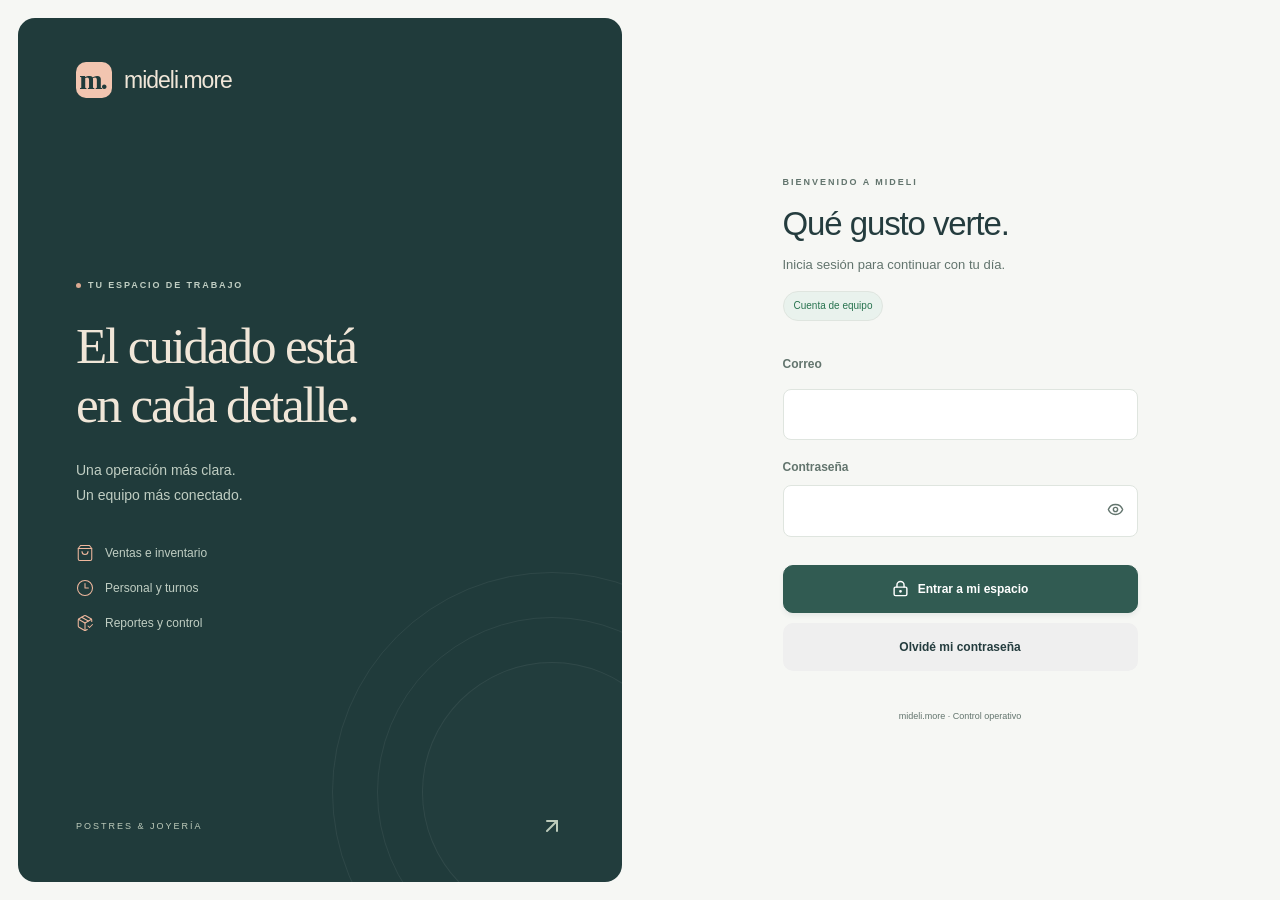
<file: index.html>
<!doctype html><html lang="es"><head><meta charset="UTF-8"/><meta name="viewport" content="width=device-width,initial-scale=1,viewport-fit=cover"/><meta name="theme-color" content="#203b3b"/><meta name="description" content="Control operativo de Mideli: turnos, ventas e inventario"/><link rel="icon" type="image/svg+xml" href="/icons/brand.svg"/><link rel="apple-touch-icon" href="/icons/icon-192.png"/><link rel="manifest" href="/manifest.webmanifest"/><title>Mideli Control</title>  <script type="module" crossorigin src="/assets/index-CFyYdUwF.js"></script>
  <link rel="stylesheet" crossorigin href="/assets/index-m8QHWDrL.css">
</head><body><div id="root"></div></body></html>
</file>
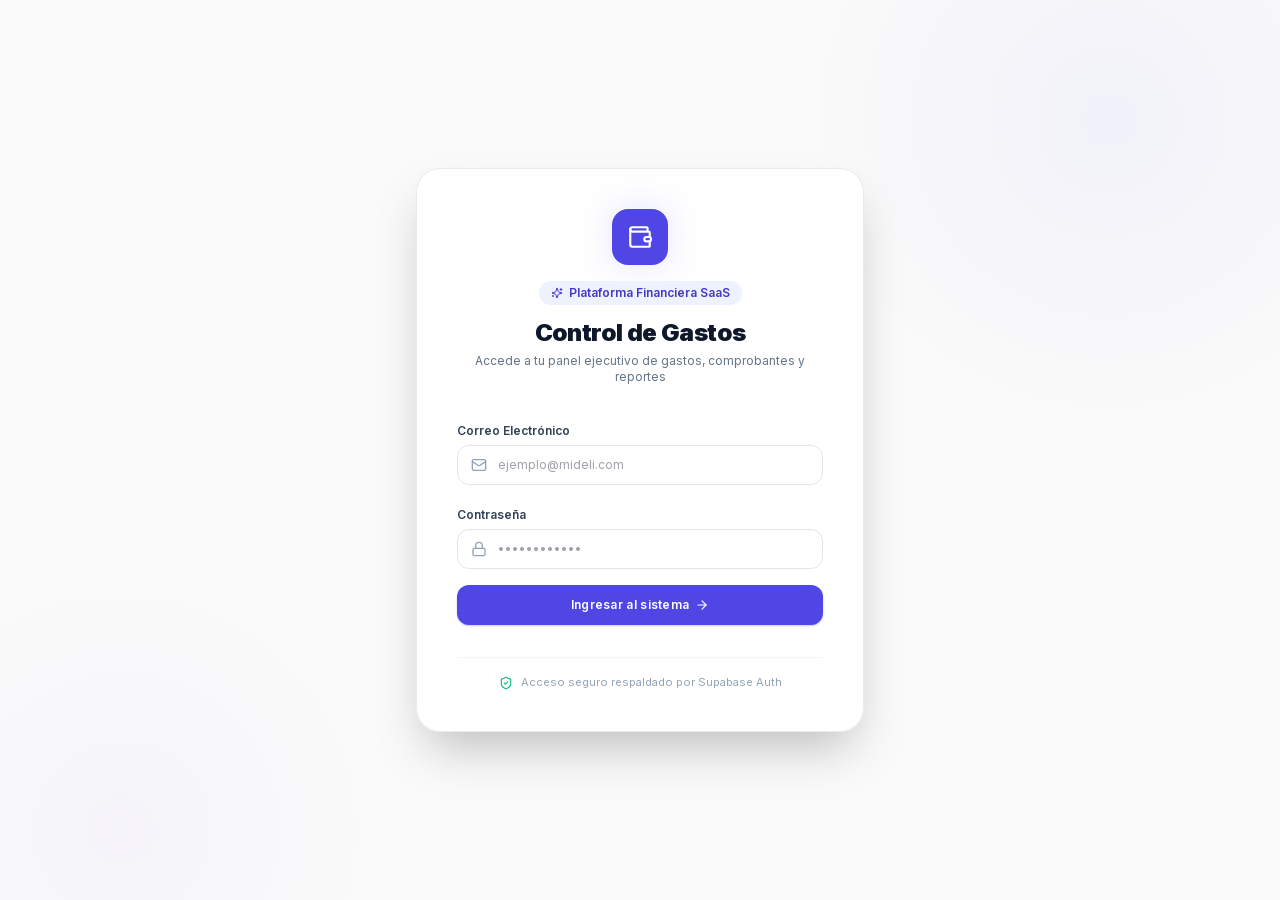
<file: gastos/index.html>
<!DOCTYPE html><!--6S_ZXK0OplpVNdO__16yr--><html id="__next_error__"><head><script>if(window.location.pathname.endsWith("/gastos/") || window.location.pathname.endsWith("/gastos")){window.location.replace("./login.html");}</script><meta charSet="utf-8"/><meta name="viewport" content="width=device-width, initial-scale=1"/><link rel="preload" as="script" fetchPriority="low" href="/gastos/_next/static/chunks/webpack-2f34eddc85b61558.js"/><script src="/gastos/_next/static/chunks/4bd1b696-409494caf8c83275.js" async=""></script><script src="/gastos/_next/static/chunks/255-8b1af036c645ecd4.js" async=""></script><script src="/gastos/_next/static/chunks/main-app-ff45431d2acecfaa.js" async=""></script><title>Control de Gastos</title><meta name="description" content="Plataforma financiera empresarial de control de gastos"/><link rel="manifest" href="/gastos/manifest.webmanifest"/><script src="/gastos/_next/static/chunks/polyfills-42372ed130431b0a.js" noModule=""></script></head><body><div hidden=""><!--$--><!--/$--></div><script src="/gastos/_next/static/chunks/webpack-2f34eddc85b61558.js" id="_R_" async=""></script><script>(self.__next_f=self.__next_f||[]).push([0])</script><script>self.__next_f.push([1,"1:\"$Sreact.fragment\"\n2:I[81901,[\"177\",\"static/chunks/app/layout-81e6e283536cd316.js\"],\"ThemeProvider\"]\n3:I[9766,[],\"\"]\n4:I[98924,[],\"\"]\n6:I[24431,[],\"OutletBoundary\"]\n8:I[15278,[],\"AsyncMetadataOutlet\"]\na:I[24431,[],\"ViewportBoundary\"]\nc:I[24431,[],\"MetadataBoundary\"]\nd:\"$Sreact.suspense\"\nf:I[57150,[],\"\"]\n:HL[\"/gastos/_next/static/css/1d763f68a91e16a6.css\",\"style\"]\n"])</script><script>self.__next_f.push([1,"0:{\"P\":null,\"b\":\"6S_ZXK0OplpVNdO-_16yr\",\"p\":\"/gastos\",\"c\":[\"\",\"\"],\"i\":false,\"f\":[[[\"\",{\"children\":[\"__PAGE__\",{}]},\"$undefined\",\"$undefined\",true],[\"\",[\"$\",\"$1\",\"c\",{\"children\":[[[\"$\",\"link\",\"0\",{\"rel\":\"stylesheet\",\"href\":\"/gastos/_next/static/css/1d763f68a91e16a6.css\",\"precedence\":\"next\",\"crossOrigin\":\"$undefined\",\"nonce\":\"$undefined\"}]],[\"$\",\"html\",null,{\"lang\":\"es\",\"suppressHydrationWarning\":true,\"className\":\"__variable_d6f194\",\"children\":[\"$\",\"body\",null,{\"children\":[\"$\",\"$L2\",null,{\"children\":[\"$\",\"$L3\",null,{\"parallelRouterKey\":\"children\",\"error\":\"$undefined\",\"errorStyles\":\"$undefined\",\"errorScripts\":\"$undefined\",\"template\":[\"$\",\"$L4\",null,{}],\"templateStyles\":\"$undefined\",\"templateScripts\":\"$undefined\",\"notFound\":[[[\"$\",\"title\",null,{\"children\":\"404: This page could not be found.\"}],[\"$\",\"div\",null,{\"style\":{\"fontFamily\":\"system-ui,\\\"Segoe UI\\\",Roboto,Helvetica,Arial,sans-serif,\\\"Apple Color Emoji\\\",\\\"Segoe UI Emoji\\\"\",\"height\":\"100vh\",\"textAlign\":\"center\",\"display\":\"flex\",\"flexDirection\":\"column\",\"alignItems\":\"center\",\"justifyContent\":\"center\"},\"children\":[\"$\",\"div\",null,{\"children\":[[\"$\",\"style\",null,{\"dangerouslySetInnerHTML\":{\"__html\":\"body{color:#000;background:#fff;margin:0}.next-error-h1{border-right:1px solid rgba(0,0,0,.3)}@media (prefers-color-scheme:dark){body{color:#fff;background:#000}.next-error-h1{border-right:1px solid rgba(255,255,255,.3)}}\"}}],[\"$\",\"h1\",null,{\"className\":\"next-error-h1\",\"style\":{\"display\":\"inline-block\",\"margin\":\"0 20px 0 0\",\"padding\":\"0 23px 0 0\",\"fontSize\":24,\"fontWeight\":500,\"verticalAlign\":\"top\",\"lineHeight\":\"49px\"},\"children\":404}],[\"$\",\"div\",null,{\"style\":{\"display\":\"inline-block\"},\"children\":[\"$\",\"h2\",null,{\"style\":{\"fontSize\":14,\"fontWeight\":400,\"lineHeight\":\"49px\",\"margin\":0},\"children\":\"This page could not be found.\"}]}]]}]}]],[]],\"forbidden\":\"$undefined\",\"unauthorized\":\"$undefined\"}]}]}]}]]}],{\"children\":[\"__PAGE__\",[\"$\",\"$1\",\"c\",{\"children\":[\"$L5\",null,[\"$\",\"$L6\",null,{\"children\":[\"$L7\",[\"$\",\"$L8\",null,{\"promise\":\"$@9\"}]]}]]}],{},null,false]},null,false],[\"$\",\"$1\",\"h\",{\"children\":[null,[[\"$\",\"$La\",null,{\"children\":\"$Lb\"}],null],[\"$\",\"$Lc\",null,{\"children\":[\"$\",\"div\",null,{\"hidden\":true,\"children\":[\"$\",\"$d\",null,{\"fallback\":null,\"children\":\"$Le\"}]}]}]]}],false]],\"m\":\"$undefined\",\"G\":[\"$f\",[]],\"s\":false,\"S\":true}\n"])</script><script>self.__next_f.push([1,"5:E{\"digest\":\"NEXT_REDIRECT;replace;/dashboard;307;\"}\n"])</script><script>self.__next_f.push([1,"b:[[\"$\",\"meta\",\"0\",{\"charSet\":\"utf-8\"}],[\"$\",\"meta\",\"1\",{\"name\":\"viewport\",\"content\":\"width=device-width, initial-scale=1\"}]]\n7:null\n"])</script><script>self.__next_f.push([1,"9:{\"metadata\":[[\"$\",\"title\",\"0\",{\"children\":\"Control de Gastos\"}],[\"$\",\"meta\",\"1\",{\"name\":\"description\",\"content\":\"Plataforma financiera empresarial de control de gastos\"}],[\"$\",\"link\",\"2\",{\"rel\":\"manifest\",\"href\":\"/gastos/manifest.webmanifest\",\"crossOrigin\":\"$undefined\"}]],\"error\":null,\"digest\":\"$undefined\"}\n"])</script><script>self.__next_f.push([1,"e:\"$9:metadata\"\n"])</script></body></html>
</file>
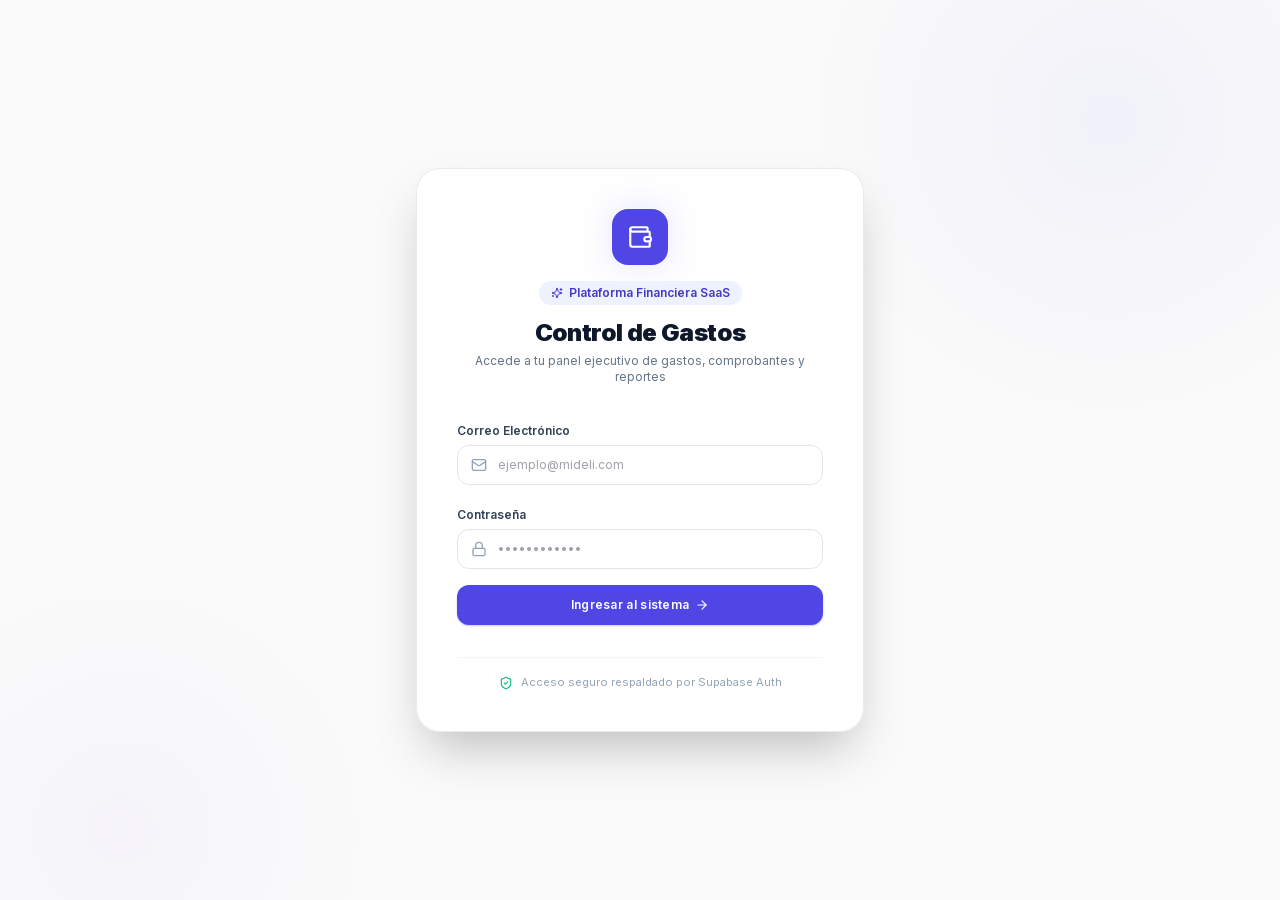
<file: gastos/categorias.html>
<!DOCTYPE html><!--6S_ZXK0OplpVNdO__16yr--><html lang="es" class="__variable_d6f194"><head><meta charSet="utf-8"/><meta name="viewport" content="width=device-width, initial-scale=1"/><link rel="stylesheet" href="/gastos/_next/static/css/1d763f68a91e16a6.css" data-precedence="next"/><link rel="preload" as="script" fetchPriority="low" href="/gastos/_next/static/chunks/webpack-2f34eddc85b61558.js"/><script src="/gastos/_next/static/chunks/4bd1b696-409494caf8c83275.js" async=""></script><script src="/gastos/_next/static/chunks/255-8b1af036c645ecd4.js" async=""></script><script src="/gastos/_next/static/chunks/main-app-ff45431d2acecfaa.js" async=""></script><script src="/gastos/_next/static/chunks/app/layout-81e6e283536cd316.js" async=""></script><script src="/gastos/_next/static/chunks/44530001-bbbf26067bd4d542.js" async=""></script><script src="/gastos/_next/static/chunks/60-10f6c5c410a8a087.js" async=""></script><script src="/gastos/_next/static/chunks/362-51c7ba7a0e15d21a.js" async=""></script><script src="/gastos/_next/static/chunks/702-d0f821d6ffc05164.js" async=""></script><script src="/gastos/_next/static/chunks/app/categorias/page-4a2f16fa914bc26c.js" async=""></script><title>Control de Gastos</title><meta name="description" content="Plataforma financiera empresarial de control de gastos"/><link rel="manifest" href="/gastos/manifest.webmanifest"/><script src="/gastos/_next/static/chunks/polyfills-42372ed130431b0a.js" noModule=""></script></head><body><div hidden=""><!--$--><!--/$--></div><div class="flex min-h-screen items-center justify-center"><div class="flex flex-col items-center gap-3"><div class="h-8 w-8 animate-spin rounded-full border-2 border-[var(--border-default)] border-t-brand-500"></div><p class="text-sm text-[var(--fg-subtle)]">Comprobando sesión…</p></div></div><!--$--><!--/$--><script src="/gastos/_next/static/chunks/webpack-2f34eddc85b61558.js" id="_R_" async=""></script><script>(self.__next_f=self.__next_f||[]).push([0])</script><script>self.__next_f.push([1,"1:\"$Sreact.fragment\"\n2:I[81901,[\"177\",\"static/chunks/app/layout-81e6e283536cd316.js\"],\"ThemeProvider\"]\n3:I[9766,[],\"\"]\n4:I[98924,[],\"\"]\n5:I[81959,[],\"ClientPageRoot\"]\n6:I[60259,[\"730\",\"static/chunks/44530001-bbbf26067bd4d542.js\",\"60\",\"static/chunks/60-10f6c5c410a8a087.js\",\"362\",\"static/chunks/362-51c7ba7a0e15d21a.js\",\"702\",\"static/chunks/702-d0f821d6ffc05164.js\",\"183\",\"static/chunks/app/categorias/page-4a2f16fa914bc26c.js\"],\"default\"]\n9:I[24431,[],\"OutletBoundary\"]\nb:I[15278,[],\"AsyncMetadataOutlet\"]\nd:I[24431,[],\"ViewportBoundary\"]\nf:I[24431,[],\"MetadataBoundary\"]\n10:\"$Sreact.suspense\"\n12:I[57150,[],\"\"]\n:HL[\"/gastos/_next/static/css/1d763f68a91e16a6.css\",\"style\"]\n"])</script><script>self.__next_f.push([1,"0:{\"P\":null,\"b\":\"6S_ZXK0OplpVNdO-_16yr\",\"p\":\"/gastos\",\"c\":[\"\",\"categorias\"],\"i\":false,\"f\":[[[\"\",{\"children\":[\"categorias\",{\"children\":[\"__PAGE__\",{}]}]},\"$undefined\",\"$undefined\",true],[\"\",[\"$\",\"$1\",\"c\",{\"children\":[[[\"$\",\"link\",\"0\",{\"rel\":\"stylesheet\",\"href\":\"/gastos/_next/static/css/1d763f68a91e16a6.css\",\"precedence\":\"next\",\"crossOrigin\":\"$undefined\",\"nonce\":\"$undefined\"}]],[\"$\",\"html\",null,{\"lang\":\"es\",\"suppressHydrationWarning\":true,\"className\":\"__variable_d6f194\",\"children\":[\"$\",\"body\",null,{\"children\":[\"$\",\"$L2\",null,{\"children\":[\"$\",\"$L3\",null,{\"parallelRouterKey\":\"children\",\"error\":\"$undefined\",\"errorStyles\":\"$undefined\",\"errorScripts\":\"$undefined\",\"template\":[\"$\",\"$L4\",null,{}],\"templateStyles\":\"$undefined\",\"templateScripts\":\"$undefined\",\"notFound\":[[[\"$\",\"title\",null,{\"children\":\"404: This page could not be found.\"}],[\"$\",\"div\",null,{\"style\":{\"fontFamily\":\"system-ui,\\\"Segoe UI\\\",Roboto,Helvetica,Arial,sans-serif,\\\"Apple Color Emoji\\\",\\\"Segoe UI Emoji\\\"\",\"height\":\"100vh\",\"textAlign\":\"center\",\"display\":\"flex\",\"flexDirection\":\"column\",\"alignItems\":\"center\",\"justifyContent\":\"center\"},\"children\":[\"$\",\"div\",null,{\"children\":[[\"$\",\"style\",null,{\"dangerouslySetInnerHTML\":{\"__html\":\"body{color:#000;background:#fff;margin:0}.next-error-h1{border-right:1px solid rgba(0,0,0,.3)}@media (prefers-color-scheme:dark){body{color:#fff;background:#000}.next-error-h1{border-right:1px solid rgba(255,255,255,.3)}}\"}}],[\"$\",\"h1\",null,{\"className\":\"next-error-h1\",\"style\":{\"display\":\"inline-block\",\"margin\":\"0 20px 0 0\",\"padding\":\"0 23px 0 0\",\"fontSize\":24,\"fontWeight\":500,\"verticalAlign\":\"top\",\"lineHeight\":\"49px\"},\"children\":404}],[\"$\",\"div\",null,{\"style\":{\"display\":\"inline-block\"},\"children\":[\"$\",\"h2\",null,{\"style\":{\"fontSize\":14,\"fontWeight\":400,\"lineHeight\":\"49px\",\"margin\":0},\"children\":\"This page could not be found.\"}]}]]}]}]],[]],\"forbidden\":\"$undefined\",\"unauthorized\":\"$undefined\"}]}]}]}]]}],{\"children\":[\"categorias\",[\"$\",\"$1\",\"c\",{\"children\":[null,[\"$\",\"$L3\",null,{\"parallelRouterKey\":\"children\",\"error\":\"$undefined\",\"errorStyles\":\"$undefined\",\"errorScripts\":\"$undefined\",\"template\":[\"$\",\"$L4\",null,{}],\"templateStyles\":\"$undefined\",\"templateScripts\":\"$undefined\",\"notFound\":\"$undefined\",\"forbidden\":\"$undefined\",\"unauthorized\":\"$undefined\"}]]}],{\"children\":[\"__PAGE__\",[\"$\",\"$1\",\"c\",{\"children\":[[\"$\",\"$L5\",null,{\"Component\":\"$6\",\"searchParams\":{},\"params\":{},\"promises\":[\"$@7\",\"$@8\"]}],null,[\"$\",\"$L9\",null,{\"children\":[\"$La\",[\"$\",\"$Lb\",null,{\"promise\":\"$@c\"}]]}]]}],{},null,false]},null,false]},null,false],[\"$\",\"$1\",\"h\",{\"children\":[null,[[\"$\",\"$Ld\",null,{\"children\":\"$Le\"}],null],[\"$\",\"$Lf\",null,{\"children\":[\"$\",\"div\",null,{\"hidden\":true,\"children\":[\"$\",\"$10\",null,{\"fallback\":null,\"children\":\"$L11\"}]}]}]]}],false]],\"m\":\"$undefined\",\"G\":[\"$12\",[]],\"s\":false,\"S\":true}\n"])</script><script>self.__next_f.push([1,"7:{}\n8:\"$0:f:0:1:2:children:2:children:1:props:children:0:props:params\"\n"])</script><script>self.__next_f.push([1,"e:[[\"$\",\"meta\",\"0\",{\"charSet\":\"utf-8\"}],[\"$\",\"meta\",\"1\",{\"name\":\"viewport\",\"content\":\"width=device-width, initial-scale=1\"}]]\na:null\n"])</script><script>self.__next_f.push([1,"c:{\"metadata\":[[\"$\",\"title\",\"0\",{\"children\":\"Control de Gastos\"}],[\"$\",\"meta\",\"1\",{\"name\":\"description\",\"content\":\"Plataforma financiera empresarial de control de gastos\"}],[\"$\",\"link\",\"2\",{\"rel\":\"manifest\",\"href\":\"/gastos/manifest.webmanifest\",\"crossOrigin\":\"$undefined\"}]],\"error\":null,\"digest\":\"$undefined\"}\n"])</script><script>self.__next_f.push([1,"11:\"$c:metadata\"\n"])</script></body></html>
</file>
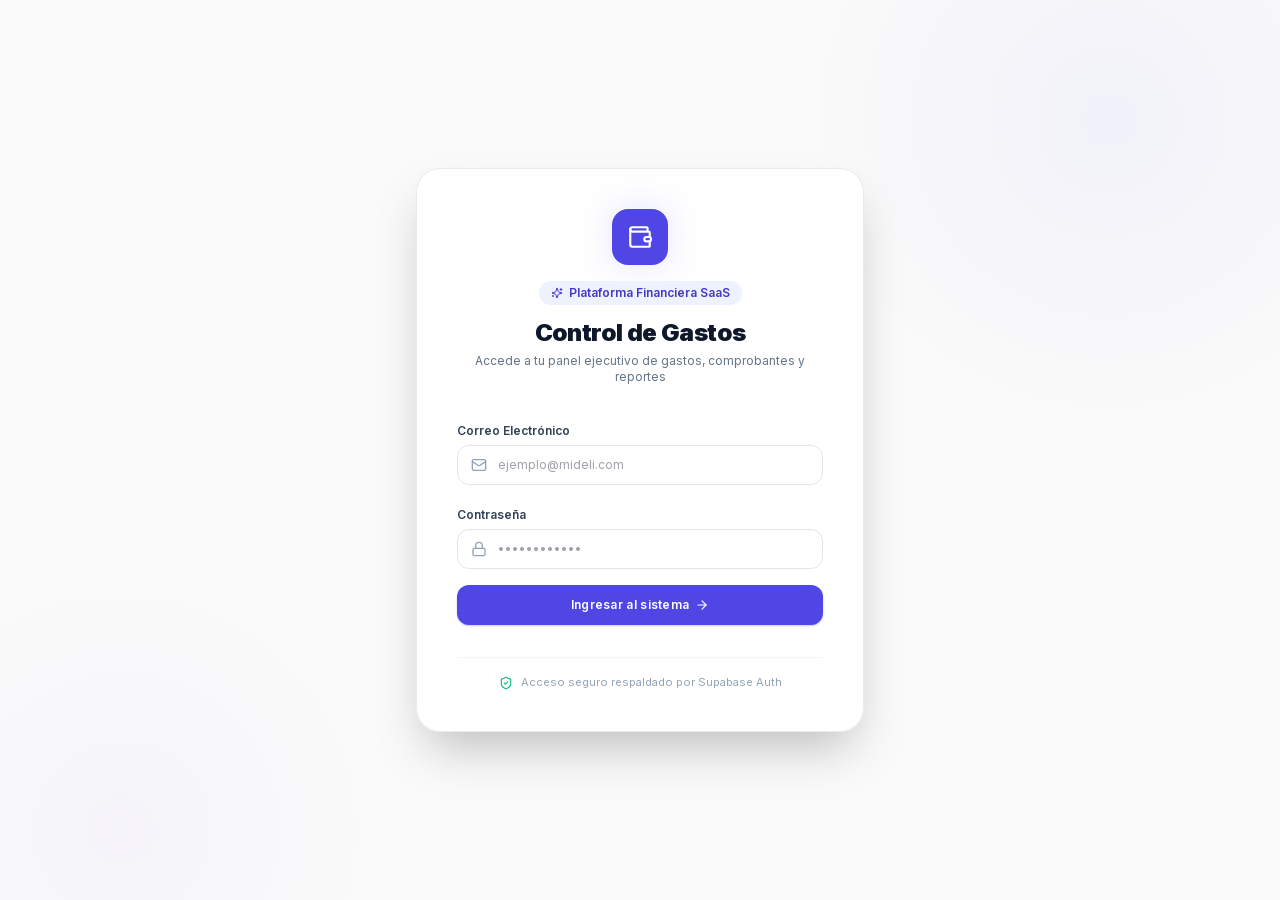
<file: gastos/comprobantes.html>
<!DOCTYPE html><!--6S_ZXK0OplpVNdO__16yr--><html lang="es" class="__variable_d6f194"><head><meta charSet="utf-8"/><meta name="viewport" content="width=device-width, initial-scale=1"/><link rel="stylesheet" href="/gastos/_next/static/css/1d763f68a91e16a6.css" data-precedence="next"/><link rel="preload" as="script" fetchPriority="low" href="/gastos/_next/static/chunks/webpack-2f34eddc85b61558.js"/><script src="/gastos/_next/static/chunks/4bd1b696-409494caf8c83275.js" async=""></script><script src="/gastos/_next/static/chunks/255-8b1af036c645ecd4.js" async=""></script><script src="/gastos/_next/static/chunks/main-app-ff45431d2acecfaa.js" async=""></script><script src="/gastos/_next/static/chunks/app/layout-81e6e283536cd316.js" async=""></script><script src="/gastos/_next/static/chunks/44530001-bbbf26067bd4d542.js" async=""></script><script src="/gastos/_next/static/chunks/60-10f6c5c410a8a087.js" async=""></script><script src="/gastos/_next/static/chunks/362-51c7ba7a0e15d21a.js" async=""></script><script src="/gastos/_next/static/chunks/702-d0f821d6ffc05164.js" async=""></script><script src="/gastos/_next/static/chunks/app/comprobantes/page-d4bdd47260b9b247.js" async=""></script><title>Control de Gastos</title><meta name="description" content="Plataforma financiera empresarial de control de gastos"/><link rel="manifest" href="/gastos/manifest.webmanifest"/><script src="/gastos/_next/static/chunks/polyfills-42372ed130431b0a.js" noModule=""></script></head><body><div hidden=""><!--$--><!--/$--></div><div class="flex min-h-screen items-center justify-center"><div class="flex flex-col items-center gap-3"><div class="h-8 w-8 animate-spin rounded-full border-2 border-[var(--border-default)] border-t-brand-500"></div><p class="text-sm text-[var(--fg-subtle)]">Comprobando sesión…</p></div></div><!--$--><!--/$--><script src="/gastos/_next/static/chunks/webpack-2f34eddc85b61558.js" id="_R_" async=""></script><script>(self.__next_f=self.__next_f||[]).push([0])</script><script>self.__next_f.push([1,"1:\"$Sreact.fragment\"\n2:I[81901,[\"177\",\"static/chunks/app/layout-81e6e283536cd316.js\"],\"ThemeProvider\"]\n3:I[9766,[],\"\"]\n4:I[98924,[],\"\"]\n5:I[81959,[],\"ClientPageRoot\"]\n6:I[76460,[\"730\",\"static/chunks/44530001-bbbf26067bd4d542.js\",\"60\",\"static/chunks/60-10f6c5c410a8a087.js\",\"362\",\"static/chunks/362-51c7ba7a0e15d21a.js\",\"702\",\"static/chunks/702-d0f821d6ffc05164.js\",\"972\",\"static/chunks/app/comprobantes/page-d4bdd47260b9b247.js\"],\"default\"]\n9:I[24431,[],\"OutletBoundary\"]\nb:I[15278,[],\"AsyncMetadataOutlet\"]\nd:I[24431,[],\"ViewportBoundary\"]\nf:I[24431,[],\"MetadataBoundary\"]\n10:\"$Sreact.suspense\"\n12:I[57150,[],\"\"]\n:HL[\"/gastos/_next/static/css/1d763f68a91e16a6.css\",\"style\"]\n"])</script><script>self.__next_f.push([1,"0:{\"P\":null,\"b\":\"6S_ZXK0OplpVNdO-_16yr\",\"p\":\"/gastos\",\"c\":[\"\",\"comprobantes\"],\"i\":false,\"f\":[[[\"\",{\"children\":[\"comprobantes\",{\"children\":[\"__PAGE__\",{}]}]},\"$undefined\",\"$undefined\",true],[\"\",[\"$\",\"$1\",\"c\",{\"children\":[[[\"$\",\"link\",\"0\",{\"rel\":\"stylesheet\",\"href\":\"/gastos/_next/static/css/1d763f68a91e16a6.css\",\"precedence\":\"next\",\"crossOrigin\":\"$undefined\",\"nonce\":\"$undefined\"}]],[\"$\",\"html\",null,{\"lang\":\"es\",\"suppressHydrationWarning\":true,\"className\":\"__variable_d6f194\",\"children\":[\"$\",\"body\",null,{\"children\":[\"$\",\"$L2\",null,{\"children\":[\"$\",\"$L3\",null,{\"parallelRouterKey\":\"children\",\"error\":\"$undefined\",\"errorStyles\":\"$undefined\",\"errorScripts\":\"$undefined\",\"template\":[\"$\",\"$L4\",null,{}],\"templateStyles\":\"$undefined\",\"templateScripts\":\"$undefined\",\"notFound\":[[[\"$\",\"title\",null,{\"children\":\"404: This page could not be found.\"}],[\"$\",\"div\",null,{\"style\":{\"fontFamily\":\"system-ui,\\\"Segoe UI\\\",Roboto,Helvetica,Arial,sans-serif,\\\"Apple Color Emoji\\\",\\\"Segoe UI Emoji\\\"\",\"height\":\"100vh\",\"textAlign\":\"center\",\"display\":\"flex\",\"flexDirection\":\"column\",\"alignItems\":\"center\",\"justifyContent\":\"center\"},\"children\":[\"$\",\"div\",null,{\"children\":[[\"$\",\"style\",null,{\"dangerouslySetInnerHTML\":{\"__html\":\"body{color:#000;background:#fff;margin:0}.next-error-h1{border-right:1px solid rgba(0,0,0,.3)}@media (prefers-color-scheme:dark){body{color:#fff;background:#000}.next-error-h1{border-right:1px solid rgba(255,255,255,.3)}}\"}}],[\"$\",\"h1\",null,{\"className\":\"next-error-h1\",\"style\":{\"display\":\"inline-block\",\"margin\":\"0 20px 0 0\",\"padding\":\"0 23px 0 0\",\"fontSize\":24,\"fontWeight\":500,\"verticalAlign\":\"top\",\"lineHeight\":\"49px\"},\"children\":404}],[\"$\",\"div\",null,{\"style\":{\"display\":\"inline-block\"},\"children\":[\"$\",\"h2\",null,{\"style\":{\"fontSize\":14,\"fontWeight\":400,\"lineHeight\":\"49px\",\"margin\":0},\"children\":\"This page could not be found.\"}]}]]}]}]],[]],\"forbidden\":\"$undefined\",\"unauthorized\":\"$undefined\"}]}]}]}]]}],{\"children\":[\"comprobantes\",[\"$\",\"$1\",\"c\",{\"children\":[null,[\"$\",\"$L3\",null,{\"parallelRouterKey\":\"children\",\"error\":\"$undefined\",\"errorStyles\":\"$undefined\",\"errorScripts\":\"$undefined\",\"template\":[\"$\",\"$L4\",null,{}],\"templateStyles\":\"$undefined\",\"templateScripts\":\"$undefined\",\"notFound\":\"$undefined\",\"forbidden\":\"$undefined\",\"unauthorized\":\"$undefined\"}]]}],{\"children\":[\"__PAGE__\",[\"$\",\"$1\",\"c\",{\"children\":[[\"$\",\"$L5\",null,{\"Component\":\"$6\",\"searchParams\":{},\"params\":{},\"promises\":[\"$@7\",\"$@8\"]}],null,[\"$\",\"$L9\",null,{\"children\":[\"$La\",[\"$\",\"$Lb\",null,{\"promise\":\"$@c\"}]]}]]}],{},null,false]},null,false]},null,false],[\"$\",\"$1\",\"h\",{\"children\":[null,[[\"$\",\"$Ld\",null,{\"children\":\"$Le\"}],null],[\"$\",\"$Lf\",null,{\"children\":[\"$\",\"div\",null,{\"hidden\":true,\"children\":[\"$\",\"$10\",null,{\"fallback\":null,\"children\":\"$L11\"}]}]}]]}],false]],\"m\":\"$undefined\",\"G\":[\"$12\",[]],\"s\":false,\"S\":true}\n"])</script><script>self.__next_f.push([1,"7:{}\n8:\"$0:f:0:1:2:children:2:children:1:props:children:0:props:params\"\n"])</script><script>self.__next_f.push([1,"e:[[\"$\",\"meta\",\"0\",{\"charSet\":\"utf-8\"}],[\"$\",\"meta\",\"1\",{\"name\":\"viewport\",\"content\":\"width=device-width, initial-scale=1\"}]]\na:null\n"])</script><script>self.__next_f.push([1,"c:{\"metadata\":[[\"$\",\"title\",\"0\",{\"children\":\"Control de Gastos\"}],[\"$\",\"meta\",\"1\",{\"name\":\"description\",\"content\":\"Plataforma financiera empresarial de control de gastos\"}],[\"$\",\"link\",\"2\",{\"rel\":\"manifest\",\"href\":\"/gastos/manifest.webmanifest\",\"crossOrigin\":\"$undefined\"}]],\"error\":null,\"digest\":\"$undefined\"}\n"])</script><script>self.__next_f.push([1,"11:\"$c:metadata\"\n"])</script></body></html>
</file>
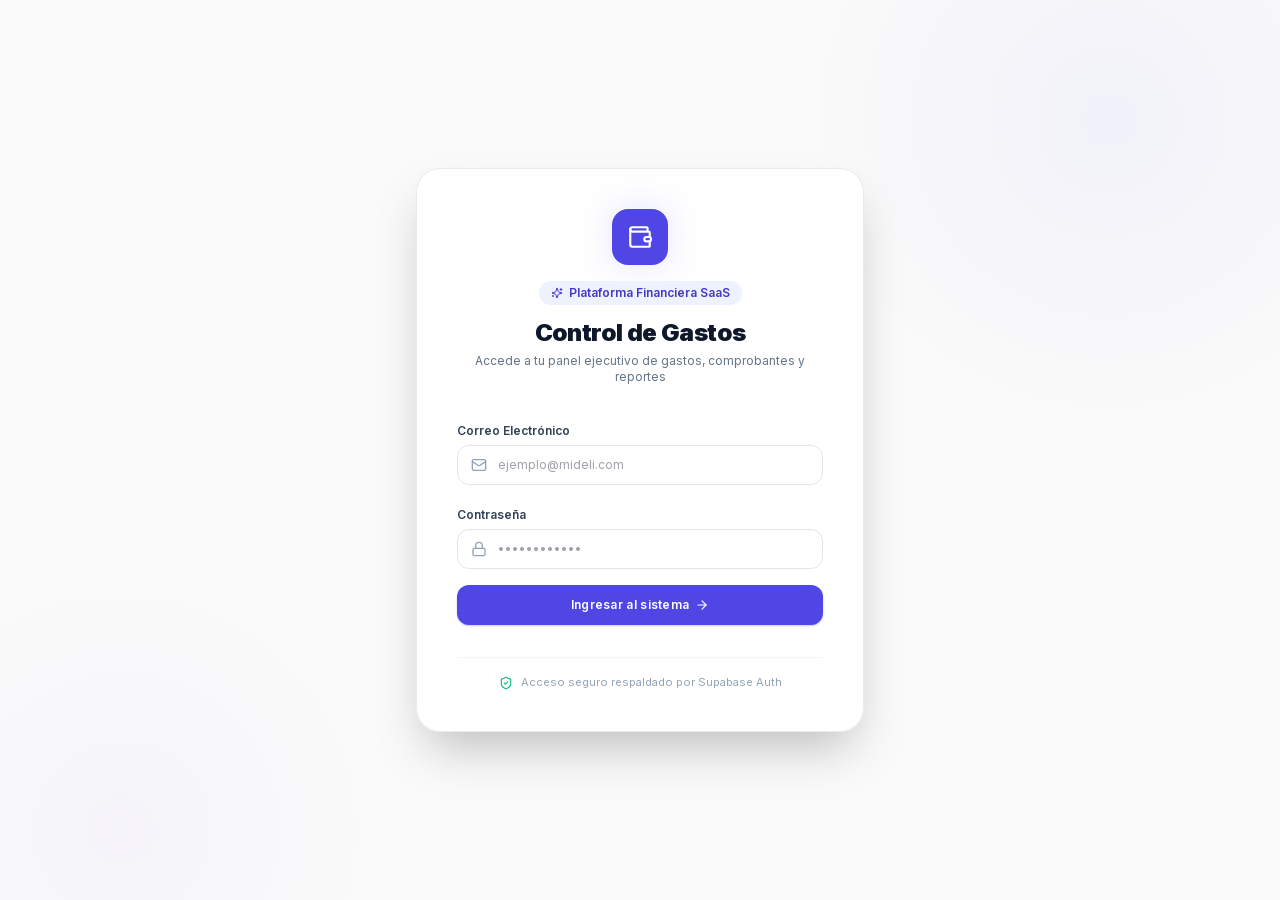
<file: gastos/configuracion.html>
<!DOCTYPE html><!--6S_ZXK0OplpVNdO__16yr--><html lang="es" class="__variable_d6f194"><head><meta charSet="utf-8"/><meta name="viewport" content="width=device-width, initial-scale=1"/><link rel="stylesheet" href="/gastos/_next/static/css/1d763f68a91e16a6.css" data-precedence="next"/><link rel="preload" as="script" fetchPriority="low" href="/gastos/_next/static/chunks/webpack-2f34eddc85b61558.js"/><script src="/gastos/_next/static/chunks/4bd1b696-409494caf8c83275.js" async=""></script><script src="/gastos/_next/static/chunks/255-8b1af036c645ecd4.js" async=""></script><script src="/gastos/_next/static/chunks/main-app-ff45431d2acecfaa.js" async=""></script><script src="/gastos/_next/static/chunks/app/layout-81e6e283536cd316.js" async=""></script><script src="/gastos/_next/static/chunks/44530001-bbbf26067bd4d542.js" async=""></script><script src="/gastos/_next/static/chunks/60-10f6c5c410a8a087.js" async=""></script><script src="/gastos/_next/static/chunks/362-51c7ba7a0e15d21a.js" async=""></script><script src="/gastos/_next/static/chunks/702-d0f821d6ffc05164.js" async=""></script><script src="/gastos/_next/static/chunks/app/configuracion/page-86a5df675ad9062e.js" async=""></script><title>Control de Gastos</title><meta name="description" content="Plataforma financiera empresarial de control de gastos"/><link rel="manifest" href="/gastos/manifest.webmanifest"/><script src="/gastos/_next/static/chunks/polyfills-42372ed130431b0a.js" noModule=""></script></head><body><div hidden=""><!--$--><!--/$--></div><div class="flex min-h-screen items-center justify-center"><div class="flex flex-col items-center gap-3"><div class="h-8 w-8 animate-spin rounded-full border-2 border-[var(--border-default)] border-t-brand-500"></div><p class="text-sm text-[var(--fg-subtle)]">Comprobando sesión…</p></div></div><!--$--><!--/$--><script src="/gastos/_next/static/chunks/webpack-2f34eddc85b61558.js" id="_R_" async=""></script><script>(self.__next_f=self.__next_f||[]).push([0])</script><script>self.__next_f.push([1,"1:\"$Sreact.fragment\"\n2:I[81901,[\"177\",\"static/chunks/app/layout-81e6e283536cd316.js\"],\"ThemeProvider\"]\n3:I[9766,[],\"\"]\n4:I[98924,[],\"\"]\n5:I[81959,[],\"ClientPageRoot\"]\n6:I[76604,[\"730\",\"static/chunks/44530001-bbbf26067bd4d542.js\",\"60\",\"static/chunks/60-10f6c5c410a8a087.js\",\"362\",\"static/chunks/362-51c7ba7a0e15d21a.js\",\"702\",\"static/chunks/702-d0f821d6ffc05164.js\",\"800\",\"static/chunks/app/configuracion/page-86a5df675ad9062e.js\"],\"default\"]\n9:I[24431,[],\"OutletBoundary\"]\nb:I[15278,[],\"AsyncMetadataOutlet\"]\nd:I[24431,[],\"ViewportBoundary\"]\nf:I[24431,[],\"MetadataBoundary\"]\n10:\"$Sreact.suspense\"\n12:I[57150,[],\"\"]\n:HL[\"/gastos/_next/static/css/1d763f68a91e16a6.css\",\"style\"]\n"])</script><script>self.__next_f.push([1,"0:{\"P\":null,\"b\":\"6S_ZXK0OplpVNdO-_16yr\",\"p\":\"/gastos\",\"c\":[\"\",\"configuracion\"],\"i\":false,\"f\":[[[\"\",{\"children\":[\"configuracion\",{\"children\":[\"__PAGE__\",{}]}]},\"$undefined\",\"$undefined\",true],[\"\",[\"$\",\"$1\",\"c\",{\"children\":[[[\"$\",\"link\",\"0\",{\"rel\":\"stylesheet\",\"href\":\"/gastos/_next/static/css/1d763f68a91e16a6.css\",\"precedence\":\"next\",\"crossOrigin\":\"$undefined\",\"nonce\":\"$undefined\"}]],[\"$\",\"html\",null,{\"lang\":\"es\",\"suppressHydrationWarning\":true,\"className\":\"__variable_d6f194\",\"children\":[\"$\",\"body\",null,{\"children\":[\"$\",\"$L2\",null,{\"children\":[\"$\",\"$L3\",null,{\"parallelRouterKey\":\"children\",\"error\":\"$undefined\",\"errorStyles\":\"$undefined\",\"errorScripts\":\"$undefined\",\"template\":[\"$\",\"$L4\",null,{}],\"templateStyles\":\"$undefined\",\"templateScripts\":\"$undefined\",\"notFound\":[[[\"$\",\"title\",null,{\"children\":\"404: This page could not be found.\"}],[\"$\",\"div\",null,{\"style\":{\"fontFamily\":\"system-ui,\\\"Segoe UI\\\",Roboto,Helvetica,Arial,sans-serif,\\\"Apple Color Emoji\\\",\\\"Segoe UI Emoji\\\"\",\"height\":\"100vh\",\"textAlign\":\"center\",\"display\":\"flex\",\"flexDirection\":\"column\",\"alignItems\":\"center\",\"justifyContent\":\"center\"},\"children\":[\"$\",\"div\",null,{\"children\":[[\"$\",\"style\",null,{\"dangerouslySetInnerHTML\":{\"__html\":\"body{color:#000;background:#fff;margin:0}.next-error-h1{border-right:1px solid rgba(0,0,0,.3)}@media (prefers-color-scheme:dark){body{color:#fff;background:#000}.next-error-h1{border-right:1px solid rgba(255,255,255,.3)}}\"}}],[\"$\",\"h1\",null,{\"className\":\"next-error-h1\",\"style\":{\"display\":\"inline-block\",\"margin\":\"0 20px 0 0\",\"padding\":\"0 23px 0 0\",\"fontSize\":24,\"fontWeight\":500,\"verticalAlign\":\"top\",\"lineHeight\":\"49px\"},\"children\":404}],[\"$\",\"div\",null,{\"style\":{\"display\":\"inline-block\"},\"children\":[\"$\",\"h2\",null,{\"style\":{\"fontSize\":14,\"fontWeight\":400,\"lineHeight\":\"49px\",\"margin\":0},\"children\":\"This page could not be found.\"}]}]]}]}]],[]],\"forbidden\":\"$undefined\",\"unauthorized\":\"$undefined\"}]}]}]}]]}],{\"children\":[\"configuracion\",[\"$\",\"$1\",\"c\",{\"children\":[null,[\"$\",\"$L3\",null,{\"parallelRouterKey\":\"children\",\"error\":\"$undefined\",\"errorStyles\":\"$undefined\",\"errorScripts\":\"$undefined\",\"template\":[\"$\",\"$L4\",null,{}],\"templateStyles\":\"$undefined\",\"templateScripts\":\"$undefined\",\"notFound\":\"$undefined\",\"forbidden\":\"$undefined\",\"unauthorized\":\"$undefined\"}]]}],{\"children\":[\"__PAGE__\",[\"$\",\"$1\",\"c\",{\"children\":[[\"$\",\"$L5\",null,{\"Component\":\"$6\",\"searchParams\":{},\"params\":{},\"promises\":[\"$@7\",\"$@8\"]}],null,[\"$\",\"$L9\",null,{\"children\":[\"$La\",[\"$\",\"$Lb\",null,{\"promise\":\"$@c\"}]]}]]}],{},null,false]},null,false]},null,false],[\"$\",\"$1\",\"h\",{\"children\":[null,[[\"$\",\"$Ld\",null,{\"children\":\"$Le\"}],null],[\"$\",\"$Lf\",null,{\"children\":[\"$\",\"div\",null,{\"hidden\":true,\"children\":[\"$\",\"$10\",null,{\"fallback\":null,\"children\":\"$L11\"}]}]}]]}],false]],\"m\":\"$undefined\",\"G\":[\"$12\",[]],\"s\":false,\"S\":true}\n"])</script><script>self.__next_f.push([1,"7:{}\n8:\"$0:f:0:1:2:children:2:children:1:props:children:0:props:params\"\n"])</script><script>self.__next_f.push([1,"e:[[\"$\",\"meta\",\"0\",{\"charSet\":\"utf-8\"}],[\"$\",\"meta\",\"1\",{\"name\":\"viewport\",\"content\":\"width=device-width, initial-scale=1\"}]]\na:null\n"])</script><script>self.__next_f.push([1,"c:{\"metadata\":[[\"$\",\"title\",\"0\",{\"children\":\"Control de Gastos\"}],[\"$\",\"meta\",\"1\",{\"name\":\"description\",\"content\":\"Plataforma financiera empresarial de control de gastos\"}],[\"$\",\"link\",\"2\",{\"rel\":\"manifest\",\"href\":\"/gastos/manifest.webmanifest\",\"crossOrigin\":\"$undefined\"}]],\"error\":null,\"digest\":\"$undefined\"}\n"])</script><script>self.__next_f.push([1,"11:\"$c:metadata\"\n"])</script></body></html>
</file>
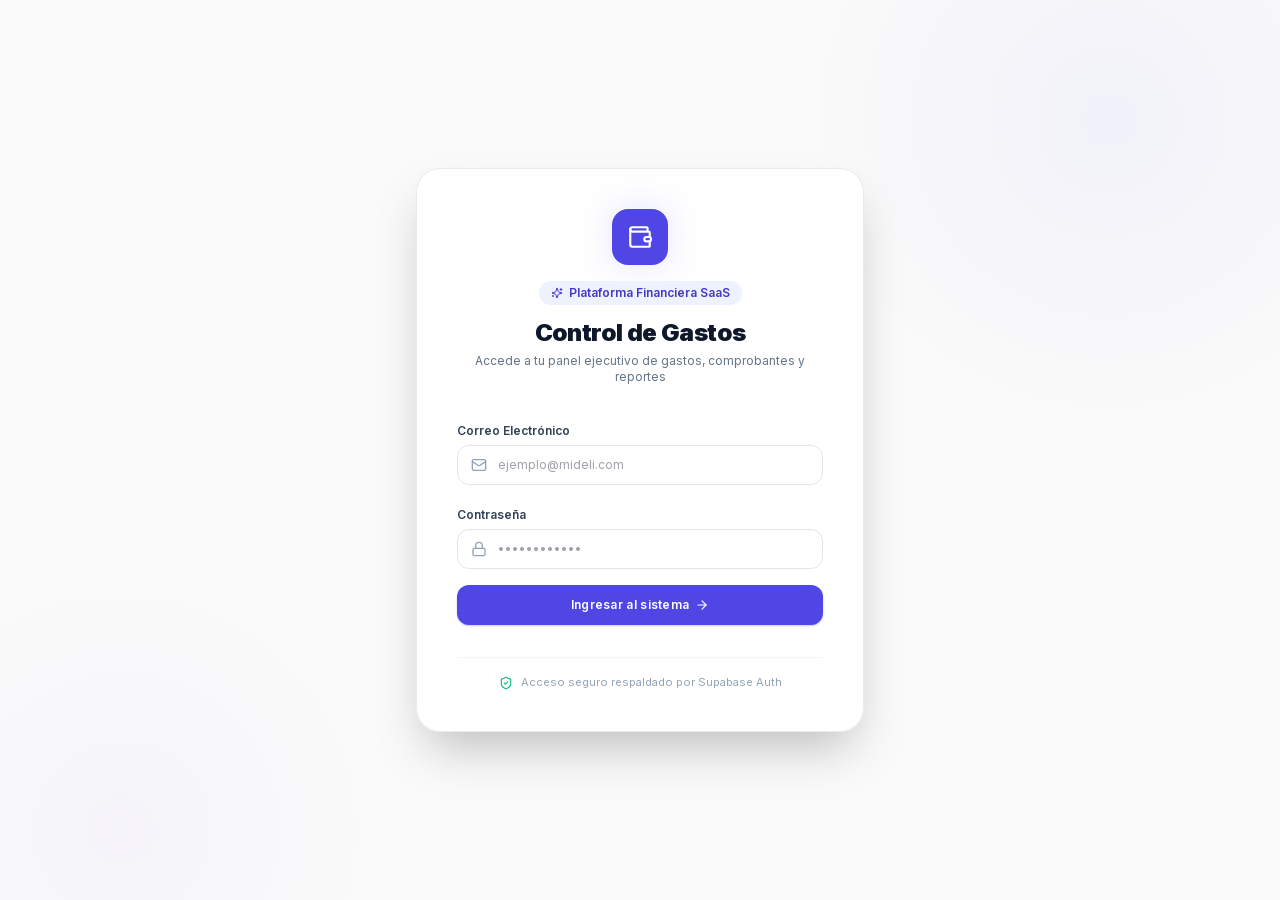
<file: gastos/dashboard.html>
<!DOCTYPE html><!--6S_ZXK0OplpVNdO__16yr--><html lang="es" class="__variable_d6f194"><head><meta charSet="utf-8"/><meta name="viewport" content="width=device-width, initial-scale=1"/><link rel="stylesheet" href="/gastos/_next/static/css/1d763f68a91e16a6.css" data-precedence="next"/><link rel="preload" as="script" fetchPriority="low" href="/gastos/_next/static/chunks/webpack-2f34eddc85b61558.js"/><script src="/gastos/_next/static/chunks/4bd1b696-409494caf8c83275.js" async=""></script><script src="/gastos/_next/static/chunks/255-8b1af036c645ecd4.js" async=""></script><script src="/gastos/_next/static/chunks/main-app-ff45431d2acecfaa.js" async=""></script><script src="/gastos/_next/static/chunks/app/layout-81e6e283536cd316.js" async=""></script><script src="/gastos/_next/static/chunks/44530001-bbbf26067bd4d542.js" async=""></script><script src="/gastos/_next/static/chunks/60-10f6c5c410a8a087.js" async=""></script><script src="/gastos/_next/static/chunks/362-51c7ba7a0e15d21a.js" async=""></script><script src="/gastos/_next/static/chunks/790-9a57647bb3782cc7.js" async=""></script><script src="/gastos/_next/static/chunks/749-42af023b797fa3d4.js" async=""></script><script src="/gastos/_next/static/chunks/702-d0f821d6ffc05164.js" async=""></script><script src="/gastos/_next/static/chunks/240-7b8a102c6f03cc4b.js" async=""></script><script src="/gastos/_next/static/chunks/app/dashboard/page-0f0c675b14822a54.js" async=""></script><title>Control de Gastos</title><meta name="description" content="Plataforma financiera empresarial de control de gastos"/><link rel="manifest" href="/gastos/manifest.webmanifest"/><script src="/gastos/_next/static/chunks/polyfills-42372ed130431b0a.js" noModule=""></script></head><body><div hidden=""><!--$--><!--/$--></div><!--$!--><template data-dgst="BAILOUT_TO_CLIENT_SIDE_RENDERING"></template><div class="flex min-h-screen items-center justify-center"><div class="flex flex-col items-center gap-3"><div class="h-8 w-8 animate-spin rounded-full border-2 border-[var(--border-default)] border-t-brand-500"></div><p class="text-sm text-[var(--fg-subtle)]">Comprobando sesión…</p></div></div><!--/$--><!--$--><!--/$--><script src="/gastos/_next/static/chunks/webpack-2f34eddc85b61558.js" id="_R_" async=""></script><script>(self.__next_f=self.__next_f||[]).push([0])</script><script>self.__next_f.push([1,"1:\"$Sreact.fragment\"\n2:I[81901,[\"177\",\"static/chunks/app/layout-81e6e283536cd316.js\"],\"ThemeProvider\"]\n3:I[9766,[],\"\"]\n4:I[98924,[],\"\"]\n5:I[81959,[],\"ClientPageRoot\"]\n6:I[69485,[\"730\",\"static/chunks/44530001-bbbf26067bd4d542.js\",\"60\",\"static/chunks/60-10f6c5c410a8a087.js\",\"362\",\"static/chunks/362-51c7ba7a0e15d21a.js\",\"790\",\"static/chunks/790-9a57647bb3782cc7.js\",\"749\",\"static/chunks/749-42af023b797fa3d4.js\",\"702\",\"static/chunks/702-d0f821d6ffc05164.js\",\"240\",\"static/chunks/240-7b8a102c6f03cc4b.js\",\"105\",\"static/chunks/app/dashboard/page-0f0c675b14822a54.js\"],\"default\"]\n9:I[24431,[],\"OutletBoundary\"]\nb:I[15278,[],\"AsyncMetadataOutlet\"]\nd:I[24431,[],\"ViewportBoundary\"]\nf:I[24431,[],\"MetadataBoundary\"]\n10:\"$Sreact.suspense\"\n12:I[57150,[],\"\"]\n:HL[\"/gastos/_next/static/css/1d763f68a91e16a6.css\",\"style\"]\n"])</script><script>self.__next_f.push([1,"0:{\"P\":null,\"b\":\"6S_ZXK0OplpVNdO-_16yr\",\"p\":\"/gastos\",\"c\":[\"\",\"dashboard\"],\"i\":false,\"f\":[[[\"\",{\"children\":[\"dashboard\",{\"children\":[\"__PAGE__\",{}]}]},\"$undefined\",\"$undefined\",true],[\"\",[\"$\",\"$1\",\"c\",{\"children\":[[[\"$\",\"link\",\"0\",{\"rel\":\"stylesheet\",\"href\":\"/gastos/_next/static/css/1d763f68a91e16a6.css\",\"precedence\":\"next\",\"crossOrigin\":\"$undefined\",\"nonce\":\"$undefined\"}]],[\"$\",\"html\",null,{\"lang\":\"es\",\"suppressHydrationWarning\":true,\"className\":\"__variable_d6f194\",\"children\":[\"$\",\"body\",null,{\"children\":[\"$\",\"$L2\",null,{\"children\":[\"$\",\"$L3\",null,{\"parallelRouterKey\":\"children\",\"error\":\"$undefined\",\"errorStyles\":\"$undefined\",\"errorScripts\":\"$undefined\",\"template\":[\"$\",\"$L4\",null,{}],\"templateStyles\":\"$undefined\",\"templateScripts\":\"$undefined\",\"notFound\":[[[\"$\",\"title\",null,{\"children\":\"404: This page could not be found.\"}],[\"$\",\"div\",null,{\"style\":{\"fontFamily\":\"system-ui,\\\"Segoe UI\\\",Roboto,Helvetica,Arial,sans-serif,\\\"Apple Color Emoji\\\",\\\"Segoe UI Emoji\\\"\",\"height\":\"100vh\",\"textAlign\":\"center\",\"display\":\"flex\",\"flexDirection\":\"column\",\"alignItems\":\"center\",\"justifyContent\":\"center\"},\"children\":[\"$\",\"div\",null,{\"children\":[[\"$\",\"style\",null,{\"dangerouslySetInnerHTML\":{\"__html\":\"body{color:#000;background:#fff;margin:0}.next-error-h1{border-right:1px solid rgba(0,0,0,.3)}@media (prefers-color-scheme:dark){body{color:#fff;background:#000}.next-error-h1{border-right:1px solid rgba(255,255,255,.3)}}\"}}],[\"$\",\"h1\",null,{\"className\":\"next-error-h1\",\"style\":{\"display\":\"inline-block\",\"margin\":\"0 20px 0 0\",\"padding\":\"0 23px 0 0\",\"fontSize\":24,\"fontWeight\":500,\"verticalAlign\":\"top\",\"lineHeight\":\"49px\"},\"children\":404}],[\"$\",\"div\",null,{\"style\":{\"display\":\"inline-block\"},\"children\":[\"$\",\"h2\",null,{\"style\":{\"fontSize\":14,\"fontWeight\":400,\"lineHeight\":\"49px\",\"margin\":0},\"children\":\"This page could not be found.\"}]}]]}]}]],[]],\"forbidden\":\"$undefined\",\"unauthorized\":\"$undefined\"}]}]}]}]]}],{\"children\":[\"dashboard\",[\"$\",\"$1\",\"c\",{\"children\":[null,[\"$\",\"$L3\",null,{\"parallelRouterKey\":\"children\",\"error\":\"$undefined\",\"errorStyles\":\"$undefined\",\"errorScripts\":\"$undefined\",\"template\":[\"$\",\"$L4\",null,{}],\"templateStyles\":\"$undefined\",\"templateScripts\":\"$undefined\",\"notFound\":\"$undefined\",\"forbidden\":\"$undefined\",\"unauthorized\":\"$undefined\"}]]}],{\"children\":[\"__PAGE__\",[\"$\",\"$1\",\"c\",{\"children\":[[\"$\",\"$L5\",null,{\"Component\":\"$6\",\"searchParams\":{},\"params\":{},\"promises\":[\"$@7\",\"$@8\"]}],null,[\"$\",\"$L9\",null,{\"children\":[\"$La\",[\"$\",\"$Lb\",null,{\"promise\":\"$@c\"}]]}]]}],{},null,false]},null,false]},null,false],[\"$\",\"$1\",\"h\",{\"children\":[null,[[\"$\",\"$Ld\",null,{\"children\":\"$Le\"}],null],[\"$\",\"$Lf\",null,{\"children\":[\"$\",\"div\",null,{\"hidden\":true,\"children\":[\"$\",\"$10\",null,{\"fallback\":null,\"children\":\"$L11\"}]}]}]]}],false]],\"m\":\"$undefined\",\"G\":[\"$12\",[]],\"s\":false,\"S\":true}\n"])</script><script>self.__next_f.push([1,"7:{}\n8:\"$0:f:0:1:2:children:2:children:1:props:children:0:props:params\"\n"])</script><script>self.__next_f.push([1,"e:[[\"$\",\"meta\",\"0\",{\"charSet\":\"utf-8\"}],[\"$\",\"meta\",\"1\",{\"name\":\"viewport\",\"content\":\"width=device-width, initial-scale=1\"}]]\na:null\n"])</script><script>self.__next_f.push([1,"c:{\"metadata\":[[\"$\",\"title\",\"0\",{\"children\":\"Control de Gastos\"}],[\"$\",\"meta\",\"1\",{\"name\":\"description\",\"content\":\"Plataforma financiera empresarial de control de gastos\"}],[\"$\",\"link\",\"2\",{\"rel\":\"manifest\",\"href\":\"/gastos/manifest.webmanifest\",\"crossOrigin\":\"$undefined\"}]],\"error\":null,\"digest\":\"$undefined\"}\n"])</script><script>self.__next_f.push([1,"11:\"$c:metadata\"\n"])</script></body></html>
</file>
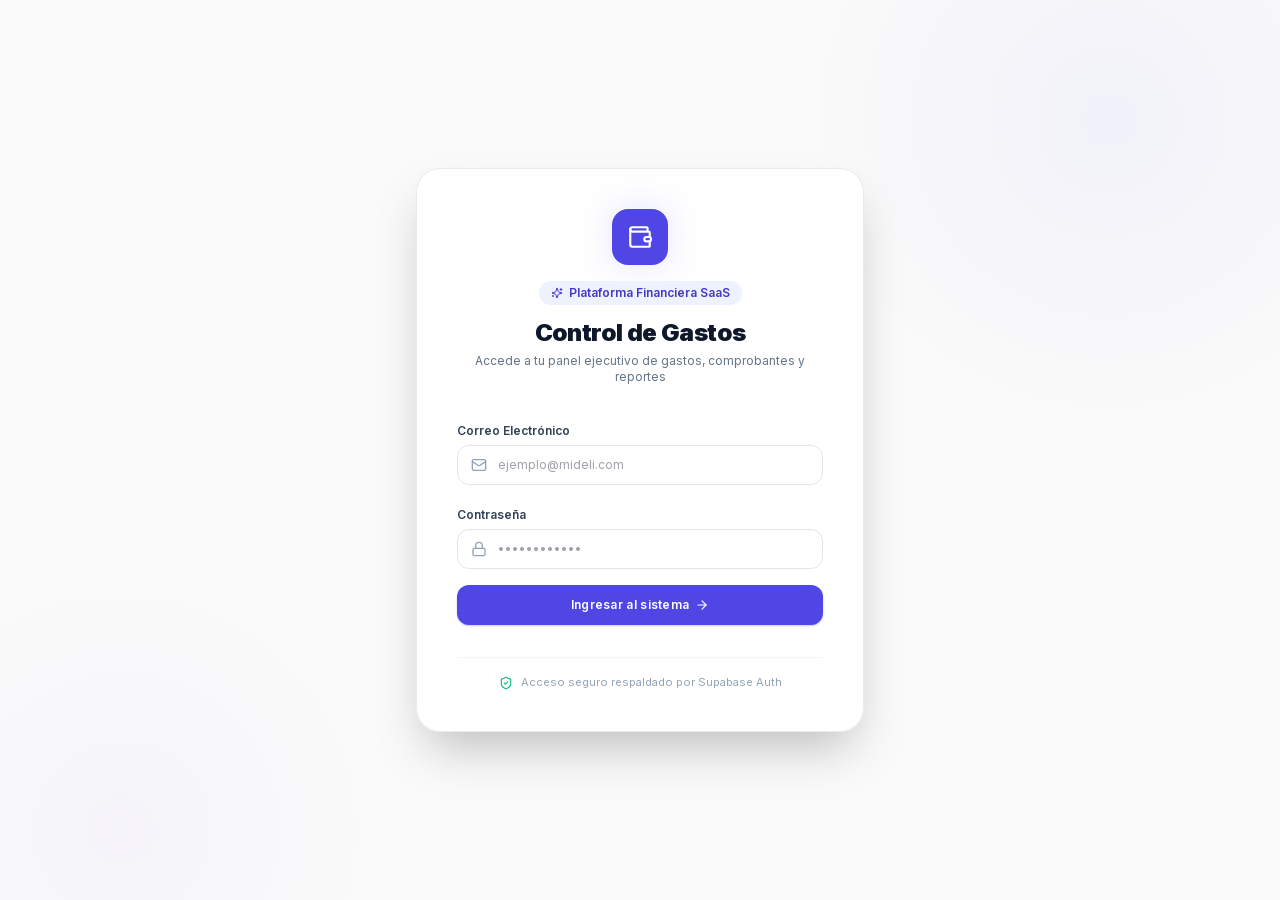
<file: gastos/gastos.html>
<!DOCTYPE html><!--6S_ZXK0OplpVNdO__16yr--><html lang="es" class="__variable_d6f194"><head><meta charSet="utf-8"/><meta name="viewport" content="width=device-width, initial-scale=1"/><link rel="stylesheet" href="/gastos/_next/static/css/1d763f68a91e16a6.css" data-precedence="next"/><link rel="preload" as="script" fetchPriority="low" href="/gastos/_next/static/chunks/webpack-2f34eddc85b61558.js"/><script src="/gastos/_next/static/chunks/4bd1b696-409494caf8c83275.js" async=""></script><script src="/gastos/_next/static/chunks/255-8b1af036c645ecd4.js" async=""></script><script src="/gastos/_next/static/chunks/main-app-ff45431d2acecfaa.js" async=""></script><script src="/gastos/_next/static/chunks/app/layout-81e6e283536cd316.js" async=""></script><script src="/gastos/_next/static/chunks/44530001-bbbf26067bd4d542.js" async=""></script><script src="/gastos/_next/static/chunks/60-10f6c5c410a8a087.js" async=""></script><script src="/gastos/_next/static/chunks/362-51c7ba7a0e15d21a.js" async=""></script><script src="/gastos/_next/static/chunks/702-d0f821d6ffc05164.js" async=""></script><script src="/gastos/_next/static/chunks/240-7b8a102c6f03cc4b.js" async=""></script><script src="/gastos/_next/static/chunks/app/gastos/page-427f6d448c92f2d3.js" async=""></script><title>Control de Gastos</title><meta name="description" content="Plataforma financiera empresarial de control de gastos"/><link rel="manifest" href="/gastos/manifest.webmanifest"/><script src="/gastos/_next/static/chunks/polyfills-42372ed130431b0a.js" noModule=""></script></head><body><div hidden=""><!--$--><!--/$--></div><div class="flex min-h-screen items-center justify-center"><div class="flex flex-col items-center gap-3"><div class="h-8 w-8 animate-spin rounded-full border-2 border-[var(--border-default)] border-t-brand-500"></div><p class="text-sm text-[var(--fg-subtle)]">Comprobando sesión…</p></div></div><!--$--><!--/$--><script src="/gastos/_next/static/chunks/webpack-2f34eddc85b61558.js" id="_R_" async=""></script><script>(self.__next_f=self.__next_f||[]).push([0])</script><script>self.__next_f.push([1,"1:\"$Sreact.fragment\"\n2:I[81901,[\"177\",\"static/chunks/app/layout-81e6e283536cd316.js\"],\"ThemeProvider\"]\n3:I[9766,[],\"\"]\n4:I[98924,[],\"\"]\n5:I[81959,[],\"ClientPageRoot\"]\n6:I[15844,[\"730\",\"static/chunks/44530001-bbbf26067bd4d542.js\",\"60\",\"static/chunks/60-10f6c5c410a8a087.js\",\"362\",\"static/chunks/362-51c7ba7a0e15d21a.js\",\"702\",\"static/chunks/702-d0f821d6ffc05164.js\",\"240\",\"static/chunks/240-7b8a102c6f03cc4b.js\",\"570\",\"static/chunks/app/gastos/page-427f6d448c92f2d3.js\"],\"default\"]\n9:I[24431,[],\"OutletBoundary\"]\nb:I[15278,[],\"AsyncMetadataOutlet\"]\nd:I[24431,[],\"ViewportBoundary\"]\nf:I[24431,[],\"MetadataBoundary\"]\n10:\"$Sreact.suspense\"\n12:I[57150,[],\"\"]\n:HL[\"/gastos/_next/static/css/1d763f68a91e16a6.css\",\"style\"]\n"])</script><script>self.__next_f.push([1,"0:{\"P\":null,\"b\":\"6S_ZXK0OplpVNdO-_16yr\",\"p\":\"/gastos\",\"c\":[\"\",\"gastos\"],\"i\":false,\"f\":[[[\"\",{\"children\":[\"gastos\",{\"children\":[\"__PAGE__\",{}]}]},\"$undefined\",\"$undefined\",true],[\"\",[\"$\",\"$1\",\"c\",{\"children\":[[[\"$\",\"link\",\"0\",{\"rel\":\"stylesheet\",\"href\":\"/gastos/_next/static/css/1d763f68a91e16a6.css\",\"precedence\":\"next\",\"crossOrigin\":\"$undefined\",\"nonce\":\"$undefined\"}]],[\"$\",\"html\",null,{\"lang\":\"es\",\"suppressHydrationWarning\":true,\"className\":\"__variable_d6f194\",\"children\":[\"$\",\"body\",null,{\"children\":[\"$\",\"$L2\",null,{\"children\":[\"$\",\"$L3\",null,{\"parallelRouterKey\":\"children\",\"error\":\"$undefined\",\"errorStyles\":\"$undefined\",\"errorScripts\":\"$undefined\",\"template\":[\"$\",\"$L4\",null,{}],\"templateStyles\":\"$undefined\",\"templateScripts\":\"$undefined\",\"notFound\":[[[\"$\",\"title\",null,{\"children\":\"404: This page could not be found.\"}],[\"$\",\"div\",null,{\"style\":{\"fontFamily\":\"system-ui,\\\"Segoe UI\\\",Roboto,Helvetica,Arial,sans-serif,\\\"Apple Color Emoji\\\",\\\"Segoe UI Emoji\\\"\",\"height\":\"100vh\",\"textAlign\":\"center\",\"display\":\"flex\",\"flexDirection\":\"column\",\"alignItems\":\"center\",\"justifyContent\":\"center\"},\"children\":[\"$\",\"div\",null,{\"children\":[[\"$\",\"style\",null,{\"dangerouslySetInnerHTML\":{\"__html\":\"body{color:#000;background:#fff;margin:0}.next-error-h1{border-right:1px solid rgba(0,0,0,.3)}@media (prefers-color-scheme:dark){body{color:#fff;background:#000}.next-error-h1{border-right:1px solid rgba(255,255,255,.3)}}\"}}],[\"$\",\"h1\",null,{\"className\":\"next-error-h1\",\"style\":{\"display\":\"inline-block\",\"margin\":\"0 20px 0 0\",\"padding\":\"0 23px 0 0\",\"fontSize\":24,\"fontWeight\":500,\"verticalAlign\":\"top\",\"lineHeight\":\"49px\"},\"children\":404}],[\"$\",\"div\",null,{\"style\":{\"display\":\"inline-block\"},\"children\":[\"$\",\"h2\",null,{\"style\":{\"fontSize\":14,\"fontWeight\":400,\"lineHeight\":\"49px\",\"margin\":0},\"children\":\"This page could not be found.\"}]}]]}]}]],[]],\"forbidden\":\"$undefined\",\"unauthorized\":\"$undefined\"}]}]}]}]]}],{\"children\":[\"gastos\",[\"$\",\"$1\",\"c\",{\"children\":[null,[\"$\",\"$L3\",null,{\"parallelRouterKey\":\"children\",\"error\":\"$undefined\",\"errorStyles\":\"$undefined\",\"errorScripts\":\"$undefined\",\"template\":[\"$\",\"$L4\",null,{}],\"templateStyles\":\"$undefined\",\"templateScripts\":\"$undefined\",\"notFound\":\"$undefined\",\"forbidden\":\"$undefined\",\"unauthorized\":\"$undefined\"}]]}],{\"children\":[\"__PAGE__\",[\"$\",\"$1\",\"c\",{\"children\":[[\"$\",\"$L5\",null,{\"Component\":\"$6\",\"searchParams\":{},\"params\":{},\"promises\":[\"$@7\",\"$@8\"]}],null,[\"$\",\"$L9\",null,{\"children\":[\"$La\",[\"$\",\"$Lb\",null,{\"promise\":\"$@c\"}]]}]]}],{},null,false]},null,false]},null,false],[\"$\",\"$1\",\"h\",{\"children\":[null,[[\"$\",\"$Ld\",null,{\"children\":\"$Le\"}],null],[\"$\",\"$Lf\",null,{\"children\":[\"$\",\"div\",null,{\"hidden\":true,\"children\":[\"$\",\"$10\",null,{\"fallback\":null,\"children\":\"$L11\"}]}]}]]}],false]],\"m\":\"$undefined\",\"G\":[\"$12\",[]],\"s\":false,\"S\":true}\n"])</script><script>self.__next_f.push([1,"7:{}\n8:\"$0:f:0:1:2:children:2:children:1:props:children:0:props:params\"\n"])</script><script>self.__next_f.push([1,"e:[[\"$\",\"meta\",\"0\",{\"charSet\":\"utf-8\"}],[\"$\",\"meta\",\"1\",{\"name\":\"viewport\",\"content\":\"width=device-width, initial-scale=1\"}]]\na:null\n"])</script><script>self.__next_f.push([1,"c:{\"metadata\":[[\"$\",\"title\",\"0\",{\"children\":\"Control de Gastos\"}],[\"$\",\"meta\",\"1\",{\"name\":\"description\",\"content\":\"Plataforma financiera empresarial de control de gastos\"}],[\"$\",\"link\",\"2\",{\"rel\":\"manifest\",\"href\":\"/gastos/manifest.webmanifest\",\"crossOrigin\":\"$undefined\"}]],\"error\":null,\"digest\":\"$undefined\"}\n"])</script><script>self.__next_f.push([1,"11:\"$c:metadata\"\n"])</script></body></html>
</file>
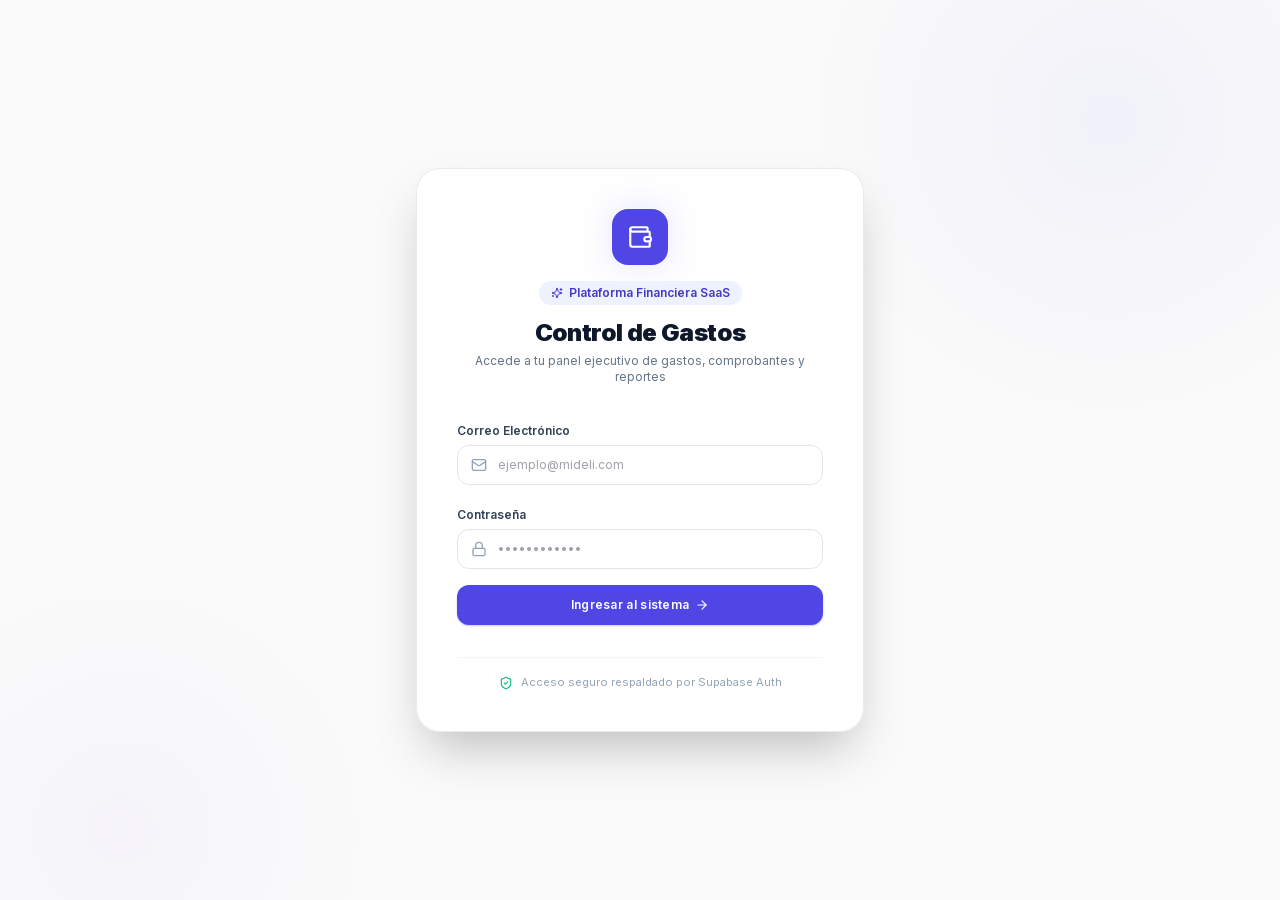
<file: gastos/login.html>
<!DOCTYPE html><!--6S_ZXK0OplpVNdO__16yr--><html lang="es" class="__variable_d6f194"><head><meta charSet="utf-8"/><meta name="viewport" content="width=device-width, initial-scale=1"/><link rel="stylesheet" href="/gastos/_next/static/css/1d763f68a91e16a6.css" data-precedence="next"/><link rel="preload" as="script" fetchPriority="low" href="/gastos/_next/static/chunks/webpack-2f34eddc85b61558.js"/><script src="/gastos/_next/static/chunks/4bd1b696-409494caf8c83275.js" async=""></script><script src="/gastos/_next/static/chunks/255-8b1af036c645ecd4.js" async=""></script><script src="/gastos/_next/static/chunks/main-app-ff45431d2acecfaa.js" async=""></script><script src="/gastos/_next/static/chunks/app/layout-81e6e283536cd316.js" async=""></script><script src="/gastos/_next/static/chunks/44530001-bbbf26067bd4d542.js" async=""></script><script src="/gastos/_next/static/chunks/60-10f6c5c410a8a087.js" async=""></script><script src="/gastos/_next/static/chunks/app/login/page-1d2b2fdb5a7b9689.js" async=""></script><title>Control de Gastos</title><meta name="description" content="Plataforma financiera empresarial de control de gastos"/><link rel="manifest" href="/gastos/manifest.webmanifest"/><script src="/gastos/_next/static/chunks/polyfills-42372ed130431b0a.js" noModule=""></script></head><body><div hidden=""><!--$--><!--/$--></div><div class="relative flex min-h-screen items-center justify-center p-4"><div class="app-bg" aria-hidden="true"></div><div class="relative w-full max-w-md overflow-hidden rounded-3xl border border-slate-200/80 bg-white/95 p-8 shadow-2xl backdrop-blur-xl dark:border-zinc-800 dark:bg-zinc-900/95 sm:p-10"><div class="mb-8 text-center"><div class="mx-auto mb-4 flex h-14 w-14 items-center justify-center rounded-2xl bg-brand-600 text-white shadow-glow"><svg xmlns="http://www.w3.org/2000/svg" width="26" height="26" viewBox="0 0 24 24" fill="none" stroke="currentColor" stroke-width="2" stroke-linecap="round" stroke-linejoin="round" class="lucide lucide-wallet"><path d="M19 7V4a1 1 0 0 0-1-1H5a2 2 0 0 0 0 4h15a1 1 0 0 1 1 1v4h-3a2 2 0 0 0 0 4h3a1 1 0 0 0 1-1v-2a1 1 0 0 0-1-1"></path><path d="M3 5v14a2 2 0 0 0 2 2h15a1 1 0 0 0 1-1v-4"></path></svg></div><div class="inline-flex items-center gap-1.5 rounded-full bg-brand-50 px-3 py-1 text-xs font-semibold text-brand-700 dark:bg-brand-950/60 dark:text-brand-300"><svg xmlns="http://www.w3.org/2000/svg" width="12" height="12" viewBox="0 0 24 24" fill="none" stroke="currentColor" stroke-width="2" stroke-linecap="round" stroke-linejoin="round" class="lucide lucide-sparkles"><path d="M9.937 15.5A2 2 0 0 0 8.5 14.063l-6.135-1.582a.5.5 0 0 1 0-.962L8.5 9.936A2 2 0 0 0 9.937 8.5l1.582-6.135a.5.5 0 0 1 .963 0L14.063 8.5A2 2 0 0 0 15.5 9.937l6.135 1.581a.5.5 0 0 1 0 .964L15.5 14.063a2 2 0 0 0-1.437 1.437l-1.582 6.135a.5.5 0 0 1-.963 0z"></path><path d="M20 3v4"></path><path d="M22 5h-4"></path><path d="M4 17v2"></path><path d="M5 18H3"></path></svg>Plataforma Financiera SaaS</div><h1 class="mt-3 text-2xl font-black tracking-tight text-slate-900 dark:text-zinc-50">Control de Gastos</h1><p class="mt-1 text-xs text-slate-500 dark:text-zinc-400">Accede a tu panel ejecutivo de gastos, comprobantes y reportes</p></div><form class="space-y-4"><div><label class="text-xs font-semibold text-slate-700 dark:text-zinc-300">Correo Electrónico</label><div class="relative mt-1"><svg xmlns="http://www.w3.org/2000/svg" width="16" height="16" viewBox="0 0 24 24" fill="none" stroke="currentColor" stroke-width="2" stroke-linecap="round" stroke-linejoin="round" class="lucide lucide-mail absolute left-3.5 top-1/2 -translate-y-1/2 text-slate-400 dark:text-zinc-500"><rect width="20" height="16" x="2" y="4" rx="2"></rect><path d="m22 7-8.97 5.7a1.94 1.94 0 0 1-2.06 0L2 7"></path></svg><input class="field pl-10 text-xs" type="email" placeholder="ejemplo@mideli.com" required="" value=""/></div></div><div><label class="text-xs font-semibold text-slate-700 dark:text-zinc-300">Contraseña</label><div class="relative mt-1"><svg xmlns="http://www.w3.org/2000/svg" width="16" height="16" viewBox="0 0 24 24" fill="none" stroke="currentColor" stroke-width="2" stroke-linecap="round" stroke-linejoin="round" class="lucide lucide-lock absolute left-3.5 top-1/2 -translate-y-1/2 text-slate-400 dark:text-zinc-500"><rect width="18" height="11" x="3" y="11" rx="2" ry="2"></rect><path d="M7 11V7a5 5 0 0 1 10 0v4"></path></svg><input class="field pl-10 text-xs" type="password" placeholder="••••••••••••" required="" value=""/></div></div><button type="submit" class="btn-primary w-full mt-2 text-xs font-semibold tracking-wide"><div class="flex items-center justify-center gap-1.5"><span>Ingresar al sistema</span><svg xmlns="http://www.w3.org/2000/svg" width="14" height="14" viewBox="0 0 24 24" fill="none" stroke="currentColor" stroke-width="2" stroke-linecap="round" stroke-linejoin="round" class="lucide lucide-arrow-right"><path d="M5 12h14"></path><path d="m12 5 7 7-7 7"></path></svg></div></button></form><div class="mt-8 flex items-center justify-center gap-2 border-t border-slate-100 pt-4 text-[11px] text-slate-400 dark:border-zinc-800 dark:text-zinc-500"><svg xmlns="http://www.w3.org/2000/svg" width="14" height="14" viewBox="0 0 24 24" fill="none" stroke="currentColor" stroke-width="2" stroke-linecap="round" stroke-linejoin="round" class="lucide lucide-shield-check text-emerald-500"><path d="M20 13c0 5-3.5 7.5-7.66 8.95a1 1 0 0 1-.67-.01C7.5 20.5 4 18 4 13V6a1 1 0 0 1 1-1c2 0 4.5-1.2 6.24-2.72a1.17 1.17 0 0 1 1.52 0C14.51 3.81 17 5 19 5a1 1 0 0 1 1 1z"></path><path d="m9 12 2 2 4-4"></path></svg><span>Acceso seguro respaldado por Supabase Auth</span></div></div></div><!--$--><!--/$--><script src="/gastos/_next/static/chunks/webpack-2f34eddc85b61558.js" id="_R_" async=""></script><script>(self.__next_f=self.__next_f||[]).push([0])</script><script>self.__next_f.push([1,"1:\"$Sreact.fragment\"\n2:I[81901,[\"177\",\"static/chunks/app/layout-81e6e283536cd316.js\"],\"ThemeProvider\"]\n3:I[9766,[],\"\"]\n4:I[98924,[],\"\"]\n5:I[81959,[],\"ClientPageRoot\"]\n6:I[64940,[\"730\",\"static/chunks/44530001-bbbf26067bd4d542.js\",\"60\",\"static/chunks/60-10f6c5c410a8a087.js\",\"520\",\"static/chunks/app/login/page-1d2b2fdb5a7b9689.js\"],\"default\"]\n9:I[24431,[],\"OutletBoundary\"]\nb:I[15278,[],\"AsyncMetadataOutlet\"]\nd:I[24431,[],\"ViewportBoundary\"]\nf:I[24431,[],\"MetadataBoundary\"]\n10:\"$Sreact.suspense\"\n12:I[57150,[],\"\"]\n:HL[\"/gastos/_next/static/css/1d763f68a91e16a6.css\",\"style\"]\n"])</script><script>self.__next_f.push([1,"0:{\"P\":null,\"b\":\"6S_ZXK0OplpVNdO-_16yr\",\"p\":\"/gastos\",\"c\":[\"\",\"login\"],\"i\":false,\"f\":[[[\"\",{\"children\":[\"login\",{\"children\":[\"__PAGE__\",{}]}]},\"$undefined\",\"$undefined\",true],[\"\",[\"$\",\"$1\",\"c\",{\"children\":[[[\"$\",\"link\",\"0\",{\"rel\":\"stylesheet\",\"href\":\"/gastos/_next/static/css/1d763f68a91e16a6.css\",\"precedence\":\"next\",\"crossOrigin\":\"$undefined\",\"nonce\":\"$undefined\"}]],[\"$\",\"html\",null,{\"lang\":\"es\",\"suppressHydrationWarning\":true,\"className\":\"__variable_d6f194\",\"children\":[\"$\",\"body\",null,{\"children\":[\"$\",\"$L2\",null,{\"children\":[\"$\",\"$L3\",null,{\"parallelRouterKey\":\"children\",\"error\":\"$undefined\",\"errorStyles\":\"$undefined\",\"errorScripts\":\"$undefined\",\"template\":[\"$\",\"$L4\",null,{}],\"templateStyles\":\"$undefined\",\"templateScripts\":\"$undefined\",\"notFound\":[[[\"$\",\"title\",null,{\"children\":\"404: This page could not be found.\"}],[\"$\",\"div\",null,{\"style\":{\"fontFamily\":\"system-ui,\\\"Segoe UI\\\",Roboto,Helvetica,Arial,sans-serif,\\\"Apple Color Emoji\\\",\\\"Segoe UI Emoji\\\"\",\"height\":\"100vh\",\"textAlign\":\"center\",\"display\":\"flex\",\"flexDirection\":\"column\",\"alignItems\":\"center\",\"justifyContent\":\"center\"},\"children\":[\"$\",\"div\",null,{\"children\":[[\"$\",\"style\",null,{\"dangerouslySetInnerHTML\":{\"__html\":\"body{color:#000;background:#fff;margin:0}.next-error-h1{border-right:1px solid rgba(0,0,0,.3)}@media (prefers-color-scheme:dark){body{color:#fff;background:#000}.next-error-h1{border-right:1px solid rgba(255,255,255,.3)}}\"}}],[\"$\",\"h1\",null,{\"className\":\"next-error-h1\",\"style\":{\"display\":\"inline-block\",\"margin\":\"0 20px 0 0\",\"padding\":\"0 23px 0 0\",\"fontSize\":24,\"fontWeight\":500,\"verticalAlign\":\"top\",\"lineHeight\":\"49px\"},\"children\":404}],[\"$\",\"div\",null,{\"style\":{\"display\":\"inline-block\"},\"children\":[\"$\",\"h2\",null,{\"style\":{\"fontSize\":14,\"fontWeight\":400,\"lineHeight\":\"49px\",\"margin\":0},\"children\":\"This page could not be found.\"}]}]]}]}]],[]],\"forbidden\":\"$undefined\",\"unauthorized\":\"$undefined\"}]}]}]}]]}],{\"children\":[\"login\",[\"$\",\"$1\",\"c\",{\"children\":[null,[\"$\",\"$L3\",null,{\"parallelRouterKey\":\"children\",\"error\":\"$undefined\",\"errorStyles\":\"$undefined\",\"errorScripts\":\"$undefined\",\"template\":[\"$\",\"$L4\",null,{}],\"templateStyles\":\"$undefined\",\"templateScripts\":\"$undefined\",\"notFound\":\"$undefined\",\"forbidden\":\"$undefined\",\"unauthorized\":\"$undefined\"}]]}],{\"children\":[\"__PAGE__\",[\"$\",\"$1\",\"c\",{\"children\":[[\"$\",\"$L5\",null,{\"Component\":\"$6\",\"searchParams\":{},\"params\":{},\"promises\":[\"$@7\",\"$@8\"]}],null,[\"$\",\"$L9\",null,{\"children\":[\"$La\",[\"$\",\"$Lb\",null,{\"promise\":\"$@c\"}]]}]]}],{},null,false]},null,false]},null,false],[\"$\",\"$1\",\"h\",{\"children\":[null,[[\"$\",\"$Ld\",null,{\"children\":\"$Le\"}],null],[\"$\",\"$Lf\",null,{\"children\":[\"$\",\"div\",null,{\"hidden\":true,\"children\":[\"$\",\"$10\",null,{\"fallback\":null,\"children\":\"$L11\"}]}]}]]}],false]],\"m\":\"$undefined\",\"G\":[\"$12\",[]],\"s\":false,\"S\":true}\n"])</script><script>self.__next_f.push([1,"7:{}\n8:\"$0:f:0:1:2:children:2:children:1:props:children:0:props:params\"\n"])</script><script>self.__next_f.push([1,"e:[[\"$\",\"meta\",\"0\",{\"charSet\":\"utf-8\"}],[\"$\",\"meta\",\"1\",{\"name\":\"viewport\",\"content\":\"width=device-width, initial-scale=1\"}]]\na:null\n"])</script><script>self.__next_f.push([1,"c:{\"metadata\":[[\"$\",\"title\",\"0\",{\"children\":\"Control de Gastos\"}],[\"$\",\"meta\",\"1\",{\"name\":\"description\",\"content\":\"Plataforma financiera empresarial de control de gastos\"}],[\"$\",\"link\",\"2\",{\"rel\":\"manifest\",\"href\":\"/gastos/manifest.webmanifest\",\"crossOrigin\":\"$undefined\"}]],\"error\":null,\"digest\":\"$undefined\"}\n"])</script><script>self.__next_f.push([1,"11:\"$c:metadata\"\n"])</script></body></html>
</file>
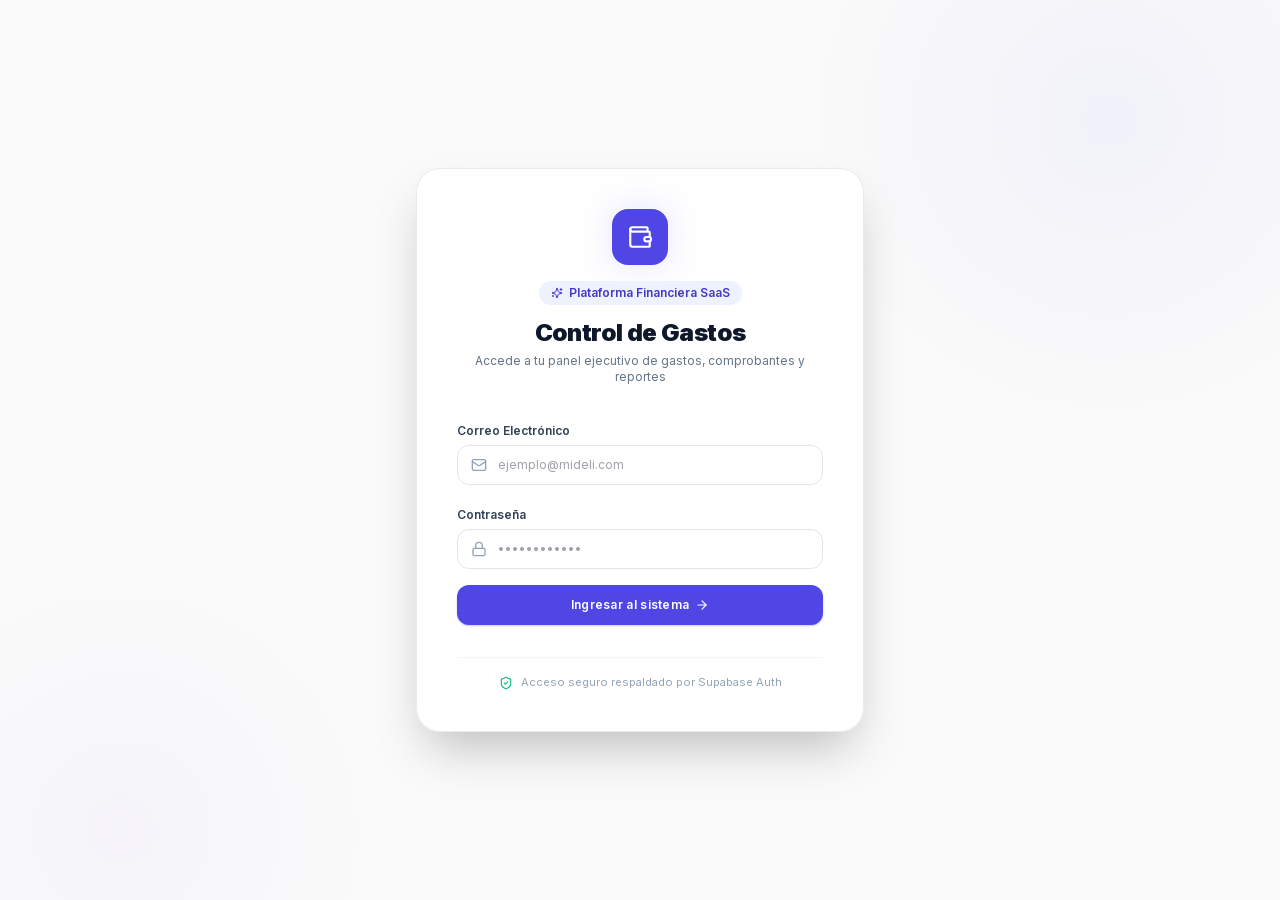
<file: gastos/nuevo-gasto.html>
<!DOCTYPE html><!--6S_ZXK0OplpVNdO__16yr--><html lang="es" class="__variable_d6f194"><head><meta charSet="utf-8"/><meta name="viewport" content="width=device-width, initial-scale=1"/><link rel="stylesheet" href="/gastos/_next/static/css/1d763f68a91e16a6.css" data-precedence="next"/><link rel="preload" as="script" fetchPriority="low" href="/gastos/_next/static/chunks/webpack-2f34eddc85b61558.js"/><script src="/gastos/_next/static/chunks/4bd1b696-409494caf8c83275.js" async=""></script><script src="/gastos/_next/static/chunks/255-8b1af036c645ecd4.js" async=""></script><script src="/gastos/_next/static/chunks/main-app-ff45431d2acecfaa.js" async=""></script><script src="/gastos/_next/static/chunks/app/layout-81e6e283536cd316.js" async=""></script><script src="/gastos/_next/static/chunks/44530001-bbbf26067bd4d542.js" async=""></script><script src="/gastos/_next/static/chunks/60-10f6c5c410a8a087.js" async=""></script><script src="/gastos/_next/static/chunks/362-51c7ba7a0e15d21a.js" async=""></script><script src="/gastos/_next/static/chunks/702-d0f821d6ffc05164.js" async=""></script><script src="/gastos/_next/static/chunks/app/nuevo-gasto/page-6376d3022a4c301a.js" async=""></script><title>Control de Gastos</title><meta name="description" content="Plataforma financiera empresarial de control de gastos"/><link rel="manifest" href="/gastos/manifest.webmanifest"/><script src="/gastos/_next/static/chunks/polyfills-42372ed130431b0a.js" noModule=""></script></head><body><div hidden=""><!--$--><!--/$--></div><div class="flex min-h-screen items-center justify-center"><div class="flex flex-col items-center gap-3"><div class="h-8 w-8 animate-spin rounded-full border-2 border-[var(--border-default)] border-t-brand-500"></div><p class="text-sm text-[var(--fg-subtle)]">Comprobando sesión…</p></div></div><!--$--><!--/$--><script src="/gastos/_next/static/chunks/webpack-2f34eddc85b61558.js" id="_R_" async=""></script><script>(self.__next_f=self.__next_f||[]).push([0])</script><script>self.__next_f.push([1,"1:\"$Sreact.fragment\"\n2:I[81901,[\"177\",\"static/chunks/app/layout-81e6e283536cd316.js\"],\"ThemeProvider\"]\n3:I[9766,[],\"\"]\n4:I[98924,[],\"\"]\n5:I[81959,[],\"ClientPageRoot\"]\n6:I[68409,[\"730\",\"static/chunks/44530001-bbbf26067bd4d542.js\",\"60\",\"static/chunks/60-10f6c5c410a8a087.js\",\"362\",\"static/chunks/362-51c7ba7a0e15d21a.js\",\"702\",\"static/chunks/702-d0f821d6ffc05164.js\",\"287\",\"static/chunks/app/nuevo-gasto/page-6376d3022a4c301a.js\"],\"default\"]\n9:I[24431,[],\"OutletBoundary\"]\nb:I[15278,[],\"AsyncMetadataOutlet\"]\nd:I[24431,[],\"ViewportBoundary\"]\nf:I[24431,[],\"MetadataBoundary\"]\n10:\"$Sreact.suspense\"\n12:I[57150,[],\"\"]\n:HL[\"/gastos/_next/static/css/1d763f68a91e16a6.css\",\"style\"]\n"])</script><script>self.__next_f.push([1,"0:{\"P\":null,\"b\":\"6S_ZXK0OplpVNdO-_16yr\",\"p\":\"/gastos\",\"c\":[\"\",\"nuevo-gasto\"],\"i\":false,\"f\":[[[\"\",{\"children\":[\"nuevo-gasto\",{\"children\":[\"__PAGE__\",{}]}]},\"$undefined\",\"$undefined\",true],[\"\",[\"$\",\"$1\",\"c\",{\"children\":[[[\"$\",\"link\",\"0\",{\"rel\":\"stylesheet\",\"href\":\"/gastos/_next/static/css/1d763f68a91e16a6.css\",\"precedence\":\"next\",\"crossOrigin\":\"$undefined\",\"nonce\":\"$undefined\"}]],[\"$\",\"html\",null,{\"lang\":\"es\",\"suppressHydrationWarning\":true,\"className\":\"__variable_d6f194\",\"children\":[\"$\",\"body\",null,{\"children\":[\"$\",\"$L2\",null,{\"children\":[\"$\",\"$L3\",null,{\"parallelRouterKey\":\"children\",\"error\":\"$undefined\",\"errorStyles\":\"$undefined\",\"errorScripts\":\"$undefined\",\"template\":[\"$\",\"$L4\",null,{}],\"templateStyles\":\"$undefined\",\"templateScripts\":\"$undefined\",\"notFound\":[[[\"$\",\"title\",null,{\"children\":\"404: This page could not be found.\"}],[\"$\",\"div\",null,{\"style\":{\"fontFamily\":\"system-ui,\\\"Segoe UI\\\",Roboto,Helvetica,Arial,sans-serif,\\\"Apple Color Emoji\\\",\\\"Segoe UI Emoji\\\"\",\"height\":\"100vh\",\"textAlign\":\"center\",\"display\":\"flex\",\"flexDirection\":\"column\",\"alignItems\":\"center\",\"justifyContent\":\"center\"},\"children\":[\"$\",\"div\",null,{\"children\":[[\"$\",\"style\",null,{\"dangerouslySetInnerHTML\":{\"__html\":\"body{color:#000;background:#fff;margin:0}.next-error-h1{border-right:1px solid rgba(0,0,0,.3)}@media (prefers-color-scheme:dark){body{color:#fff;background:#000}.next-error-h1{border-right:1px solid rgba(255,255,255,.3)}}\"}}],[\"$\",\"h1\",null,{\"className\":\"next-error-h1\",\"style\":{\"display\":\"inline-block\",\"margin\":\"0 20px 0 0\",\"padding\":\"0 23px 0 0\",\"fontSize\":24,\"fontWeight\":500,\"verticalAlign\":\"top\",\"lineHeight\":\"49px\"},\"children\":404}],[\"$\",\"div\",null,{\"style\":{\"display\":\"inline-block\"},\"children\":[\"$\",\"h2\",null,{\"style\":{\"fontSize\":14,\"fontWeight\":400,\"lineHeight\":\"49px\",\"margin\":0},\"children\":\"This page could not be found.\"}]}]]}]}]],[]],\"forbidden\":\"$undefined\",\"unauthorized\":\"$undefined\"}]}]}]}]]}],{\"children\":[\"nuevo-gasto\",[\"$\",\"$1\",\"c\",{\"children\":[null,[\"$\",\"$L3\",null,{\"parallelRouterKey\":\"children\",\"error\":\"$undefined\",\"errorStyles\":\"$undefined\",\"errorScripts\":\"$undefined\",\"template\":[\"$\",\"$L4\",null,{}],\"templateStyles\":\"$undefined\",\"templateScripts\":\"$undefined\",\"notFound\":\"$undefined\",\"forbidden\":\"$undefined\",\"unauthorized\":\"$undefined\"}]]}],{\"children\":[\"__PAGE__\",[\"$\",\"$1\",\"c\",{\"children\":[[\"$\",\"$L5\",null,{\"Component\":\"$6\",\"searchParams\":{},\"params\":{},\"promises\":[\"$@7\",\"$@8\"]}],null,[\"$\",\"$L9\",null,{\"children\":[\"$La\",[\"$\",\"$Lb\",null,{\"promise\":\"$@c\"}]]}]]}],{},null,false]},null,false]},null,false],[\"$\",\"$1\",\"h\",{\"children\":[null,[[\"$\",\"$Ld\",null,{\"children\":\"$Le\"}],null],[\"$\",\"$Lf\",null,{\"children\":[\"$\",\"div\",null,{\"hidden\":true,\"children\":[\"$\",\"$10\",null,{\"fallback\":null,\"children\":\"$L11\"}]}]}]]}],false]],\"m\":\"$undefined\",\"G\":[\"$12\",[]],\"s\":false,\"S\":true}\n"])</script><script>self.__next_f.push([1,"7:{}\n8:\"$0:f:0:1:2:children:2:children:1:props:children:0:props:params\"\n"])</script><script>self.__next_f.push([1,"e:[[\"$\",\"meta\",\"0\",{\"charSet\":\"utf-8\"}],[\"$\",\"meta\",\"1\",{\"name\":\"viewport\",\"content\":\"width=device-width, initial-scale=1\"}]]\na:null\n"])</script><script>self.__next_f.push([1,"c:{\"metadata\":[[\"$\",\"title\",\"0\",{\"children\":\"Control de Gastos\"}],[\"$\",\"meta\",\"1\",{\"name\":\"description\",\"content\":\"Plataforma financiera empresarial de control de gastos\"}],[\"$\",\"link\",\"2\",{\"rel\":\"manifest\",\"href\":\"/gastos/manifest.webmanifest\",\"crossOrigin\":\"$undefined\"}]],\"error\":null,\"digest\":\"$undefined\"}\n"])</script><script>self.__next_f.push([1,"11:\"$c:metadata\"\n"])</script></body></html>
</file>
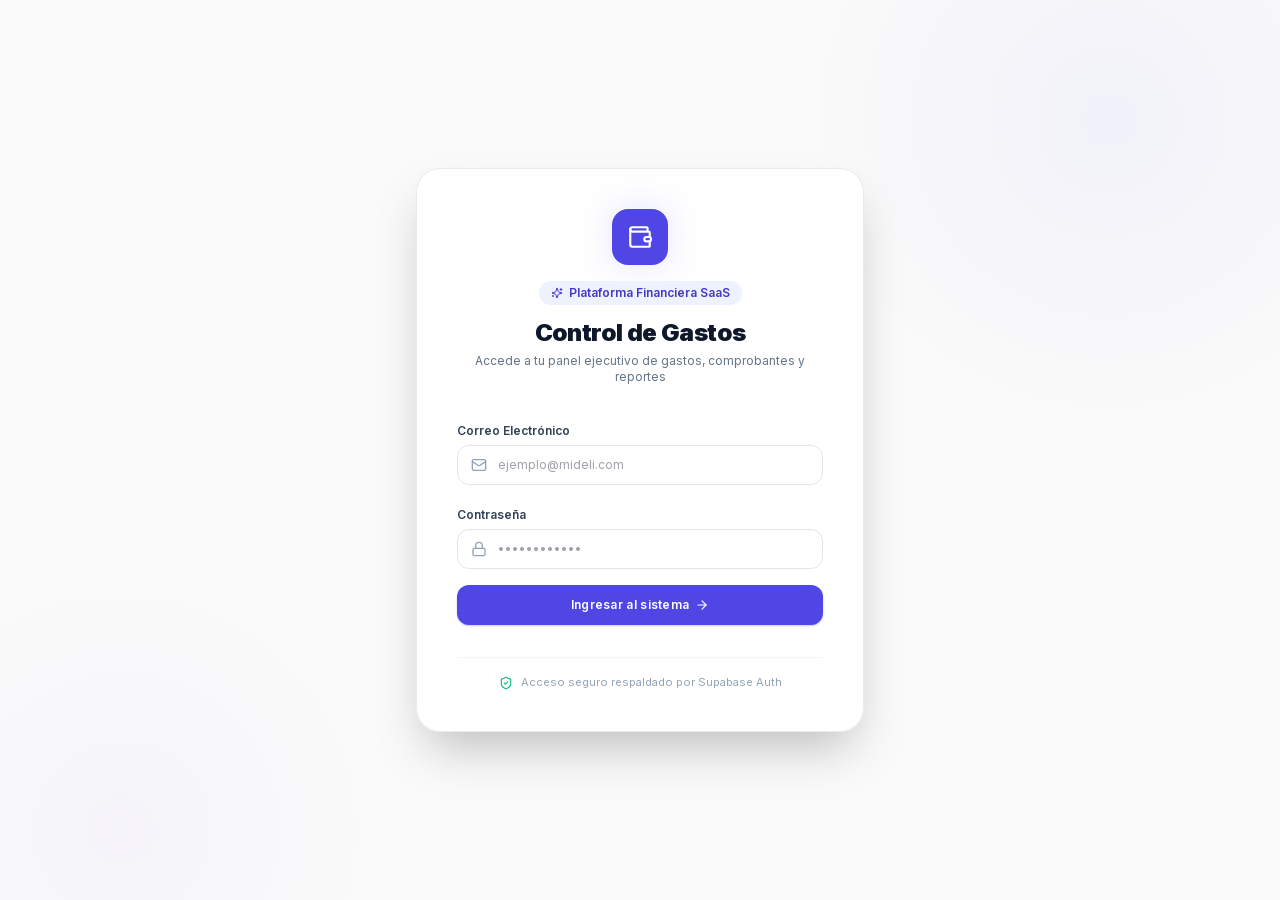
<file: gastos/proveedores.html>
<!DOCTYPE html><!--6S_ZXK0OplpVNdO__16yr--><html lang="es" class="__variable_d6f194"><head><meta charSet="utf-8"/><meta name="viewport" content="width=device-width, initial-scale=1"/><link rel="stylesheet" href="/gastos/_next/static/css/1d763f68a91e16a6.css" data-precedence="next"/><link rel="preload" as="script" fetchPriority="low" href="/gastos/_next/static/chunks/webpack-2f34eddc85b61558.js"/><script src="/gastos/_next/static/chunks/4bd1b696-409494caf8c83275.js" async=""></script><script src="/gastos/_next/static/chunks/255-8b1af036c645ecd4.js" async=""></script><script src="/gastos/_next/static/chunks/main-app-ff45431d2acecfaa.js" async=""></script><script src="/gastos/_next/static/chunks/app/layout-81e6e283536cd316.js" async=""></script><script src="/gastos/_next/static/chunks/44530001-bbbf26067bd4d542.js" async=""></script><script src="/gastos/_next/static/chunks/60-10f6c5c410a8a087.js" async=""></script><script src="/gastos/_next/static/chunks/362-51c7ba7a0e15d21a.js" async=""></script><script src="/gastos/_next/static/chunks/702-d0f821d6ffc05164.js" async=""></script><script src="/gastos/_next/static/chunks/app/proveedores/page-4e9eacbbf19905fe.js" async=""></script><title>Control de Gastos</title><meta name="description" content="Plataforma financiera empresarial de control de gastos"/><link rel="manifest" href="/gastos/manifest.webmanifest"/><script src="/gastos/_next/static/chunks/polyfills-42372ed130431b0a.js" noModule=""></script></head><body><div hidden=""><!--$--><!--/$--></div><div class="flex min-h-screen items-center justify-center"><div class="flex flex-col items-center gap-3"><div class="h-8 w-8 animate-spin rounded-full border-2 border-[var(--border-default)] border-t-brand-500"></div><p class="text-sm text-[var(--fg-subtle)]">Comprobando sesión…</p></div></div><!--$--><!--/$--><script src="/gastos/_next/static/chunks/webpack-2f34eddc85b61558.js" id="_R_" async=""></script><script>(self.__next_f=self.__next_f||[]).push([0])</script><script>self.__next_f.push([1,"1:\"$Sreact.fragment\"\n2:I[81901,[\"177\",\"static/chunks/app/layout-81e6e283536cd316.js\"],\"ThemeProvider\"]\n3:I[9766,[],\"\"]\n4:I[98924,[],\"\"]\n5:I[81959,[],\"ClientPageRoot\"]\n6:I[95327,[\"730\",\"static/chunks/44530001-bbbf26067bd4d542.js\",\"60\",\"static/chunks/60-10f6c5c410a8a087.js\",\"362\",\"static/chunks/362-51c7ba7a0e15d21a.js\",\"702\",\"static/chunks/702-d0f821d6ffc05164.js\",\"987\",\"static/chunks/app/proveedores/page-4e9eacbbf19905fe.js\"],\"default\"]\n9:I[24431,[],\"OutletBoundary\"]\nb:I[15278,[],\"AsyncMetadataOutlet\"]\nd:I[24431,[],\"ViewportBoundary\"]\nf:I[24431,[],\"MetadataBoundary\"]\n10:\"$Sreact.suspense\"\n12:I[57150,[],\"\"]\n:HL[\"/gastos/_next/static/css/1d763f68a91e16a6.css\",\"style\"]\n"])</script><script>self.__next_f.push([1,"0:{\"P\":null,\"b\":\"6S_ZXK0OplpVNdO-_16yr\",\"p\":\"/gastos\",\"c\":[\"\",\"proveedores\"],\"i\":false,\"f\":[[[\"\",{\"children\":[\"proveedores\",{\"children\":[\"__PAGE__\",{}]}]},\"$undefined\",\"$undefined\",true],[\"\",[\"$\",\"$1\",\"c\",{\"children\":[[[\"$\",\"link\",\"0\",{\"rel\":\"stylesheet\",\"href\":\"/gastos/_next/static/css/1d763f68a91e16a6.css\",\"precedence\":\"next\",\"crossOrigin\":\"$undefined\",\"nonce\":\"$undefined\"}]],[\"$\",\"html\",null,{\"lang\":\"es\",\"suppressHydrationWarning\":true,\"className\":\"__variable_d6f194\",\"children\":[\"$\",\"body\",null,{\"children\":[\"$\",\"$L2\",null,{\"children\":[\"$\",\"$L3\",null,{\"parallelRouterKey\":\"children\",\"error\":\"$undefined\",\"errorStyles\":\"$undefined\",\"errorScripts\":\"$undefined\",\"template\":[\"$\",\"$L4\",null,{}],\"templateStyles\":\"$undefined\",\"templateScripts\":\"$undefined\",\"notFound\":[[[\"$\",\"title\",null,{\"children\":\"404: This page could not be found.\"}],[\"$\",\"div\",null,{\"style\":{\"fontFamily\":\"system-ui,\\\"Segoe UI\\\",Roboto,Helvetica,Arial,sans-serif,\\\"Apple Color Emoji\\\",\\\"Segoe UI Emoji\\\"\",\"height\":\"100vh\",\"textAlign\":\"center\",\"display\":\"flex\",\"flexDirection\":\"column\",\"alignItems\":\"center\",\"justifyContent\":\"center\"},\"children\":[\"$\",\"div\",null,{\"children\":[[\"$\",\"style\",null,{\"dangerouslySetInnerHTML\":{\"__html\":\"body{color:#000;background:#fff;margin:0}.next-error-h1{border-right:1px solid rgba(0,0,0,.3)}@media (prefers-color-scheme:dark){body{color:#fff;background:#000}.next-error-h1{border-right:1px solid rgba(255,255,255,.3)}}\"}}],[\"$\",\"h1\",null,{\"className\":\"next-error-h1\",\"style\":{\"display\":\"inline-block\",\"margin\":\"0 20px 0 0\",\"padding\":\"0 23px 0 0\",\"fontSize\":24,\"fontWeight\":500,\"verticalAlign\":\"top\",\"lineHeight\":\"49px\"},\"children\":404}],[\"$\",\"div\",null,{\"style\":{\"display\":\"inline-block\"},\"children\":[\"$\",\"h2\",null,{\"style\":{\"fontSize\":14,\"fontWeight\":400,\"lineHeight\":\"49px\",\"margin\":0},\"children\":\"This page could not be found.\"}]}]]}]}]],[]],\"forbidden\":\"$undefined\",\"unauthorized\":\"$undefined\"}]}]}]}]]}],{\"children\":[\"proveedores\",[\"$\",\"$1\",\"c\",{\"children\":[null,[\"$\",\"$L3\",null,{\"parallelRouterKey\":\"children\",\"error\":\"$undefined\",\"errorStyles\":\"$undefined\",\"errorScripts\":\"$undefined\",\"template\":[\"$\",\"$L4\",null,{}],\"templateStyles\":\"$undefined\",\"templateScripts\":\"$undefined\",\"notFound\":\"$undefined\",\"forbidden\":\"$undefined\",\"unauthorized\":\"$undefined\"}]]}],{\"children\":[\"__PAGE__\",[\"$\",\"$1\",\"c\",{\"children\":[[\"$\",\"$L5\",null,{\"Component\":\"$6\",\"searchParams\":{},\"params\":{},\"promises\":[\"$@7\",\"$@8\"]}],null,[\"$\",\"$L9\",null,{\"children\":[\"$La\",[\"$\",\"$Lb\",null,{\"promise\":\"$@c\"}]]}]]}],{},null,false]},null,false]},null,false],[\"$\",\"$1\",\"h\",{\"children\":[null,[[\"$\",\"$Ld\",null,{\"children\":\"$Le\"}],null],[\"$\",\"$Lf\",null,{\"children\":[\"$\",\"div\",null,{\"hidden\":true,\"children\":[\"$\",\"$10\",null,{\"fallback\":null,\"children\":\"$L11\"}]}]}]]}],false]],\"m\":\"$undefined\",\"G\":[\"$12\",[]],\"s\":false,\"S\":true}\n"])</script><script>self.__next_f.push([1,"7:{}\n8:\"$0:f:0:1:2:children:2:children:1:props:children:0:props:params\"\n"])</script><script>self.__next_f.push([1,"e:[[\"$\",\"meta\",\"0\",{\"charSet\":\"utf-8\"}],[\"$\",\"meta\",\"1\",{\"name\":\"viewport\",\"content\":\"width=device-width, initial-scale=1\"}]]\na:null\n"])</script><script>self.__next_f.push([1,"c:{\"metadata\":[[\"$\",\"title\",\"0\",{\"children\":\"Control de Gastos\"}],[\"$\",\"meta\",\"1\",{\"name\":\"description\",\"content\":\"Plataforma financiera empresarial de control de gastos\"}],[\"$\",\"link\",\"2\",{\"rel\":\"manifest\",\"href\":\"/gastos/manifest.webmanifest\",\"crossOrigin\":\"$undefined\"}]],\"error\":null,\"digest\":\"$undefined\"}\n"])</script><script>self.__next_f.push([1,"11:\"$c:metadata\"\n"])</script></body></html>
</file>
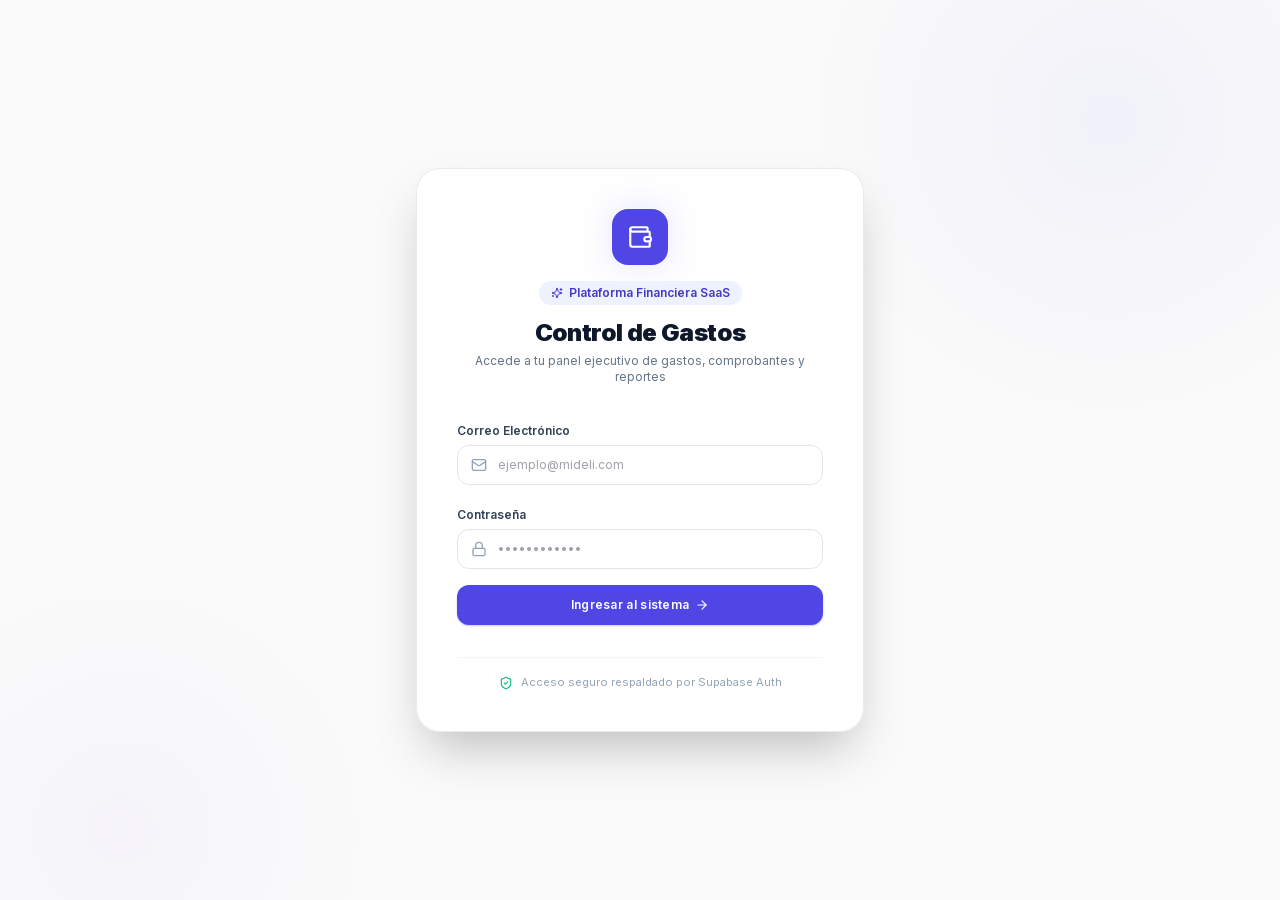
<file: gastos/reportes.html>
<!DOCTYPE html><!--6S_ZXK0OplpVNdO__16yr--><html lang="es" class="__variable_d6f194"><head><meta charSet="utf-8"/><meta name="viewport" content="width=device-width, initial-scale=1"/><link rel="stylesheet" href="/gastos/_next/static/css/1d763f68a91e16a6.css" data-precedence="next"/><link rel="preload" as="script" fetchPriority="low" href="/gastos/_next/static/chunks/webpack-2f34eddc85b61558.js"/><script src="/gastos/_next/static/chunks/4bd1b696-409494caf8c83275.js" async=""></script><script src="/gastos/_next/static/chunks/255-8b1af036c645ecd4.js" async=""></script><script src="/gastos/_next/static/chunks/main-app-ff45431d2acecfaa.js" async=""></script><script src="/gastos/_next/static/chunks/app/layout-81e6e283536cd316.js" async=""></script><script src="/gastos/_next/static/chunks/44530001-bbbf26067bd4d542.js" async=""></script><script src="/gastos/_next/static/chunks/2f0b94e8-ea60580ce276fab2.js" async=""></script><script src="/gastos/_next/static/chunks/164f4fb6-d9f43c7aaa0dbe84.js" async=""></script><script src="/gastos/_next/static/chunks/60-10f6c5c410a8a087.js" async=""></script><script src="/gastos/_next/static/chunks/362-51c7ba7a0e15d21a.js" async=""></script><script src="/gastos/_next/static/chunks/790-9a57647bb3782cc7.js" async=""></script><script src="/gastos/_next/static/chunks/940-5fd35eca0deae90d.js" async=""></script><script src="/gastos/_next/static/chunks/702-d0f821d6ffc05164.js" async=""></script><script src="/gastos/_next/static/chunks/240-7b8a102c6f03cc4b.js" async=""></script><script src="/gastos/_next/static/chunks/app/reportes/page-282bdbb4f14cea9d.js" async=""></script><title>Control de Gastos</title><meta name="description" content="Plataforma financiera empresarial de control de gastos"/><link rel="manifest" href="/gastos/manifest.webmanifest"/><script src="/gastos/_next/static/chunks/polyfills-42372ed130431b0a.js" noModule=""></script></head><body><div hidden=""><!--$--><!--/$--></div><!--$!--><template data-dgst="BAILOUT_TO_CLIENT_SIDE_RENDERING"></template><div class="flex min-h-screen items-center justify-center"><div class="flex flex-col items-center gap-3"><div class="h-8 w-8 animate-spin rounded-full border-2 border-[var(--border-default)] border-t-brand-500"></div><p class="text-sm text-[var(--fg-subtle)]">Comprobando sesión…</p></div></div><!--/$--><!--$--><!--/$--><script src="/gastos/_next/static/chunks/webpack-2f34eddc85b61558.js" id="_R_" async=""></script><script>(self.__next_f=self.__next_f||[]).push([0])</script><script>self.__next_f.push([1,"1:\"$Sreact.fragment\"\n2:I[81901,[\"177\",\"static/chunks/app/layout-81e6e283536cd316.js\"],\"ThemeProvider\"]\n3:I[9766,[],\"\"]\n4:I[98924,[],\"\"]\n5:I[81959,[],\"ClientPageRoot\"]\n6:I[15337,[\"730\",\"static/chunks/44530001-bbbf26067bd4d542.js\",\"33\",\"static/chunks/2f0b94e8-ea60580ce276fab2.js\",\"930\",\"static/chunks/164f4fb6-d9f43c7aaa0dbe84.js\",\"60\",\"static/chunks/60-10f6c5c410a8a087.js\",\"362\",\"static/chunks/362-51c7ba7a0e15d21a.js\",\"790\",\"static/chunks/790-9a57647bb3782cc7.js\",\"940\",\"static/chunks/940-5fd35eca0deae90d.js\",\"702\",\"static/chunks/702-d0f821d6ffc05164.js\",\"240\",\"static/chunks/240-7b8a102c6f03cc4b.js\",\"321\",\"static/chunks/app/reportes/page-282bdbb4f14cea9d.js\"],\"default\"]\n9:I[24431,[],\"OutletBoundary\"]\nb:I[15278,[],\"AsyncMetadataOutlet\"]\nd:I[24431,[],\"ViewportBoundary\"]\nf:I[24431,[],\"MetadataBoundary\"]\n10:\"$Sreact.suspense\"\n12:I[57150,[],\"\"]\n:HL[\"/gastos/_next/static/css/1d763f68a91e16a6.css\",\"style\"]\n"])</script><script>self.__next_f.push([1,"0:{\"P\":null,\"b\":\"6S_ZXK0OplpVNdO-_16yr\",\"p\":\"/gastos\",\"c\":[\"\",\"reportes\"],\"i\":false,\"f\":[[[\"\",{\"children\":[\"reportes\",{\"children\":[\"__PAGE__\",{}]}]},\"$undefined\",\"$undefined\",true],[\"\",[\"$\",\"$1\",\"c\",{\"children\":[[[\"$\",\"link\",\"0\",{\"rel\":\"stylesheet\",\"href\":\"/gastos/_next/static/css/1d763f68a91e16a6.css\",\"precedence\":\"next\",\"crossOrigin\":\"$undefined\",\"nonce\":\"$undefined\"}]],[\"$\",\"html\",null,{\"lang\":\"es\",\"suppressHydrationWarning\":true,\"className\":\"__variable_d6f194\",\"children\":[\"$\",\"body\",null,{\"children\":[\"$\",\"$L2\",null,{\"children\":[\"$\",\"$L3\",null,{\"parallelRouterKey\":\"children\",\"error\":\"$undefined\",\"errorStyles\":\"$undefined\",\"errorScripts\":\"$undefined\",\"template\":[\"$\",\"$L4\",null,{}],\"templateStyles\":\"$undefined\",\"templateScripts\":\"$undefined\",\"notFound\":[[[\"$\",\"title\",null,{\"children\":\"404: This page could not be found.\"}],[\"$\",\"div\",null,{\"style\":{\"fontFamily\":\"system-ui,\\\"Segoe UI\\\",Roboto,Helvetica,Arial,sans-serif,\\\"Apple Color Emoji\\\",\\\"Segoe UI Emoji\\\"\",\"height\":\"100vh\",\"textAlign\":\"center\",\"display\":\"flex\",\"flexDirection\":\"column\",\"alignItems\":\"center\",\"justifyContent\":\"center\"},\"children\":[\"$\",\"div\",null,{\"children\":[[\"$\",\"style\",null,{\"dangerouslySetInnerHTML\":{\"__html\":\"body{color:#000;background:#fff;margin:0}.next-error-h1{border-right:1px solid rgba(0,0,0,.3)}@media (prefers-color-scheme:dark){body{color:#fff;background:#000}.next-error-h1{border-right:1px solid rgba(255,255,255,.3)}}\"}}],[\"$\",\"h1\",null,{\"className\":\"next-error-h1\",\"style\":{\"display\":\"inline-block\",\"margin\":\"0 20px 0 0\",\"padding\":\"0 23px 0 0\",\"fontSize\":24,\"fontWeight\":500,\"verticalAlign\":\"top\",\"lineHeight\":\"49px\"},\"children\":404}],[\"$\",\"div\",null,{\"style\":{\"display\":\"inline-block\"},\"children\":[\"$\",\"h2\",null,{\"style\":{\"fontSize\":14,\"fontWeight\":400,\"lineHeight\":\"49px\",\"margin\":0},\"children\":\"This page could not be found.\"}]}]]}]}]],[]],\"forbidden\":\"$undefined\",\"unauthorized\":\"$undefined\"}]}]}]}]]}],{\"children\":[\"reportes\",[\"$\",\"$1\",\"c\",{\"children\":[null,[\"$\",\"$L3\",null,{\"parallelRouterKey\":\"children\",\"error\":\"$undefined\",\"errorStyles\":\"$undefined\",\"errorScripts\":\"$undefined\",\"template\":[\"$\",\"$L4\",null,{}],\"templateStyles\":\"$undefined\",\"templateScripts\":\"$undefined\",\"notFound\":\"$undefined\",\"forbidden\":\"$undefined\",\"unauthorized\":\"$undefined\"}]]}],{\"children\":[\"__PAGE__\",[\"$\",\"$1\",\"c\",{\"children\":[[\"$\",\"$L5\",null,{\"Component\":\"$6\",\"searchParams\":{},\"params\":{},\"promises\":[\"$@7\",\"$@8\"]}],null,[\"$\",\"$L9\",null,{\"children\":[\"$La\",[\"$\",\"$Lb\",null,{\"promise\":\"$@c\"}]]}]]}],{},null,false]},null,false]},null,false],[\"$\",\"$1\",\"h\",{\"children\":[null,[[\"$\",\"$Ld\",null,{\"children\":\"$Le\"}],null],[\"$\",\"$Lf\",null,{\"children\":[\"$\",\"div\",null,{\"hidden\":true,\"children\":[\"$\",\"$10\",null,{\"fallback\":null,\"children\":\"$L11\"}]}]}]]}],false]],\"m\":\"$undefined\",\"G\":[\"$12\",[]],\"s\":false,\"S\":true}\n"])</script><script>self.__next_f.push([1,"7:{}\n8:\"$0:f:0:1:2:children:2:children:1:props:children:0:props:params\"\n"])</script><script>self.__next_f.push([1,"e:[[\"$\",\"meta\",\"0\",{\"charSet\":\"utf-8\"}],[\"$\",\"meta\",\"1\",{\"name\":\"viewport\",\"content\":\"width=device-width, initial-scale=1\"}]]\na:null\n"])</script><script>self.__next_f.push([1,"c:{\"metadata\":[[\"$\",\"title\",\"0\",{\"children\":\"Control de Gastos\"}],[\"$\",\"meta\",\"1\",{\"name\":\"description\",\"content\":\"Plataforma financiera empresarial de control de gastos\"}],[\"$\",\"link\",\"2\",{\"rel\":\"manifest\",\"href\":\"/gastos/manifest.webmanifest\",\"crossOrigin\":\"$undefined\"}]],\"error\":null,\"digest\":\"$undefined\"}\n"])</script><script>self.__next_f.push([1,"11:\"$c:metadata\"\n"])</script></body></html>
</file>
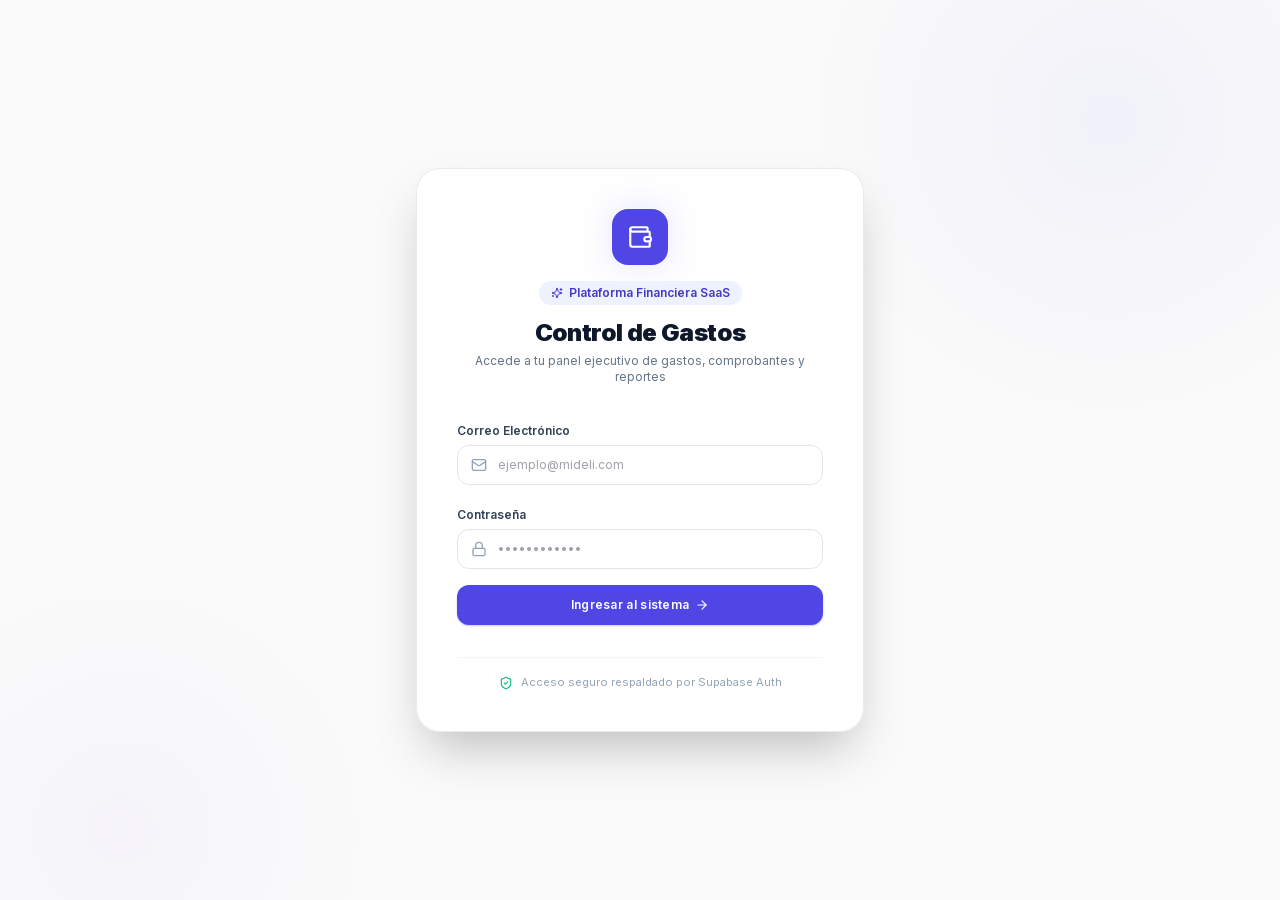
<file: gastos/usuarios.html>
<!DOCTYPE html><!--6S_ZXK0OplpVNdO__16yr--><html lang="es" class="__variable_d6f194"><head><meta charSet="utf-8"/><meta name="viewport" content="width=device-width, initial-scale=1"/><link rel="stylesheet" href="/gastos/_next/static/css/1d763f68a91e16a6.css" data-precedence="next"/><link rel="preload" as="script" fetchPriority="low" href="/gastos/_next/static/chunks/webpack-2f34eddc85b61558.js"/><script src="/gastos/_next/static/chunks/4bd1b696-409494caf8c83275.js" async=""></script><script src="/gastos/_next/static/chunks/255-8b1af036c645ecd4.js" async=""></script><script src="/gastos/_next/static/chunks/main-app-ff45431d2acecfaa.js" async=""></script><script src="/gastos/_next/static/chunks/app/layout-81e6e283536cd316.js" async=""></script><script src="/gastos/_next/static/chunks/44530001-bbbf26067bd4d542.js" async=""></script><script src="/gastos/_next/static/chunks/60-10f6c5c410a8a087.js" async=""></script><script src="/gastos/_next/static/chunks/362-51c7ba7a0e15d21a.js" async=""></script><script src="/gastos/_next/static/chunks/702-d0f821d6ffc05164.js" async=""></script><script src="/gastos/_next/static/chunks/app/usuarios/page-97179784a3d0b5f7.js" async=""></script><title>Control de Gastos</title><meta name="description" content="Plataforma financiera empresarial de control de gastos"/><link rel="manifest" href="/gastos/manifest.webmanifest"/><script src="/gastos/_next/static/chunks/polyfills-42372ed130431b0a.js" noModule=""></script></head><body><div hidden=""><!--$--><!--/$--></div><div class="flex min-h-screen items-center justify-center"><div class="flex flex-col items-center gap-3"><div class="h-8 w-8 animate-spin rounded-full border-2 border-[var(--border-default)] border-t-brand-500"></div><p class="text-sm text-[var(--fg-subtle)]">Comprobando sesión…</p></div></div><!--$--><!--/$--><script src="/gastos/_next/static/chunks/webpack-2f34eddc85b61558.js" id="_R_" async=""></script><script>(self.__next_f=self.__next_f||[]).push([0])</script><script>self.__next_f.push([1,"1:\"$Sreact.fragment\"\n2:I[81901,[\"177\",\"static/chunks/app/layout-81e6e283536cd316.js\"],\"ThemeProvider\"]\n3:I[9766,[],\"\"]\n4:I[98924,[],\"\"]\n5:I[81959,[],\"ClientPageRoot\"]\n6:I[42638,[\"730\",\"static/chunks/44530001-bbbf26067bd4d542.js\",\"60\",\"static/chunks/60-10f6c5c410a8a087.js\",\"362\",\"static/chunks/362-51c7ba7a0e15d21a.js\",\"702\",\"static/chunks/702-d0f821d6ffc05164.js\",\"634\",\"static/chunks/app/usuarios/page-97179784a3d0b5f7.js\"],\"default\"]\n9:I[24431,[],\"OutletBoundary\"]\nb:I[15278,[],\"AsyncMetadataOutlet\"]\nd:I[24431,[],\"ViewportBoundary\"]\nf:I[24431,[],\"MetadataBoundary\"]\n10:\"$Sreact.suspense\"\n12:I[57150,[],\"\"]\n:HL[\"/gastos/_next/static/css/1d763f68a91e16a6.css\",\"style\"]\n"])</script><script>self.__next_f.push([1,"0:{\"P\":null,\"b\":\"6S_ZXK0OplpVNdO-_16yr\",\"p\":\"/gastos\",\"c\":[\"\",\"usuarios\"],\"i\":false,\"f\":[[[\"\",{\"children\":[\"usuarios\",{\"children\":[\"__PAGE__\",{}]}]},\"$undefined\",\"$undefined\",true],[\"\",[\"$\",\"$1\",\"c\",{\"children\":[[[\"$\",\"link\",\"0\",{\"rel\":\"stylesheet\",\"href\":\"/gastos/_next/static/css/1d763f68a91e16a6.css\",\"precedence\":\"next\",\"crossOrigin\":\"$undefined\",\"nonce\":\"$undefined\"}]],[\"$\",\"html\",null,{\"lang\":\"es\",\"suppressHydrationWarning\":true,\"className\":\"__variable_d6f194\",\"children\":[\"$\",\"body\",null,{\"children\":[\"$\",\"$L2\",null,{\"children\":[\"$\",\"$L3\",null,{\"parallelRouterKey\":\"children\",\"error\":\"$undefined\",\"errorStyles\":\"$undefined\",\"errorScripts\":\"$undefined\",\"template\":[\"$\",\"$L4\",null,{}],\"templateStyles\":\"$undefined\",\"templateScripts\":\"$undefined\",\"notFound\":[[[\"$\",\"title\",null,{\"children\":\"404: This page could not be found.\"}],[\"$\",\"div\",null,{\"style\":{\"fontFamily\":\"system-ui,\\\"Segoe UI\\\",Roboto,Helvetica,Arial,sans-serif,\\\"Apple Color Emoji\\\",\\\"Segoe UI Emoji\\\"\",\"height\":\"100vh\",\"textAlign\":\"center\",\"display\":\"flex\",\"flexDirection\":\"column\",\"alignItems\":\"center\",\"justifyContent\":\"center\"},\"children\":[\"$\",\"div\",null,{\"children\":[[\"$\",\"style\",null,{\"dangerouslySetInnerHTML\":{\"__html\":\"body{color:#000;background:#fff;margin:0}.next-error-h1{border-right:1px solid rgba(0,0,0,.3)}@media (prefers-color-scheme:dark){body{color:#fff;background:#000}.next-error-h1{border-right:1px solid rgba(255,255,255,.3)}}\"}}],[\"$\",\"h1\",null,{\"className\":\"next-error-h1\",\"style\":{\"display\":\"inline-block\",\"margin\":\"0 20px 0 0\",\"padding\":\"0 23px 0 0\",\"fontSize\":24,\"fontWeight\":500,\"verticalAlign\":\"top\",\"lineHeight\":\"49px\"},\"children\":404}],[\"$\",\"div\",null,{\"style\":{\"display\":\"inline-block\"},\"children\":[\"$\",\"h2\",null,{\"style\":{\"fontSize\":14,\"fontWeight\":400,\"lineHeight\":\"49px\",\"margin\":0},\"children\":\"This page could not be found.\"}]}]]}]}]],[]],\"forbidden\":\"$undefined\",\"unauthorized\":\"$undefined\"}]}]}]}]]}],{\"children\":[\"usuarios\",[\"$\",\"$1\",\"c\",{\"children\":[null,[\"$\",\"$L3\",null,{\"parallelRouterKey\":\"children\",\"error\":\"$undefined\",\"errorStyles\":\"$undefined\",\"errorScripts\":\"$undefined\",\"template\":[\"$\",\"$L4\",null,{}],\"templateStyles\":\"$undefined\",\"templateScripts\":\"$undefined\",\"notFound\":\"$undefined\",\"forbidden\":\"$undefined\",\"unauthorized\":\"$undefined\"}]]}],{\"children\":[\"__PAGE__\",[\"$\",\"$1\",\"c\",{\"children\":[[\"$\",\"$L5\",null,{\"Component\":\"$6\",\"searchParams\":{},\"params\":{},\"promises\":[\"$@7\",\"$@8\"]}],null,[\"$\",\"$L9\",null,{\"children\":[\"$La\",[\"$\",\"$Lb\",null,{\"promise\":\"$@c\"}]]}]]}],{},null,false]},null,false]},null,false],[\"$\",\"$1\",\"h\",{\"children\":[null,[[\"$\",\"$Ld\",null,{\"children\":\"$Le\"}],null],[\"$\",\"$Lf\",null,{\"children\":[\"$\",\"div\",null,{\"hidden\":true,\"children\":[\"$\",\"$10\",null,{\"fallback\":null,\"children\":\"$L11\"}]}]}]]}],false]],\"m\":\"$undefined\",\"G\":[\"$12\",[]],\"s\":false,\"S\":true}\n"])</script><script>self.__next_f.push([1,"7:{}\n8:\"$0:f:0:1:2:children:2:children:1:props:children:0:props:params\"\n"])</script><script>self.__next_f.push([1,"e:[[\"$\",\"meta\",\"0\",{\"charSet\":\"utf-8\"}],[\"$\",\"meta\",\"1\",{\"name\":\"viewport\",\"content\":\"width=device-width, initial-scale=1\"}]]\na:null\n"])</script><script>self.__next_f.push([1,"c:{\"metadata\":[[\"$\",\"title\",\"0\",{\"children\":\"Control de Gastos\"}],[\"$\",\"meta\",\"1\",{\"name\":\"description\",\"content\":\"Plataforma financiera empresarial de control de gastos\"}],[\"$\",\"link\",\"2\",{\"rel\":\"manifest\",\"href\":\"/gastos/manifest.webmanifest\",\"crossOrigin\":\"$undefined\"}]],\"error\":null,\"digest\":\"$undefined\"}\n"])</script><script>self.__next_f.push([1,"11:\"$c:metadata\"\n"])</script></body></html>
</file>
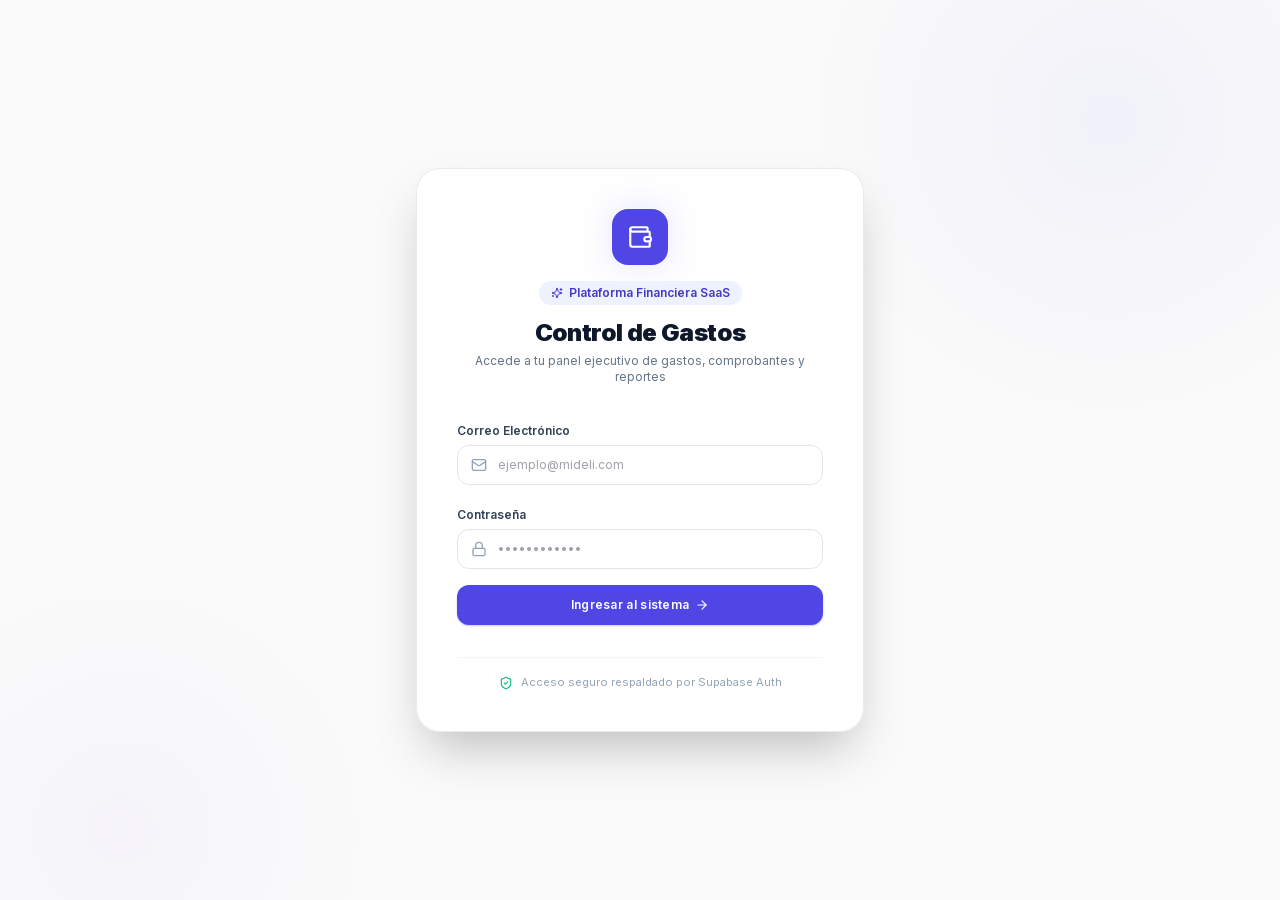
<file: gastos/gastos/detalle.html>
<!DOCTYPE html><!--6S_ZXK0OplpVNdO__16yr--><html lang="es" class="__variable_d6f194"><head><meta charSet="utf-8"/><meta name="viewport" content="width=device-width, initial-scale=1"/><link rel="stylesheet" href="/gastos/_next/static/css/1d763f68a91e16a6.css" data-precedence="next"/><link rel="preload" as="script" fetchPriority="low" href="/gastos/_next/static/chunks/webpack-2f34eddc85b61558.js"/><script src="/gastos/_next/static/chunks/4bd1b696-409494caf8c83275.js" async=""></script><script src="/gastos/_next/static/chunks/255-8b1af036c645ecd4.js" async=""></script><script src="/gastos/_next/static/chunks/main-app-ff45431d2acecfaa.js" async=""></script><script src="/gastos/_next/static/chunks/app/layout-81e6e283536cd316.js" async=""></script><script src="/gastos/_next/static/chunks/44530001-bbbf26067bd4d542.js" async=""></script><script src="/gastos/_next/static/chunks/60-10f6c5c410a8a087.js" async=""></script><script src="/gastos/_next/static/chunks/362-51c7ba7a0e15d21a.js" async=""></script><script src="/gastos/_next/static/chunks/702-d0f821d6ffc05164.js" async=""></script><script src="/gastos/_next/static/chunks/app/gastos/detalle/page-9047c79f43750d11.js" async=""></script><title>Control de Gastos</title><meta name="description" content="Plataforma financiera empresarial de control de gastos"/><link rel="manifest" href="/gastos/manifest.webmanifest"/><script src="/gastos/_next/static/chunks/polyfills-42372ed130431b0a.js" noModule=""></script></head><body><div hidden=""><!--$--><!--/$--></div><!--$!--><template data-dgst="BAILOUT_TO_CLIENT_SIDE_RENDERING"></template><div class="flex min-h-screen items-center justify-center"><div class="flex flex-col items-center gap-3"><div class="h-8 w-8 animate-spin rounded-full border-2 border-[var(--border-default)] border-t-brand-500"></div><p class="text-sm text-[var(--fg-subtle)]">Comprobando sesión…</p></div></div><!--/$--><!--$--><!--/$--><script src="/gastos/_next/static/chunks/webpack-2f34eddc85b61558.js" id="_R_" async=""></script><script>(self.__next_f=self.__next_f||[]).push([0])</script><script>self.__next_f.push([1,"1:\"$Sreact.fragment\"\n2:I[81901,[\"177\",\"static/chunks/app/layout-81e6e283536cd316.js\"],\"ThemeProvider\"]\n3:I[9766,[],\"\"]\n4:I[98924,[],\"\"]\n5:I[81959,[],\"ClientPageRoot\"]\n6:I[44838,[\"730\",\"static/chunks/44530001-bbbf26067bd4d542.js\",\"60\",\"static/chunks/60-10f6c5c410a8a087.js\",\"362\",\"static/chunks/362-51c7ba7a0e15d21a.js\",\"702\",\"static/chunks/702-d0f821d6ffc05164.js\",\"110\",\"static/chunks/app/gastos/detalle/page-9047c79f43750d11.js\"],\"default\"]\n9:I[24431,[],\"OutletBoundary\"]\nb:I[15278,[],\"AsyncMetadataOutlet\"]\nd:I[24431,[],\"ViewportBoundary\"]\nf:I[24431,[],\"MetadataBoundary\"]\n10:\"$Sreact.suspense\"\n12:I[57150,[],\"\"]\n:HL[\"/gastos/_next/static/css/1d763f68a91e16a6.css\",\"style\"]\n"])</script><script>self.__next_f.push([1,"0:{\"P\":null,\"b\":\"6S_ZXK0OplpVNdO-_16yr\",\"p\":\"/gastos\",\"c\":[\"\",\"gastos\",\"detalle\"],\"i\":false,\"f\":[[[\"\",{\"children\":[\"gastos\",{\"children\":[\"detalle\",{\"children\":[\"__PAGE__\",{}]}]}]},\"$undefined\",\"$undefined\",true],[\"\",[\"$\",\"$1\",\"c\",{\"children\":[[[\"$\",\"link\",\"0\",{\"rel\":\"stylesheet\",\"href\":\"/gastos/_next/static/css/1d763f68a91e16a6.css\",\"precedence\":\"next\",\"crossOrigin\":\"$undefined\",\"nonce\":\"$undefined\"}]],[\"$\",\"html\",null,{\"lang\":\"es\",\"suppressHydrationWarning\":true,\"className\":\"__variable_d6f194\",\"children\":[\"$\",\"body\",null,{\"children\":[\"$\",\"$L2\",null,{\"children\":[\"$\",\"$L3\",null,{\"parallelRouterKey\":\"children\",\"error\":\"$undefined\",\"errorStyles\":\"$undefined\",\"errorScripts\":\"$undefined\",\"template\":[\"$\",\"$L4\",null,{}],\"templateStyles\":\"$undefined\",\"templateScripts\":\"$undefined\",\"notFound\":[[[\"$\",\"title\",null,{\"children\":\"404: This page could not be found.\"}],[\"$\",\"div\",null,{\"style\":{\"fontFamily\":\"system-ui,\\\"Segoe UI\\\",Roboto,Helvetica,Arial,sans-serif,\\\"Apple Color Emoji\\\",\\\"Segoe UI Emoji\\\"\",\"height\":\"100vh\",\"textAlign\":\"center\",\"display\":\"flex\",\"flexDirection\":\"column\",\"alignItems\":\"center\",\"justifyContent\":\"center\"},\"children\":[\"$\",\"div\",null,{\"children\":[[\"$\",\"style\",null,{\"dangerouslySetInnerHTML\":{\"__html\":\"body{color:#000;background:#fff;margin:0}.next-error-h1{border-right:1px solid rgba(0,0,0,.3)}@media (prefers-color-scheme:dark){body{color:#fff;background:#000}.next-error-h1{border-right:1px solid rgba(255,255,255,.3)}}\"}}],[\"$\",\"h1\",null,{\"className\":\"next-error-h1\",\"style\":{\"display\":\"inline-block\",\"margin\":\"0 20px 0 0\",\"padding\":\"0 23px 0 0\",\"fontSize\":24,\"fontWeight\":500,\"verticalAlign\":\"top\",\"lineHeight\":\"49px\"},\"children\":404}],[\"$\",\"div\",null,{\"style\":{\"display\":\"inline-block\"},\"children\":[\"$\",\"h2\",null,{\"style\":{\"fontSize\":14,\"fontWeight\":400,\"lineHeight\":\"49px\",\"margin\":0},\"children\":\"This page could not be found.\"}]}]]}]}]],[]],\"forbidden\":\"$undefined\",\"unauthorized\":\"$undefined\"}]}]}]}]]}],{\"children\":[\"gastos\",[\"$\",\"$1\",\"c\",{\"children\":[null,[\"$\",\"$L3\",null,{\"parallelRouterKey\":\"children\",\"error\":\"$undefined\",\"errorStyles\":\"$undefined\",\"errorScripts\":\"$undefined\",\"template\":[\"$\",\"$L4\",null,{}],\"templateStyles\":\"$undefined\",\"templateScripts\":\"$undefined\",\"notFound\":\"$undefined\",\"forbidden\":\"$undefined\",\"unauthorized\":\"$undefined\"}]]}],{\"children\":[\"detalle\",[\"$\",\"$1\",\"c\",{\"children\":[null,[\"$\",\"$L3\",null,{\"parallelRouterKey\":\"children\",\"error\":\"$undefined\",\"errorStyles\":\"$undefined\",\"errorScripts\":\"$undefined\",\"template\":[\"$\",\"$L4\",null,{}],\"templateStyles\":\"$undefined\",\"templateScripts\":\"$undefined\",\"notFound\":\"$undefined\",\"forbidden\":\"$undefined\",\"unauthorized\":\"$undefined\"}]]}],{\"children\":[\"__PAGE__\",[\"$\",\"$1\",\"c\",{\"children\":[[\"$\",\"$L5\",null,{\"Component\":\"$6\",\"searchParams\":{},\"params\":{},\"promises\":[\"$@7\",\"$@8\"]}],null,[\"$\",\"$L9\",null,{\"children\":[\"$La\",[\"$\",\"$Lb\",null,{\"promise\":\"$@c\"}]]}]]}],{},null,false]},null,false]},null,false]},null,false],[\"$\",\"$1\",\"h\",{\"children\":[null,[[\"$\",\"$Ld\",null,{\"children\":\"$Le\"}],null],[\"$\",\"$Lf\",null,{\"children\":[\"$\",\"div\",null,{\"hidden\":true,\"children\":[\"$\",\"$10\",null,{\"fallback\":null,\"children\":\"$L11\"}]}]}]]}],false]],\"m\":\"$undefined\",\"G\":[\"$12\",[]],\"s\":false,\"S\":true}\n"])</script><script>self.__next_f.push([1,"7:{}\n8:\"$0:f:0:1:2:children:2:children:2:children:1:props:children:0:props:params\"\n"])</script><script>self.__next_f.push([1,"e:[[\"$\",\"meta\",\"0\",{\"charSet\":\"utf-8\"}],[\"$\",\"meta\",\"1\",{\"name\":\"viewport\",\"content\":\"width=device-width, initial-scale=1\"}]]\na:null\n"])</script><script>self.__next_f.push([1,"c:{\"metadata\":[[\"$\",\"title\",\"0\",{\"children\":\"Control de Gastos\"}],[\"$\",\"meta\",\"1\",{\"name\":\"description\",\"content\":\"Plataforma financiera empresarial de control de gastos\"}],[\"$\",\"link\",\"2\",{\"rel\":\"manifest\",\"href\":\"/gastos/manifest.webmanifest\",\"crossOrigin\":\"$undefined\"}]],\"error\":null,\"digest\":\"$undefined\"}\n"])</script><script>self.__next_f.push([1,"11:\"$c:metadata\"\n"])</script></body></html>
</file>
<file: assets/index-m8QHWDrL.css>
:root{--surface: #fff;--surface-alt: #f4f6f3;--canvas: #f6f7f4;--ink: #243c3e;--muted: #62746d;--line: #dfe5df;--primary: #315b52;--primary-soft: #e9f2ed;--accent: #c76e59;--accent-soft: #faeee7;--danger: #ac3348;--danger-soft: #fcecf0;--success: #28734f;--warning: #8a6219;--warning-soft: #fbf2db;--sidebar: #203b3b;--sidebar-text: #c7d8d1;--sidebar-accent: #f2c5b0;--shadow: 0 8px 30px #243c3e08;--modal-shadow: 0 24px 80px #10221e35;--radius-sm: 8px;--radius: 16px;--radius-lg: 22px;--space-1: 4px;--space-2: 8px;--space-3: 12px;--space-4: 16px;--space-6: 24px;--space-8: 32px;--duration: .18s;--plum: var(--primary);--plum2: #426b61;--pink: var(--accent-soft);--cream: var(--surface-alt);--green: var(--success);--red: var(--danger);--amber: var(--warning);--coral: var(--accent);color-scheme:light}:root[data-theme=dark]{--surface: #1d2a29;--surface-alt: #243330;--canvas: #14211f;--ink: #e5ece5;--muted: #b1c0b5;--line: #3c5048;--primary: #b2d5c2;--primary-soft: #304c40;--accent: #f1ae94;--accent-soft: #40342e;--danger: #ff9baa;--danger-soft: #442b32;--success: #a7d8b5;--warning: #edcc87;--warning-soft: #403a27;--sidebar: #111e1c;--sidebar-text: #bdd0c5;--sidebar-accent: #efb89e;--shadow: 0 8px 30px #00000018;--modal-shadow: 0 24px 80px #00000065;--plum: var(--primary);--plum2: #c6e1d2;--pink: var(--accent-soft);--cream: var(--surface-alt);--green: var(--success);--red: var(--danger);--amber: var(--warning);--coral: var(--accent);color-scheme:dark}*{box-sizing:border-box}body{margin:0;min-width:320px}button,input,select,textarea{font:inherit}button{cursor:pointer}button,a,input,select,textarea{-webkit-tap-highlight-color:transparent}button{transition:background .18s,box-shadow .18s,transform .18s}button:focus-visible,a:focus-visible{outline:3px solid #df806d;outline-offset:3px}button:disabled{opacity:.48;cursor:not-allowed}h1,h2,h3,p{margin-top:0}h1{font-size:24px;letter-spacing:-.6px}h2{font-size:32px;letter-spacing:-1.1px;font-weight:650;line-height:1.2;margin-bottom:8px}h3{font-size:17px;letter-spacing:-.4px;font-weight:650;margin-bottom:18px}p{line-height:1.65}.app{min-height:100vh}.sidebar{position:fixed;inset:0 auto 0 0;width:246px;background:#20393b;color:var(--surface);padding:30px 18px 20px;display:flex;flex-direction:column;z-index:50;overflow-y:auto}.side-top{display:flex;justify-content:space-between;align-items:center;padding:0 9px 30px}.brand{font-size:28px;font-weight:650;letter-spacing:-1px}.brand.small{display:flex;gap:11px;align-items:center;font-size:22px}.brand-symbol{display:grid;place-items:center;flex:none;width:42px;height:42px;border-radius:13px;background:#eeb7a2;color:#20393b;font-family:Georgia,serif;font-size:31px;font-weight:700;letter-spacing:-2px;padding-right:3px}.brand-more{font-weight:400;color:#ccd7d5}.brand.small small{font-size:8px;display:block;letter-spacing:2px;color:var(--muted);margin-top:4px}.user-chip{display:flex;gap:11px;align-items:center;padding:14px 11px;background:#ffffff08;border:1px solid #ffffff0c;border-radius:12px;margin-bottom:29px}.avatar{width:36px;height:36px;border-radius:50%;display:grid;place-items:center;background:#607775;color:var(--surface);font-weight:650;font-size:14px}.user-chip div:last-child{display:flex;flex-direction:column}.user-chip strong{font-size:13px;font-weight:550}.user-chip span{font-size:10px;color:var(--muted);margin-top:4px}.nav-caption{font-size:8px;font-weight:650;letter-spacing:1.6px;color:var(--muted);padding:0 12px 14px}.sidebar nav{display:grid;gap:5px}.sidebar nav button,.logout{border:0;background:transparent;color:var(--muted);padding:12px 13px;border-radius:9px;display:flex;align-items:center;gap:12px;text-align:left;font-size:12px;font-weight:500;min-height:43px}.sidebar nav button svg,.logout svg{width:17px;height:17px;stroke-width:1.7}.sidebar nav button:hover{background:#ffffff0b;color:var(--surface)}.sidebar nav button.active{background:#eeb7a2;color:#20393b;font-weight:650;box-shadow:0 6px 16px #122b2c30}.sidebar nav i{width:6px;height:6px;border-radius:50%;background:#64d0a0;margin-left:auto}.sidebar-note{margin-top:auto;padding:30px 13px 17px;font-size:10px;color:var(--muted);display:flex;align-items:center;gap:8px}.sidebar-note>span{width:5px;height:5px;border-radius:50%;background:#8ec4ab}.logout{border-top:1px solid #ffffff12;border-radius:0;padding-top:19px;font-size:11px}.logout:hover{color:var(--surface)}.main{margin-left:246px;min-width:0}.main>header{height:88px;background:#fffd;-webkit-backdrop-filter:blur(14px);backdrop-filter:blur(14px);border-bottom:1px solid var(--line);display:flex;align-items:center;justify-content:space-between;padding:17px 36px;position:sticky;top:0;z-index:30}.main>header h1{margin:3px 0 0;font-size:20px}.eyebrow{text-transform:uppercase;letter-spacing:1.7px;font-size:9px;font-weight:650;color:var(--muted);line-height:1.5}.header-date{font-size:9px;letter-spacing:.8px}.header-right{display:flex;gap:17px;align-items:center}.header-avatar{background:#f5ddd0;color:#795849;width:34px;height:34px;border-radius:50%;display:grid;place-items:center;font-size:12px;font-weight:700}.status{border:1px solid var(--line);border-radius:999px;padding:8px 12px;font-size:10px;display:flex;gap:7px;align-items:center;color:var(--muted);background:var(--surface)}.status span{width:6px;height:6px;border-radius:50%;background:var(--muted)}.status.live{color:#327460;background:var(--line);border-color:var(--line)}.status.live span{background:#55a681;box-shadow:0 0 0 3px #55a68117}.content{padding:28px 36px 44px;max-width:1600px;margin:auto}.page-intro{display:flex;justify-content:space-between;align-items:center;margin:0 0 24px;gap:16px}.page-intro h2{margin-top:4px;font-size:30px}.greeting-dot{color:var(--coral)}.page-intro p{font-size:12px;color:var(--muted);margin:6px 0 0}.period-control{display:flex;border:1px solid var(--line);border-radius:9px;padding:4px;gap:2px;background:var(--surface)}.period-control button{padding:8px 13px;border:0;border-radius:6px;background:transparent;color:var(--muted);font-size:10px;white-space:nowrap}.period-control button.active{background:#304d4f;color:var(--surface);box-shadow:0 2px 4px #20393b12}.hero{background:#f0ddd0;position:relative;overflow:hidden;color:#30474b;padding:31px 36px;border-radius:17px;display:flex;justify-content:space-between;align-items:center;min-height:260px;border:1px solid #ead7c9}.hero-copy{position:relative;z-index:2}.hero-label{display:flex;align-items:center;gap:7px;font-size:8px;font-weight:650;letter-spacing:1.9px}.hero-label>span{width:5px;height:5px;border-radius:50%;background:#b98468}.hero h2{font-family:Georgia,Times New Roman,serif;font-size:35px;font-weight:400;line-height:1.14;margin:14px 0 12px;letter-spacing:-1.3px}.hero p{color:var(--muted);font-size:11px;line-height:1.75;margin-bottom:18px}.hero .btn{font-size:10px;padding:11px 15px}.btn.light{background:var(--surface);color:#30474b;box-shadow:0 4px 9px #6b403214}.btn.light:hover{background:var(--surface);transform:translateY(-1px)}.hero-art{position:relative;flex:0 0 310px;height:210px;margin-right:10px}.orbit{position:absolute;border:1px solid #c5a88b50;border-radius:50%;width:350px;height:350px;left:-30px;top:-65px}.orbit-two{width:430px;height:430px;left:-70px;top:-105px}.mini-summary{position:absolute;z-index:1;left:44px;top:0;width:210px;background:var(--surface);border:1px solid var(--surface);padding:18px;border-radius:15px;transform:rotate(-7deg);box-shadow:10px 18px 22px #9d735c1c}.mini-summary-top{display:flex;justify-content:space-between;align-items:center;color:#617b72;margin-bottom:14px}.mini-logo{font-family:Georgia,serif;font-size:24px;color:#b8735e}.mini-summary>span{font-size:8px;color:var(--muted)}.mini-summary>strong{display:block;font-size:24px;font-weight:550;letter-spacing:-1px;margin-top:4px}.mini-bars{display:flex;gap:8px;align-items:flex-end;height:62px;padding:7px 4px;border-bottom:1px solid var(--line)}.mini-bars i{background:#d89679;flex:1;border-radius:4px 4px 0 0;max-width:23px}.mini-summary-bottom{display:flex;justify-content:space-between;font-size:8px;color:var(--muted);margin-top:12px}.floating-label{position:absolute;z-index:3;background:var(--surface);right:-10px;bottom:0;padding:12px 17px;display:flex;gap:9px;align-items:center;box-shadow:0 12px 20px #8d614b1c;border-radius:10px;transform:rotate(4deg)}.floating-icon{background:var(--line);color:#5d8870;width:30px;height:30px;border-radius:8px;display:grid;place-items:center}.floating-label strong{display:block;font-size:10px}.floating-label div>span{font-size:8px;color:var(--muted)}.metric-grid{display:grid;grid-template-columns:repeat(4,minmax(0,1fr));gap:14px;margin:19px 0}.metric,.card{background:var(--surface);border:1px solid var(--line);border-radius:13px;box-shadow:0 3px 5px #263b3f02}.metric{padding:18px 19px}.metric-top{display:flex;justify-content:space-between;align-items:center;gap:8px;margin-bottom:11px}.metric-top>span{font-size:10px;color:var(--muted)}.metric-icon{width:31px;height:31px;border-radius:9px;display:grid;place-items:center;background:var(--line);color:#b8816e;flex:none}.metric-icon svg{width:15px;height:15px}.metric.blue .metric-icon{background:var(--line);color:#7890b9}.metric.mint .metric-icon{background:var(--line);color:#669b80}.metric.amber .metric-icon{background:var(--line);color:#ba9856}.metric>strong{display:block;font-size:26px;font-weight:550;letter-spacing:-.9px;font-variant-numeric:tabular-nums}.metric>small{display:block;margin-top:7px;color:var(--muted);font-size:9px}.two-col{display:grid;grid-template-columns:1fr 1fr;gap:18px}.card{padding:23px;min-width:0}.section-head{display:flex;align-items:center;justify-content:space-between;gap:14px;margin-bottom:16px}.section-head h3{margin:4px 0 0}.subtle-badge{font-size:8px;color:var(--muted);background:var(--surface);padding:6px 9px;border-radius:5px;white-space:nowrap}.dashboard-charts{display:grid;grid-template-columns:minmax(0,1.7fr) minmax(270px,1fr);gap:18px}.chart-total{font-size:23px;font-weight:550;letter-spacing:-.6px;margin:8px 0 23px}.chart-total>span{font-size:9px;font-weight:400;letter-spacing:0;color:var(--muted);margin-left:9px}.bar-chart{position:relative;height:170px;padding-left:50px;padding-bottom:22px}.chart-grid{position:absolute;top:0;right:0;bottom:22px;left:0;display:flex;flex-direction:column;justify-content:space-between;font-size:8px;color:var(--muted)}.chart-grid>span{position:relative;border-top:1px dashed var(--line);padding-top:4px}.chart-bars{position:relative;height:100%;display:flex;gap:12px;align-items:flex-end;z-index:2}.chart-column{flex:1;min-width:0;height:100%;display:flex;flex-direction:column;align-items:center;justify-content:flex-end;position:relative}.bar-space{height:100%;width:100%;display:flex;align-items:flex-end;justify-content:center}.chart-bar{width:100%;max-width:33px;min-height:3px;position:relative;background:#c8d9d0;border-radius:5px 5px 0 0;transition:height .35s;outline-offset:3px}.chart-bar.current,.chart-bar:hover{background:#df9c81}.chart-column>span{position:absolute;top:calc(100% + 9px);font-size:8px;color:var(--muted);white-space:nowrap}.bar-tip{display:none;position:absolute;bottom:calc(100% + 7px);left:50%;transform:translate(-50%);padding:7px 10px;border-radius:6px;background:#30474b;color:#fff;font-size:9px;white-space:nowrap;z-index:10}.chart-bar:hover .bar-tip,.chart-bar:focus-visible .bar-tip{display:block}.chart-empty{font-size:9px;text-align:center;color:var(--muted);margin:12px 0 0}.muted-icon{color:var(--muted)}.donut-wrap{height:177px;position:relative;display:grid;place-items:center}.donut{width:166px;height:166px}.donut-label{position:absolute;text-align:center}.donut-label span{display:block;font-size:8px;color:var(--muted);margin-bottom:5px}.donut-label strong{display:block;font-size:20px;font-weight:550;letter-spacing:-.6px}.payment-legend{display:grid;gap:11px;margin-top:11px}.payment-legend>div{display:flex;align-items:center;gap:7px;font-size:10px}.payment-legend>div>span:nth-child(2){color:var(--muted)}.payment-legend b{margin-left:auto;font-size:10px;font-weight:600}.payment-legend small{width:28px;text-align:right;font-size:8px;color:var(--muted)}.legend-dot{width:6px;height:6px;border-radius:50%;background:#df806d}.dot-1{background:#30474b}.dot-2{background:var(--muted)}.dashboard-bottom{display:grid;grid-template-columns:minmax(0,1.7fr) minmax(270px,1fr);gap:18px;margin-top:18px}.sale-cell{display:flex;align-items:center;gap:9px}.sale-cell>div{display:flex;flex-direction:column;gap:4px}.sale-cell strong{font-size:10px;font-weight:550}.sale-cell small{font-size:8px;color:var(--muted)}.money-cell{font-weight:550}.ranking-row{display:flex;gap:11px;align-items:center;border-bottom:1px solid var(--line);padding:15px 0}.ranking-row:last-child{border:0}.rank-number{font-size:10px;color:var(--muted);font-variant-numeric:tabular-nums}.ranking-row>div{min-width:0;flex:1}.ranking-row strong{font-size:10px;display:block;white-space:nowrap;overflow:hidden;text-overflow:ellipsis;font-weight:550}.ranking-row div>span{font-size:8px;color:var(--muted);display:block;margin-top:4px}.ranking-row b{font-size:10px;font-weight:550}.quick-actions{display:grid;grid-template-columns:repeat(4,1fr);gap:13px;margin-top:22px}.quick-actions>button{display:flex;gap:10px;align-items:center;background:var(--surface);border:1px solid var(--line);padding:16px 13px;border-radius:11px;text-align:left;color:#30474b}.quick-actions>button:hover{border-color:#dba895;transform:translateY(-2px);box-shadow:0 7px 15px #30474b09}.quick-actions>button>svg{margin-left:auto;color:var(--muted);flex:none}.quick-icon{background:var(--line);width:32px;height:32px;border-radius:8px;display:grid;place-items:center;flex:none}.quick-icon svg{width:15px;height:15px;color:var(--muted)}.quick-actions strong{display:block;font-size:10px;font-weight:600}.quick-actions div>span{display:block;font-size:8px;color:var(--muted);margin-top:4px}.list{display:grid}.list-row{display:flex;align-items:center;gap:12px;padding:16px 0;border-bottom:1px solid var(--line)}.list-row:last-child{border-bottom:0}.list-row>div:nth-child(2),.list-row>div:first-child:not(.round-icon){display:flex;flex-direction:column;min-width:0}.list-row strong{font-size:12px}.list-row span{font-size:10px;color:var(--muted);margin-top:4px}.list-row b{margin-left:auto;font-size:13px}.round-icon{width:32px;height:32px;flex:0 0 32px;border-radius:8px;background:var(--line);color:#b8957b;display:grid;place-items:center}.round-icon svg{width:15px;height:15px}.empty{min-height:190px;display:flex;flex-direction:column;justify-content:center;align-items:center;color:var(--muted);text-align:center;padding:20px 12px}.empty>svg{width:31px;height:31px;stroke-width:1.2;margin-bottom:13px;color:var(--muted)}.empty strong{font-size:12px;color:var(--muted);font-weight:500}.empty p{font-size:10px;margin:8px 0 0;max-width:250px}.empty .text-btn{margin-top:14px}.shift-card{padding:44px;border:1px solid #e5dfd6;background:var(--line);border-radius:18px;text-align:center;margin-bottom:21px;position:relative;overflow:hidden}.shift-card.active-shift{background:var(--line)}.shift-card h2{font-family:Georgia,serif;font-weight:400;font-size:38px;margin-top:14px}.shift-card p{color:var(--muted);font-size:13px}.timer{font-size:64px;font-weight:350;letter-spacing:-3px;color:#304d4f;margin:24px;line-height:1.2;font-variant-numeric:tabular-nums}.shift-detail{display:flex;gap:10px;justify-content:center;flex-wrap:wrap;margin:23px 0}.shift-detail span{background:#ffffffa1;border:1px solid var(--line);border-radius:10px;padding:11px 15px;display:flex;gap:9px;font-size:11px;color:var(--muted)}.shift-detail strong{color:#425c53;font-weight:600}.btn{border:0;border-radius:9px;padding:12px 17px;display:inline-flex;gap:9px;align-items:center;justify-content:center;font-size:12px;font-weight:600;min-height:42px}.btn svg{width:17px;height:17px}.btn.primary{background:var(--plum);color:var(--surface);box-shadow:0 3px 5px #304d4f15}.btn.primary:hover{background:#203b3e}.btn.secondary{background:var(--surface);color:#4f6a5e;border:1px solid var(--line)}.btn.secondary:hover{background:var(--line)}.btn.danger{background:#b75b61;color:var(--surface)}.btn.big{padding:15px 24px}.btn.wide{width:100%}.icon-btn{border:0;background:transparent;display:grid;place-items:center;color:inherit;min-width:36px;min-height:36px}.mobile-only,.mobile-dock{display:none}.table-wrap{overflow:auto;margin-top:12px}table{width:100%;border-collapse:collapse;font-size:11px}th{text-align:left;font-size:8px;text-transform:uppercase;letter-spacing:1px;color:var(--muted);font-weight:600;background:var(--surface)}th,td{padding:13px 11px;border-bottom:1px solid var(--line);white-space:nowrap}tbody tr:last-child td{border-bottom:0}tbody tr:hover{background:var(--surface)}.pill{display:inline-block;border-radius:5px;padding:5px 8px;font-size:9px;font-weight:600}.pill.green{background:var(--line);color:#599172}.pill.red{background:var(--line);color:#bd6f78}.pill.yellow{background:var(--line);color:#b39754}.modal-backdrop{position:fixed;top:0;right:0;bottom:0;left:0;background:#142b2ea6;-webkit-backdrop-filter:blur(6px);backdrop-filter:blur(6px);z-index:100;display:grid;place-items:center;padding:18px;overflow:auto}.modal{background:var(--surface);border-radius:18px;padding:28px;max-width:560px;width:100%;position:relative;max-height:calc(100dvh - 36px);overflow-y:auto}.close{position:absolute;right:18px;top:18px}.photo-preview{width:100%;height:320px;object-fit:cover;border-radius:12px;background:var(--line)}.button-row{display:flex;justify-content:flex-end;gap:10px;margin-top:18px}.camera-box{width:100%;min-height:270px;border:1px dashed var(--muted);background:var(--surface);border-radius:12px;color:#577a66;display:grid;place-items:center;align-content:center;gap:12px}.camera-box span{font-size:11px;color:var(--muted)}.sales-layout{display:grid;grid-template-columns:minmax(0,1.5fr) minmax(320px,.8fr);gap:18px;align-items:start}.full-span{grid-column:1/-1}.search{width:100%;margin:16px 0}.catalog-search{position:relative;margin:19px 0 14px}.catalog-search .search{padding-left:40px;margin:0;background:var(--surface);border-color:var(--line)}.catalog-search>svg{position:absolute;top:14px;left:13px;color:var(--muted)}.category-tabs{display:flex;gap:6px;align-items:center;margin-bottom:20px}.category-tabs button{border:1px solid var(--line);background:var(--surface);padding:8px 13px;font-size:10px;border-radius:7px;color:var(--muted)}.category-tabs button.active{background:#304d4f;border-color:#304d4f;color:#fff}.category-tabs>span{font-size:8px;color:var(--muted);margin-left:auto}.product-grid{display:grid;grid-template-columns:repeat(3,minmax(0,1fr));gap:11px;max-height:calc(100vh - 360px);min-height:160px;overflow-y:auto;padding:1px 4px 5px 1px}.product{border:1px solid var(--line);background:var(--surface);border-radius:11px;padding:14px;text-align:left;display:flex;min-height:188px;flex-direction:column;align-items:flex-start;color:#344f48;position:relative}.product:hover{border-color:#d7ae96;box-shadow:0 6px 15px #98745d11;transform:translateY(-2px)}.product-emblem{display:grid;place-items:center;width:35px;height:35px;border-radius:10px;background:var(--line);color:#c79a7c;margin-bottom:13px}.product-emblem.jewelry{background:var(--line);color:var(--muted)}.product-emblem svg{width:21px;height:21px;stroke-width:1.3}.product strong{font-size:10px;line-height:1.5;margin:8px 0 6px;font-weight:600;overflow-wrap:anywhere}.product small{color:var(--muted);font-size:8px;margin-bottom:13px}.product b{margin-top:auto;font-size:13px;font-weight:600}.product .tag{position:absolute;right:11px;top:16px;font-size:7px}.tag{font-size:8px;font-weight:500;padding:4px 6px;border-radius:4px}.tag.dessert{background:var(--line);color:#c59b7d}.tag.jewelry{background:var(--line);color:var(--muted)}.cart{position:sticky;top:108px}.cart-lines{max-height:280px;overflow:auto;margin-top:10px}.cart-line{display:flex;gap:8px;align-items:center;padding:15px 0;border-bottom:1px solid var(--line)}.cart-line>div:first-child{flex:1;display:flex;flex-direction:column}.cart-line strong{font-size:10px;line-height:1.5}.cart-line span{font-size:9px;color:var(--muted);margin-top:4px}.qty{display:flex;align-items:center;gap:8px;font-size:10px}.qty button,.remove{border:0;width:27px;height:27px;border-radius:7px;color:var(--muted);background:var(--line)}.remove{background:var(--line);color:#bb9083}.totals{display:grid;gap:11px;margin:22px 0;padding:17px 0;border-top:1px dashed var(--line);border-bottom:1px dashed var(--line)}.totals span,.totals strong{display:flex;justify-content:space-between;font-size:11px;color:var(--muted)}.totals strong{font-size:23px;color:#344f48;font-weight:550;padding-top:6px}.totals span b{font-weight:500;color:#63795d}.text-btn{border:0;background:none;color:var(--muted);font-size:10px;display:inline-flex;align-items:center;gap:6px;padding:4px}.text-btn:hover{color:#344f48}label{display:grid;gap:8px;font-size:10px;font-weight:600;color:var(--muted);margin:16px 0}input,select,textarea{width:100%;padding:12px 13px;border:1px solid var(--line);border-radius:8px;background:var(--surface);color:#435b3f;outline:none;font-size:12px;min-height:44px;transition:border-color .15s,box-shadow .15s}input:focus,select:focus,textarea:focus{border-color:var(--muted);box-shadow:0 0 0 3px #98b1a217}input:disabled{background:var(--surface);color:var(--muted)}textarea{min-height:95px;resize:vertical}.hint,.muted{color:var(--muted);font-size:11px;line-height:1.75}.form-grid{display:grid;grid-template-columns:1fr 1fr;gap:0 16px}.segmented{display:inline-flex;background:var(--line);border-radius:9px;padding:4px;margin-bottom:19px}.segmented button{border:0;background:transparent;padding:10px 17px;border-radius:6px;font-size:11px;color:var(--muted)}.segmented button.active{background:var(--surface);color:#455f3e;font-weight:600;box-shadow:0 2px 4px #3e584310}.inline-controls{display:flex;gap:9px}.inline-controls select{min-width:140px}.count-grid{display:grid;grid-template-columns:1fr 1fr;gap:9px;margin:21px 0}.count-line{margin:0;display:grid;grid-template-columns:1fr 78px 30px;align-items:center;gap:10px;border:1px solid var(--line);border-radius:10px;padding:12px}.count-line div{display:flex;flex-direction:column;gap:4px}.count-line strong{font-size:10px}.count-line span{font-size:9px;color:var(--muted)}.count-line input{padding:9px}.count-line b{text-align:center;font-size:11px}.zero{color:var(--muted)}.negative{color:var(--red)}.positive{color:var(--green)}.payroll{text-align:center;background:var(--line);border-color:#e8decc;display:flex;flex-direction:column;justify-content:center}.pay-total{font-size:56px;letter-spacing:-2px;font-weight:350;color:#4c6241;margin:20px 0}.report-grid{display:grid;grid-template-columns:repeat(3,minmax(0,1fr));gap:16px;margin:24px 0}.report-feature{display:flex;align-items:center;gap:22px;background:#304d4f;padding:30px;border-radius:16px;color:var(--surface)}.report-feature-icon{flex:none;width:65px;height:65px;border:1px solid #ffffff20;background:#ffffff0a;border-radius:15px;display:grid;place-items:center;color:#c8e2d5}.report-feature .eyebrow{color:var(--muted)}.report-feature h3{font-size:22px;margin:7px 0}.report-feature p{font-size:11px;color:var(--muted);margin:0}.report-feature>.btn{margin-left:auto;flex:none}.report-card{display:flex;flex-direction:column;text-align:left;background:var(--surface);border:1px solid var(--line);border-radius:13px;padding:23px;color:#30474b}.report-card:hover{border-color:#d8b39f;box-shadow:0 10px 20px #6d685b08;transform:translateY(-2px)}.report-card-icon{background:var(--line);color:#b69876;width:40px;height:40px;border-radius:10px;display:grid;place-items:center;margin-bottom:19px}.report-card-icon svg{width:20px;height:20px;stroke-width:1.6}.report-card h3{font-size:15px;margin:0 0 8px}.report-card p{font-size:10px;color:var(--muted);margin:0 0 20px}.report-card-bottom{display:flex;justify-content:space-between;border-top:1px solid var(--line);padding-top:14px;margin-top:auto;width:100%;font-size:10px;color:var(--muted)}.report-info{display:flex;align-items:center;gap:32px}.report-info h3{font-size:15px;margin-bottom:10px}.report-info p{font-size:10px;color:var(--muted);line-height:1.8;margin:7px 0}.report-info .btn{flex:none}.month-select{margin:0}.month-select>span{display:flex;gap:6px;align-items:center;font-size:9px}.month-select input{min-width:170px;font-size:11px}.success-note{background:var(--line);color:#608b53;padding:14px 18px;border-radius:9px;font-size:12px}.login-page{min-height:100vh;display:grid;grid-template-columns:1fr 1fr;background:var(--surface)}.login-brand{padding:44px 58px;display:flex;flex-direction:column;justify-content:space-between;background:#20393b;color:var(--surface);position:relative;overflow:hidden;margin:18px;border-radius:17px;min-height:calc(100vh - 36px)}.login-wordmark{display:flex;gap:12px;align-items:center;font-size:23px;font-weight:500;letter-spacing:-1px;z-index:2}.login-wordmark .brand-symbol{width:36px;height:36px;font-size:28px;border-radius:10px}.login-story{position:relative;z-index:2;margin:60px 0}.login-story .hero-label{color:var(--muted)}.login-story .hero-label>span{background:#dca991}.login-brand h1{font-family:Georgia,serif;font-size:clamp(42px,4vw,61px);font-weight:400;max-width:600px;margin:27px 0 24px;line-height:1.14;letter-spacing:-2.2px;color:var(--line)}.login-brand p{font-size:14px;color:var(--muted);line-height:1.8}.login-feature-list{display:flex;flex-direction:column;gap:17px;margin-top:35px}.login-feature-list span{display:flex;align-items:center;gap:11px;font-size:11px;color:var(--muted)}.login-feature-list svg{color:#ceaa91;stroke-width:1.4}.login-bottom{display:flex;align-items:center;justify-content:space-between;z-index:2;color:var(--muted)}.login-bottom>span{font-size:9px;letter-spacing:2px}.login-decoration{position:absolute;right:-150px;bottom:-130px;width:440px;height:440px}.login-decoration i{position:absolute;top:0;right:0;bottom:0;left:0;border:1px solid #ffffff10;border-radius:50%}.login-decoration i:nth-child(2){top:45px;right:45px;bottom:45px;left:45px}.login-decoration i:nth-child(3){top:90px;right:90px;bottom:90px;left:90px;background:#ffffff03}.login-panel{display:grid;place-items:center;padding:36px}.login-card{width:min(355px,100%);padding:28px 0}.login-card .eyebrow{font-size:9px;letter-spacing:2px;color:var(--muted)}.login-card h2{font-size:33px;color:#30474b;margin:13px 0 10px;font-weight:500}.login-subtitle{font-size:12px;color:var(--muted);margin-bottom:15px}.login-mode{display:inline-flex;align-items:center;font-size:9px;color:var(--muted);background:var(--line);border:1px solid var(--line);padding:6px 10px;border-radius:999px;margin-bottom:16px}.login-card label{color:var(--muted);font-size:10px;margin:18px 0}.login-card input{background:var(--surface);padding:14px 13px;border-color:var(--line);min-height:48px}.login-card .btn{margin-top:10px;padding:14px;font-size:11px;min-height:48px}.password{position:relative}.password input{padding-right:42px}.password button{position:absolute;right:7px;top:9px;border:0;background:transparent;color:var(--muted);display:grid;place-items:center;width:30px;height:30px}.password svg{width:17px;height:17px}.error{background:var(--line);color:#a13547;padding:13px;border-radius:9px;font-size:11px}.login-footer{text-align:center;font-size:9px;color:var(--muted);margin:38px 0 0}.mobile-brand{display:none}.product-dialog .section-head{margin-bottom:10px}.product-dialog .form-grid input{min-width:0}[role=alert]{overflow-wrap:anywhere}@media(min-width:1600px){.content{padding-top:35px}.hero{min-height:300px}.hero h2{font-size:42px}.hero-art{margin-right:70px}.metric>strong{font-size:30px}.bar-chart{height:195px}}@media(max-width:1200px){.sidebar{width:215px;padding-left:14px;padding-right:14px}.main{margin-left:215px}.content{padding:25px}.main>header{padding:17px 25px}.metric-grid{gap:10px}.metric{padding:15px}.metric>strong{font-size:22px}.metric-top>span{font-size:9px}.hero-art{flex-basis:250px;margin-right:0}.mini-summary{left:12px}.floating-label{right:-9px}.product-grid{grid-template-columns:repeat(2,minmax(0,1fr))}.quick-actions{grid-template-columns:1fr 1fr}.dashboard-charts,.dashboard-bottom{grid-template-columns:minmax(0,1.5fr) minmax(250px,1fr)}.report-grid{grid-template-columns:repeat(2,minmax(0,1fr))}.report-feature{padding:25px;gap:15px}.report-feature h3{font-size:18px}.report-feature .btn{font-size:10px}.login-brand{padding:40px}.login-brand h1{font-size:47px}.count-grid{grid-template-columns:1fr}}@media(max-width:960px){.metric-grid{grid-template-columns:repeat(2,minmax(0,1fr))}.metric-top>span{font-size:10px}.metric{padding:19px}.metric>strong{font-size:27px}.dashboard-charts,.dashboard-bottom{grid-template-columns:1fr}.payment-card{display:grid;grid-template-columns:1fr 1fr;align-items:center}.payment-card .section-head{grid-column:1/-1}.payment-legend{padding-right:20px;margin-top:0}.hero-art{flex-basis:180px}.mini-summary{width:170px;left:0;top:12px}.mini-summary>strong{font-size:21px}.floating-label{right:-5px;bottom:0;padding:10px}.hero h2{font-size:30px}.hero{padding:26px}.sales-layout{grid-template-columns:1fr}.cart{position:static}.product-grid{grid-template-columns:repeat(3,minmax(0,1fr));max-height:500px}.two-col{grid-template-columns:1fr}.report-feature{flex-wrap:wrap}.report-feature .btn{margin-left:0}.report-info{flex-direction:column;align-items:flex-start;gap:15px}.login-brand{padding:35px}.login-brand h1{font-size:42px}}@media(max-width:780px){.mobile-only{display:grid}.sidebar{width:258px;transform:translate(-105%);transition:transform .2s}.sidebar.open{transform:translate(0)}.scrim{position:fixed;top:0;right:0;bottom:0;left:0;background:#152e3280;-webkit-backdrop-filter:blur(2px);backdrop-filter:blur(2px);z-index:45}.main{margin-left:0}.main>header{height:75px;padding:12px 20px;justify-content:flex-start;gap:11px}.main>header h1{font-size:18px}.header-right{margin-left:auto;gap:9px}.header-avatar{width:30px;height:30px}.header-date{font-size:8px}.content{padding:23px 20px 110px}.mobile-dock{position:fixed;bottom:12px;left:14px;right:14px;z-index:35;display:flex;justify-content:space-around;background:#fffe;-webkit-backdrop-filter:blur(16px);backdrop-filter:blur(16px);box-shadow:0 8px 35px #183b3322;border:1px solid var(--line);border-radius:16px;padding:9px 5px calc(9px + env(safe-area-inset-bottom))}.mobile-dock button{background:transparent;border:0;display:flex;flex-direction:column;align-items:center;gap:5px;color:var(--muted);min-width:52px;min-height:40px;padding:4px;font-size:8px;border-radius:9px}.mobile-dock button.active{color:#304d4f;background:var(--line)}.mobile-dock svg{width:19px;height:19px;stroke-width:1.7}.page-intro{align-items:flex-start}.page-intro h2{font-size:27px}.hero-art{flex-basis:235px}.hero{padding:29px;min-height:260px}.hero h2{font-size:32px}.mini-summary{width:185px;left:17px}.floating-label{right:0}.hero p{font-size:10px}.hero-label{font-size:7px}.metric-grid{gap:12px}.card{padding:20px}.full-span{grid-column:auto}.shift-card{padding:36px 24px}.shift-card h2{font-size:33px}.form-grid{gap:0 12px}.section-head{align-items:flex-start}.month-select input{min-width:145px}.report-feature p{font-size:10px}.report-card{padding:20px}.login-page{display:block;min-height:100vh;background:var(--surface);padding:24px}.login-brand{display:none}.login-panel{min-height:calc(100dvh - 48px);padding:0}.login-card{padding:16px 8px;max-width:390px}.mobile-brand{display:block;color:#30474b;font-size:26px;font-weight:600;letter-spacing:-1px;margin-bottom:45px}.login-card h2{font-size:34px}.login-card input{font-size:16px}.login-footer{margin-top:32px}.photo-preview{height:280px}.inline-controls{flex-wrap:wrap}.quick-actions strong{font-size:11px}.quick-actions div>span{font-size:9px}.category-tabs button{min-height:38px}.product strong{font-size:11px}.count-line input{font-size:16px}}@media(max-width:520px){.content{padding:20px 15px 110px}.main>header{padding:11px 14px;gap:7px}.header-date{font-size:7px;letter-spacing:.4px}.header-avatar{display:none}.status{font-size:9px;padding:7px 9px}.page-intro{display:block;margin-bottom:20px}.page-intro h2{font-size:28px}.page-intro .period-control{width:max-content;margin-top:16px}.period-control button{padding:9px 15px}.hero{padding:25px;min-height:240px}.hero h2{font-size:31px}.hero-art{display:none}.hero-copy{width:100%}.hero:after{content:"";width:270px;height:270px;border:1px solid #b8977960;border-radius:50%;position:absolute;right:-195px;top:-26px;box-shadow:0 0 0 22px #e1c4af30,0 0 0 45px #e1c4af20}.metric{padding:16px 14px}.metric-icon{width:28px;height:28px;border-radius:8px}.metric-top>span{font-size:9px;line-height:1.4;max-width:88px}.metric>strong{font-size:25px}.metric>small{font-size:8px;line-height:1.4}.metric-grid{gap:10px}.card{padding:18px}.section-head h3{font-size:16px}.chart-total{font-size:22px}.chart-total>span{font-size:8px}.chart-bars{gap:9px}.bar-chart{height:164px;padding-left:38px}.chart-grid{font-size:7px}.payment-card{display:block}.payment-card .section-head{margin-bottom:5px}.donut-wrap{height:170px}.payment-legend{padding:0 15px;margin:10px 0 3px}.payment-legend>div{font-size:11px}.payment-legend b{font-size:11px}.quick-actions{gap:9px}.quick-actions>button{padding:14px 11px;gap:8px}.quick-actions div>span{display:none}.quick-actions>button>svg{display:none}.quick-actions strong{font-size:10px}.quick-icon{width:28px;height:28px}.product-grid{grid-template-columns:repeat(2,minmax(0,1fr));max-height:480px}.product{padding:13px;min-height:190px}.product .tag{font-size:6px;right:8px}.category-tabs{gap:5px}.category-tabs button{padding:8px 11px}.category-tabs>span{font-size:7px}.form-grid{grid-template-columns:1fr}.count-line{grid-template-columns:1fr 68px 23px;padding:10px;gap:7px}.inline-controls select{min-width:0}.section-head .inline-controls{flex-direction:column;max-width:130px}.timer{font-size:51px;margin:23px 5px}.shift-detail{gap:7px}.shift-detail span{width:100%;justify-content:space-between}.shift-card h2{font-size:31px}.pay-total{font-size:48px}.report-feature{padding:24px;gap:16px}.report-feature-icon{width:48px;height:48px;border-radius:11px}.report-feature-icon svg{width:26px;height:26px}.report-feature>div:nth-child(2){flex:1}.report-feature h3{font-size:18px}.report-feature .btn{width:100%}.report-grid{grid-template-columns:1fr;gap:11px;margin:20px 0}.report-card{display:grid;grid-template-columns:40px 1fr;gap:0 14px;padding:20px}.report-card-icon{grid-row:1/3;margin:0}.report-card h3{font-size:14px}.report-card p{margin:0;font-size:10px}.report-card-bottom{grid-column:1/-1;margin-top:16px;padding-top:11px}.month-select{margin:16px 0 0;max-width:190px}.button-row{display:grid;grid-template-columns:1fr 1fr}.modal{padding:23px}.product-dialog .form-grid{grid-template-columns:1fr 1fr}.product-dialog .form-grid label{font-size:9px}.product-dialog .form-grid input{font-size:12px}.product-dialog .form-grid label:nth-child(2){grid-column:1/-1;grid-row:1}.product-dialog h3{font-size:18px}.product-dialog .hint{font-size:10px}}.metric-top>span{font-size:11px}.metric>small{font-size:10px}.page-intro p{font-size:13px}.hero p{font-size:12px}.section-head .eyebrow{font-size:10px}.period-control button{font-size:11px}.payment-legend>div,.payment-legend b{font-size:11px}.quick-actions strong{font-size:11px}.quick-actions div>span{font-size:9px}table{font-size:12px}th{font-size:9px}.hint,.muted{font-size:12px}label,.product strong{font-size:11px}.product small{font-size:9px}.report-card p,.report-info p{font-size:12px}.report-card-bottom{font-size:11px}.login-subtitle{font-size:13px}.login-feature-list span,.login-card label,.login-card .btn{font-size:12px}.login-mode,.chart-empty{font-size:10px}.sidebar nav button{font-size:13px}.empty p{font-size:11px}.empty strong{font-size:13px}.sale-cell strong{font-size:11px}.sale-cell small{font-size:9px}@media(max-width:520px){.metric-top>span{font-size:10px}.metric>small{font-size:9px}.hero p{font-size:12px}.product strong{font-size:11px}.product small{font-size:9px}.report-card p{font-size:11px}.page-intro p{font-size:12px}input,select,textarea,.product-dialog .form-grid input,.product-dialog .form-grid select{font-size:16px}}@media(max-width:520px){.dashboard-bottom table{table-layout:fixed}.dashboard-bottom th,.dashboard-bottom td{padding:12px 6px}.dashboard-bottom th{font-size:8px;letter-spacing:.5px}.dashboard-bottom th:first-child{width:45%}.dashboard-bottom th:nth-child(2){width:29%}.dashboard-bottom th:last-child{width:26%}.dashboard-bottom td{font-size:10px}.dashboard-bottom .sale-cell{gap:6px}.dashboard-bottom .sale-cell .round-icon{width:25px;height:25px;flex-basis:25px}.dashboard-bottom .sale-cell>div{min-width:0}.dashboard-bottom .sale-cell strong{overflow:hidden;text-overflow:ellipsis;font-size:10px}.dashboard-bottom .sale-cell small{font-size:8px}.dashboard-bottom .money-cell{text-align:right}}.sale-product-dialog .report-card-icon{margin-bottom:12px}.sale-product-dialog h3{font-size:23px;margin:8px 0 17px}.sale-product-name{font-size:14px;font-weight:600;color:#30474b;line-height:1.6}.sale-product-name small{display:block;font-size:11px;font-weight:400;color:var(--muted);margin-top:3px}.manual-sale-total{padding:17px;background:var(--surface);border-radius:10px;display:flex;align-items:center;justify-content:space-between;margin:20px 0}.manual-sale-total>span{font-size:12px;color:var(--muted)}.manual-sale-total strong{font-size:25px;font-weight:550;letter-spacing:-.7px}.sale-product-dialog .close{right:15px;top:15px}.cart-line>div:first-child{min-width:0}.cart-line strong,.cart-line span{overflow-wrap:anywhere}.sale-product-dialog .button-row .btn{min-width:110px}:root{font-family:Inter,Segoe UI,Arial,sans-serif;color:var(--ink);background:var(--canvas);--muted: #62746d;--plum: var(--primary);--plum2: #426b61;--pink: var(--accent-soft);--cream: var(--surface-alt);--green: var(--success);--red: var(--danger);--amber: var(--warning);--coral: var(--accent)}:root[data-theme=dark]{--muted: #b1c0b5;--plum2: #c6e1d2}body{color:var(--ink);background:var(--canvas);font-size:14px}button,input,select,textarea{transition:background var(--duration),border-color var(--duration),box-shadow var(--duration);color:inherit}h2{font-size:30px;line-height:1.25}h3{font-size:18px}input,select,textarea{background:var(--surface);border:1px solid var(--line);color:var(--ink);min-height:44px;border-radius:var(--radius-sm);font-size:14px}input:focus,select:focus,textarea:focus{outline:2px solid var(--accent);outline-offset:2px;border-color:var(--accent)}button:focus-visible,a:focus-visible{outline:3px solid var(--accent);outline-offset:3px}label{font-size:12px;color:var(--muted);line-height:1.55}label>input,label>select,label>textarea{margin-top:7px}button:disabled{opacity:.55}.eyebrow{color:var(--muted);font-size:10px;letter-spacing:1.6px}.muted,.hint,.page-intro p{color:var(--muted)}.hint{line-height:1.65}.btn{min-height:44px;padding:12px 18px;border-radius:10px;font-size:13px;font-weight:600;gap:9px}.btn.primary{background:var(--primary);color:var(--surface);border:1px solid var(--primary)}.btn.secondary{background:var(--surface);border:1px solid var(--line);color:var(--ink)}.btn.danger{background:var(--danger);color:var(--surface)}.btn.light{background:var(--surface);color:var(--ink)}.btn:hover:not(:disabled){filter:brightness(.96)}.icon-btn{display:grid;place-items:center;width:40px;min-width:40px;height:40px;border:1px solid transparent;border-radius:10px;background:transparent;color:var(--muted)}.icon-btn:hover{background:var(--surface-alt);color:var(--ink)}.icon-btn svg{width:19px;height:19px}.text-btn{color:var(--primary);min-height:36px;font-size:12px}.skip-link{position:fixed;z-index:300;left:20px;top:-100px;background:var(--surface);padding:14px;color:var(--ink);border-radius:8px}.skip-link:focus{top:12px}.premium-app{--sidebar-width: 246px}.sidebar{width:var(--sidebar-width);background:var(--sidebar);color:var(--sidebar-text);padding:24px 16px 14px;transition:width var(--duration),transform var(--duration)}.main{margin-left:var(--sidebar-width);transition:margin-left var(--duration)}.side-top{padding:0 8px 23px}.brand.small{font-size:21px}.brand-symbol{background:var(--sidebar-accent);color:#203b3b}.wordmark{white-space:nowrap}.brand.small small{font-size:8px;color:#b4c8bc;letter-spacing:1.8px}.brand-more{color:#c5d5c9}.user-chip{padding:12px 10px;margin-bottom:22px;border-color:#ffffff10}.user-chip strong{font-size:13px}.user-chip span{font-size:11px;color:#b4c7bc}.avatar{flex-shrink:0;background:#526e60}.sidebar nav{display:block}.nav-group{margin-bottom:20px}.nav-caption{padding:0 12px 7px;font-size:9px;color:#a1bdb0;letter-spacing:1.4px}.sidebar nav button{width:100%;font-size:13px;min-height:43px;margin:3px 0;color:var(--sidebar-text);padding:11px 12px}.sidebar nav button.active{background:var(--sidebar-accent);color:#203b3b;box-shadow:none}.sidebar nav button:hover:not(.active){background:#ffffff09}.sidebar-bottom{margin-top:auto;display:grid;gap:4px}.collapse-control,.logout{background:transparent;color:var(--sidebar-text);display:flex;align-items:center;gap:12px;border:0;padding:12px;border-radius:8px;font-size:12px;min-height:42px}.collapse-control svg{width:18px}.logout{border-top:1px solid #ffffff12;border-radius:0}.sidebar-collapsed{--sidebar-width: 84px}.sidebar-collapsed .wordmark,.sidebar-collapsed .user-copy,.sidebar-collapsed .nav-label,.sidebar-collapsed .nav-caption,.sidebar-collapsed .sidebar-bottom span{display:none}.sidebar-collapsed .side-top{padding:0 3px 23px}.sidebar-collapsed .user-chip{padding:8px;justify-content:center;background:transparent;border:0}.sidebar-collapsed .sidebar nav button{justify-content:center;position:relative}.sidebar-collapsed .sidebar nav button i{position:absolute;right:4px;top:4px}.sidebar-collapsed .sidebar-bottom button{justify-content:center}.premium-topbar{gap:20px!important;background:var(--surface)!important;min-height:86px}.breadcrumb{font-size:10px;color:var(--muted);white-space:nowrap}.breadcrumb span{opacity:.6;padding:0 7px}.topbar-title{flex-shrink:0}.global-search{display:flex;align-items:center;gap:10px;background:var(--surface-alt);color:var(--muted);border:1px solid var(--line);padding:11px 12px;border-radius:10px;font-size:11px;max-width:310px;flex:1;min-width:42px;text-align:left}.global-search span{overflow:hidden;text-overflow:ellipsis;white-space:nowrap}.global-search kbd{margin-left:auto;font-size:10px;border:1px solid var(--line);border-radius:4px;padding:3px;white-space:nowrap}.header-right{gap:10px}.topbar-date{font-size:11px;color:var(--muted);white-space:nowrap}.status{background:var(--surface-alt);color:var(--muted);padding:8px 10px;font-size:10px;white-space:nowrap}.status.live{background:var(--primary-soft);color:var(--success);border-color:var(--line)}.connection-chip{display:flex;align-items:center;gap:6px;border:0;background:transparent;color:var(--muted);font-size:10px;padding:7px 0;white-space:nowrap}.connection-chip.pending{color:var(--warning);cursor:pointer}.connection-chip:not(.pending){cursor:default}.header-avatar{border:0;background:var(--accent-soft);color:var(--accent);min-width:34px}.alert-button{position:relative}.alert-button i{position:absolute;width:5px;height:5px;border-radius:50%;background:var(--accent);top:8px;right:9px}.content{padding:30px 32px 44px;max-width:1580px}.page-intro{gap:20px;margin-bottom:25px}.page-intro p{font-size:13px;margin-top:8px}.page-intro h2{font-size:30px}.card,.metric{background:var(--surface);border-color:var(--line);border-radius:var(--radius);box-shadow:var(--shadow)}.card{padding:24px}.metric{padding:21px}.metric-top>span{font-size:12px;color:var(--muted)}.metric>strong{font-size:28px;font-weight:600}.metric>small{font-size:11px;color:var(--muted);line-height:1.5}.metric-icon{background:var(--accent-soft);color:var(--accent);width:35px;height:35px}.metric.blue .metric-icon,.metric.mint .metric-icon{background:var(--primary-soft);color:var(--success)}.metric.amber .metric-icon{background:var(--warning-soft);color:var(--warning)}.hero{background:var(--accent-soft);border-color:var(--line);color:var(--ink);border-radius:var(--radius-lg);min-height:225px;padding:28px 32px}.hero h2{font-size:34px}.hero p{color:var(--muted);font-size:13px}.hero-label{color:var(--muted);font-size:9px}.hero-art{height:190px}.mini-summary,.floating-label{background:var(--surface);border-color:var(--line);color:var(--ink)}.mini-summary>span,.mini-summary-bottom,.floating-label div>span{color:var(--muted)}.mini-summary>span{font-size:10px}.floating-label strong{font-size:12px}.floating-label div>span{font-size:10px}.mini-summary>strong{font-size:25px}.mini-bars i{background:var(--accent)}.floating-icon{background:var(--primary-soft);color:var(--success)}.period-control{background:var(--surface);padding:4px;border-radius:10px}.period-control button{font-size:12px;color:var(--muted);min-height:34px}.period-control button.active{background:var(--primary);color:var(--surface)}.subtle-badge{font-size:10px;background:var(--surface-alt);color:var(--muted);border-radius:6px}.chart-total>span,.chart-grid,.chart-column>span,.chart-empty{color:var(--muted);font-size:11px}.chart-grid>span{border-color:var(--line)}.chart-bar{background:var(--primary-soft)}.chart-bar.current{background:var(--accent)}.bar-tip{background:var(--ink);color:var(--surface);font-size:10px}.donut-label span{color:var(--muted)}.donut-label strong{color:var(--ink)}.payment-legend>div{font-size:12px;color:var(--muted)}.payment-legend b{color:var(--ink);font-size:12px}.payment-legend small{color:var(--muted)}.ranking-row strong{color:var(--ink);font-size:12px}.ranking-row span,.rank-number{color:var(--muted)}.quick-actions>button{background:var(--surface);border-color:var(--line);padding:19px;color:var(--ink)}.quick-actions strong{font-size:13px}.quick-actions div>span{font-size:11px;color:var(--muted)}.quick-icon{background:var(--accent-soft);color:var(--accent)}.empty{color:var(--muted);padding:30px 15px}.empty strong{color:var(--ink);font-size:15px}.empty p{font-size:12px}.round-icon{background:var(--primary-soft);color:var(--primary)}table{font-size:13px}th{font-size:10px;color:var(--muted);background:var(--surface-alt)}td{color:var(--ink)}td,th{border-color:var(--line);padding:14px 12px}.sale-cell strong{color:var(--ink);font-size:12px}.sale-cell small{color:var(--muted);font-size:10px}.table-wrap{border-radius:10px;overflow-x:auto}.table-wrap table{min-width:440px}.table-wrap tbody tr:hover{background:var(--surface-alt)}.pill{font-size:10px;padding:6px 9px;white-space:nowrap}.pill.green{color:var(--success);background:var(--primary-soft)}.pill.yellow{color:var(--warning);background:var(--warning-soft)}.pill.red{color:var(--danger);background:var(--danger-soft)}.positive{color:var(--success)}.negative{color:var(--danger)}.count-warning{color:var(--warning)}.count-neutral{color:var(--muted)}.error{background:var(--danger-soft);color:var(--danger);font-size:13px}.success-note{background:var(--primary-soft);color:var(--success)}.sales-layout{grid-template-columns:minmax(0,1fr) 330px;align-items:start;gap:20px}.cash-cut-card{border-color:color-mix(in srgb,var(--primary) 20%,var(--line));background:color-mix(in srgb,var(--surface) 97%,var(--surface-alt))}.cash-cut-btn{border-color:color-mix(in srgb,var(--primary) 35%,var(--line));color:var(--primary);font-weight:600}.cash-cut-btn:hover{background:var(--primary-soft);border-color:var(--primary)}.sales-follow-up{display:grid;gap:22px;margin-top:52px;padding-top:32px;border-top:1px dashed var(--line)}.cash-cut-totals,.cash-cut-methods{display:grid;grid-template-columns:repeat(3,minmax(0,1fr));gap:12px}.cash-cut-totals>div,.cash-cut-methods>div{display:flex;align-items:center;justify-content:space-between;gap:10px;padding:14px;border:1px solid var(--line);border-radius:12px;background:var(--surface-alt)}.cash-cut-totals span,.cash-cut-methods span{display:flex;align-items:center;gap:7px;color:var(--muted);font-size:12px}.cash-cut-totals strong,.cash-cut-methods strong{color:var(--ink);white-space:nowrap}.cash-cut-last{margin:14px 0 0;color:var(--muted);font-size:12px}.cash-cut-modal{width:min(740px,100%)}.cash-cut-fields{margin-top:16px}.cash-cut-results{display:grid;grid-template-columns:repeat(2,minmax(0,1fr));gap:10px;margin-top:18px}.cash-cut-results>div{display:flex;justify-content:space-between;gap:10px;padding:12px 14px;border-radius:10px;background:var(--surface-alt);font-size:12px}.cash-cut-results span{color:var(--muted)}.cash-cut-results .balanced strong{color:var(--success)}.cash-cut-results .unbalanced strong{color:var(--danger)}.cash-cut-modal .hint{margin:14px 0}.product-grid{grid-template-columns:repeat(3,minmax(0,1fr));max-height:640px;gap:12px;padding:2px}.product{background:var(--surface);border:1px solid var(--line);border-radius:13px;position:relative;min-height:184px;padding:16px;color:var(--ink);text-align:left}.product:hover{border-color:var(--accent);box-shadow:var(--shadow);transform:translateY(-2px)}.product strong{font-size:13px;line-height:1.45;color:var(--ink);margin-top:8px}.product small{font-size:10px;color:var(--muted)}.product>span:last-child{color:var(--primary);font-size:17px}.product-availability{font-size:10px;color:var(--muted);margin-top:8px;display:block}.product-availability.stock-low{color:var(--warning)}.product-add{position:absolute;bottom:13px;right:13px;width:26px;height:26px;display:grid;place-items:center;background:var(--primary-soft);color:var(--primary);border-radius:8px}.product-icon{background:var(--accent-soft);color:var(--accent)}.product.jewelry .product-icon{background:var(--primary-soft);color:var(--success)}.product .tag{font-size:8px;color:var(--muted);background:var(--surface-alt)}.category-tabs button{min-height:40px;font-size:12px;padding:9px 14px;background:var(--surface);color:var(--muted);border-color:var(--line)}.category-tabs button.active{background:var(--primary);color:var(--surface)}.category-tabs>span{font-size:10px;color:var(--muted)}.cookie-promo-banner{margin:12px 0;padding:12px 14px;border:1px solid var(--accent);border-radius:12px;background:var(--accent-soft);color:var(--ink);font-size:12px;line-height:1.5}.cookie-promo-tag{align-self:flex-start;padding:4px 7px;border-radius:999px;background:var(--accent-soft);color:var(--accent);font-size:10px;font-weight:700}.catalog-search{display:flex;align-items:center;gap:10px;border:1px solid var(--line);border-radius:10px;background:var(--surface);padding:0 12px}.catalog-search input{border:0;background:transparent;width:100%;padding:12px 0;margin:0;min-width:0}.catalog-search input:focus{outline:none;box-shadow:none}.catalog-search:focus-within{outline:2px solid var(--accent)}.catalog-search svg{color:var(--muted)}.cart{position:sticky;top:108px;padding:22px;max-height:calc(100dvh - 128px);display:flex;flex-direction:column;overflow-x:hidden;overflow-y:auto;-webkit-overflow-scrolling:touch;overscroll-behavior:contain}.cart .section-head{flex-shrink:0}.cart .cart-lines{flex:1 1 auto;min-height:90px;max-height:320px;overflow-y:auto;overscroll-behavior:contain;padding-right:4px}.cart .totals,.cart>label,.cart>button.btn,.cart>.hint{flex-shrink:0}.sales-discount-section,.sales-payment-section{display:grid;gap:10px;flex:0 0 auto}.sales-discount-section>.eyebrow,.sales-payment-section>.eyebrow{margin:6px 0 0}.sales-discount-section .totals{margin:4px 0 12px}.sales-payment-section .hint{margin:0 0 4px}.cart h3{font-size:19px}.cart-line strong{font-size:12px;color:var(--ink)}.cart-line span{color:var(--muted);font-size:11px}.line-subtotal{font-size:12px;font-weight:600;display:block}.cookie-promo-toggle{margin-top:6px;padding:6px 9px;border:1px solid var(--line);border-radius:8px;background:var(--surface-alt);color:var(--ink);font-size:10px;text-align:left}.cookie-promo-toggle:disabled{cursor:not-allowed;opacity:.65}.cookie-promo-toggle.active{border-color:var(--accent);background:var(--accent-soft);color:var(--accent);font-weight:700}.cart-line{border-color:var(--line);padding:15px 0}.qty button{background:var(--surface-alt);color:var(--ink);border-color:var(--line);width:30px;height:30px}.cart-total{border-color:var(--line);color:var(--ink)}.cart-total strong{font-size:29px}.mobile-cart-trigger{position:fixed;bottom:89px;left:16px;right:16px;z-index:34;background:var(--primary);color:var(--surface);border:0;border-radius:14px;padding:15px;display:flex;justify-content:space-between;gap:12px;align-items:center;box-shadow:var(--modal-shadow);min-height:56px}.mobile-cart-trigger span{font-size:12px}.mobile-cart-trigger strong{font-size:18px}.mobile-cart-trigger small{display:block;opacity:.85;margin-top:3px}.mobile-cart-sheet .cart{border:0;padding:0;box-shadow:none;position:static}.manual-sale-total{background:var(--surface-alt);color:var(--ink);gap:15px}.manual-sale-total>span{color:var(--muted)}.manual-sale-total strong{font-size:28px}.sale-product-name{color:var(--ink)}.sale-product-name small{color:var(--muted)}.payment-options{display:grid;grid-template-columns:repeat(3,1fr);gap:8px;margin:20px 0}.payment-options button{display:flex;flex-direction:column;align-items:center;gap:8px;border:1px solid var(--line);border-radius:11px;background:var(--surface);padding:15px 8px;font-size:12px;color:var(--muted)}.payment-options button.active{border-color:var(--primary);background:var(--primary-soft);color:var(--primary)}.payment-change{display:flex;justify-content:space-between;padding:17px;background:var(--primary-soft);border-radius:10px;margin:16px 0;color:var(--success)}.payment-change strong{font-size:22px}.receipt-success{width:60px;height:60px;margin:0 auto 18px;display:grid;place-items:center;background:var(--primary-soft);color:var(--success);border-radius:50%}.receipt-success svg{width:34px;height:34px}.receipt-total{font-size:40px;text-align:center;font-weight:600;color:var(--ink);margin:15px 0}.receipt-summary{text-align:center}.list-row{display:flex;align-items:center;justify-content:space-between;gap:18px;padding:15px 0;border-bottom:1px solid var(--line);font-size:13px}.list-row>div{min-width:0}.list-row strong{display:block;font-size:13px}.list-row span{display:block;color:var(--muted);font-size:11px;margin-top:4px}.list-row b{white-space:nowrap}.sale-folio{background:transparent;border:0;padding:4px;color:var(--primary);font-weight:600;text-decoration:underline;text-underline-offset:3px}.modal-backdrop{background:#11251f88;-webkit-backdrop-filter:blur(5px);backdrop-filter:blur(5px);z-index:100;padding:24px;overflow-y:auto}.modal{background:var(--surface);color:var(--ink);border:1px solid var(--line);border-radius:var(--radius-lg);box-shadow:var(--modal-shadow);width:min(510px,100%);max-height:calc(100dvh - 48px);overflow-y:auto;padding:28px}.wide-modal{width:min(760px,100%)}.modal-heading{display:flex;align-items:flex-start;justify-content:space-between;gap:12px;margin-bottom:24px}.modal-heading h2{font-size:24px;margin:7px 0 0;letter-spacing:-.6px}.modal-heading .icon-btn{margin:-8px -8px 0 0}.modal .button-row{margin-top:22px;gap:10px;display:flex;justify-content:flex-end;flex-wrap:wrap}.confirm-content{line-height:1.6}.confirm-content p{font-size:14px;color:var(--muted)}.toast-stack{position:fixed;top:98px;right:24px;z-index:210;width:min(390px,calc(100vw - 32px));display:grid;gap:10px;pointer-events:none}.toast{pointer-events:auto;display:flex;align-items:center;gap:11px;background:var(--surface);border:1px solid var(--line);border-left:4px solid var(--success);box-shadow:var(--modal-shadow);border-radius:12px;padding:12px 10px 12px 15px;font-size:12px;line-height:1.6;animation:enter var(--duration) ease-out;color:var(--ink)}.toast>svg{color:var(--success);flex-shrink:0;width:20px}.toast.error{border-left-color:var(--danger);background:var(--surface)}.toast.error>svg{color:var(--danger)}.toast.info{border-left-color:var(--accent)}.toast.info>svg{color:var(--accent)}.toast>.icon-btn{margin-left:auto;min-width:32px;width:32px;height:32px}.command-dialog{width:min(620px,100%)}.command-results{max-height:55vh;overflow-y:auto;margin:20px -5px 12px;padding:0 5px}.command-results .eyebrow{margin:17px 8px 9px}.command-results button{display:flex;align-items:center;gap:12px;width:100%;border:0;border-radius:9px;padding:12px;background:transparent;color:var(--ink);text-align:left;font-size:13px}.command-results button:hover,.command-results button:focus-visible{background:var(--primary-soft)}.command-results button>span{flex:1}.command-results small{display:block;font-size:11px;color:var(--muted);margin-top:4px}.command-results b{font-size:12px}.action-menu{display:grid;gap:10px}.action-menu button{justify-content:flex-start}.action-menu button svg:last-child{margin-left:auto}.spaced-heading{margin-top:28px}.page-transition{animation:enter var(--duration) ease-out}.skeleton{background:linear-gradient(90deg,var(--surface-alt),var(--surface),var(--surface-alt));background-size:200% 100%;animation:shimmer 1.5s infinite;border:1px solid var(--line);border-radius:16px}.skeleton-hero{height:240px}.skeleton-card{height:130px}.export-progress{display:flex;align-items:center;gap:10px;padding:16px;color:var(--muted);font-size:13px}.spinner{width:17px;height:17px;border-radius:50%;border:2px solid var(--line);border-top-color:var(--primary);animation:spin .8s linear infinite}.theme-options{display:grid;grid-template-columns:repeat(3,1fr);gap:12px;margin-top:22px}.theme-option{background:var(--surface);border:1px solid var(--line);border-radius:12px;padding:20px;text-align:left;color:var(--ink)}.theme-option.active{border-color:var(--primary);background:var(--primary-soft)}.theme-option strong,.theme-option span{display:block;margin-top:9px}.theme-option span{font-size:11px;color:var(--muted)}.staff-cards{display:grid;grid-template-columns:repeat(3,minmax(0,1fr));gap:14px;margin-bottom:24px}.staff-card{background:var(--surface);border:1px solid var(--line);border-radius:14px;padding:17px;display:flex;align-items:center;gap:12px;flex-wrap:wrap;text-align:left;color:var(--ink)}.staff-card.active{border-color:var(--primary);box-shadow:0 0 0 1px var(--primary)}.staff-card>div{flex:1}.staff-card strong{font-size:13px;display:block}.staff-card div>span{display:block;color:var(--muted);font-size:11px;margin-top:4px}.staff-card small{width:100%;font-size:11px;color:var(--muted)}.movement-types{display:flex;flex-wrap:wrap;gap:7px;margin-bottom:20px}.movement-types button{padding:9px 11px;font-size:11px;border:1px solid var(--line);border-radius:8px;background:var(--surface);color:var(--muted);min-height:36px}.movement-types button.active{background:var(--primary);color:var(--surface);border-color:var(--primary)}.form-step{display:flex;align-items:center;gap:9px;font-size:11px;color:var(--muted);margin:20px 0 10px}.form-step b{color:var(--accent);font-size:11px}.product-picker{display:grid;gap:8px}.product-picker input{width:100%}.count-summary{display:flex;flex-wrap:wrap;gap:14px;background:var(--surface-alt);border-radius:10px;padding:16px;margin:18px 0;font-size:12px;color:var(--muted)}.count-explanation{margin:-4px 0 18px;font-size:13px}.count-pending{color:var(--muted);font-size:10px}.count-summary strong{color:var(--ink)}.count-line{background:var(--surface-alt);border-color:var(--line)}.count-line strong{color:var(--ink);font-size:12px}.count-line small{color:var(--muted);font-size:10px}.shift-card{background:var(--surface);border-color:var(--line);padding:40px;border-radius:var(--radius-lg)}.shift-card.active-shift{background:var(--primary-soft)}.shift-card p{color:var(--muted)}.shift-card .shift-limit-notice{display:block;width:fit-content;max-width:680px;margin:0 auto 16px;padding:12px 16px;border:1px solid var(--warning);border-radius:12px;background:var(--warning-soft);color:var(--warning);line-height:1.5}.timer{font-size:64px;letter-spacing:-2px;font-variant-numeric:tabular-nums;color:var(--ink);font-weight:500}.shift-detail span{color:var(--muted);font-size:12px}.shift-detail strong{color:var(--ink)}.shift-estimate{display:grid;gap:7px;margin:22px auto;font-size:12px;color:var(--muted)}.shift-estimate strong{color:var(--ink);font-size:28px}.shift-estimate small{font-size:11px}.photo-thumbnail{display:flex;align-items:center;gap:10px;border:1px solid var(--line);background:var(--surface);padding:7px 12px 7px 7px;border-radius:10px;margin:0 auto 22px;font-size:11px;color:var(--muted)}.photo-thumbnail img{width:36px;height:36px;object-fit:cover;border-radius:6px}.photo-preview{display:block;width:100%;height:300px;object-fit:contain;background:var(--surface-alt);border-radius:12px}.camera-box{background:var(--surface-alt);color:var(--primary);border-color:var(--line);min-height:240px;border-radius:13px}.camera-box span{color:var(--muted)}.pay-total{color:var(--ink)}.report-feature{background:var(--accent-soft);border-color:var(--line);color:var(--ink);border-radius:20px}.report-feature p{color:var(--muted);font-size:12px}.report-feature-icon{background:var(--surface);color:var(--accent)}.report-card{background:var(--surface);border-color:var(--line);color:var(--ink);border-radius:14px}.report-card p,.report-info p{color:var(--muted);font-size:12px}.report-card-icon{background:var(--primary-soft);color:var(--primary)}.report-card-bottom{color:var(--primary);border-color:var(--line);font-size:12px}.report-info h3{font-size:17px}.login-page{background:var(--canvas)}.login-card h2{color:var(--ink)}.login-card .eyebrow,.login-card label,.login-subtitle,.login-footer{color:var(--muted)}.login-mode{color:var(--success);background:var(--primary-soft);border-color:var(--line)}.login-card input{background:var(--surface);border-color:var(--line);color:var(--ink);font-size:14px}.mobile-brand{color:var(--ink)}.password button{color:var(--muted)}.login-brand{background:var(--sidebar)}.login-brand p,.login-feature-list span{color:#c0cec3}.login-bottom{color:#bdcbbb}.login-story .hero-label{color:#c0cec3}.login-card .btn.primary{background:var(--primary);color:var(--surface)}@keyframes enter{0%{opacity:0;transform:translateY(5px)}to{opacity:1;transform:translateY(0)}}@keyframes shimmer{to{background-position:-200% 0}}@keyframes spin{to{transform:rotate(360deg)}}@media(min-width:1440px){.sales-layout{grid-template-columns:minmax(0,1fr) 360px}.product-grid{grid-template-columns:repeat(4,minmax(0,1fr))}}@media(max-width:1280px){.premium-topbar{padding:16px 24px!important;gap:15px!important}.global-search{max-width:210px}.topbar-date{display:none}.header-right{gap:7px}.content{padding:26px 24px 44px}.product-grid{grid-template-columns:repeat(2,minmax(0,1fr))}.staff-cards{grid-template-columns:repeat(2,1fr)}}@media(min-width:781px)and (max-width:1100px){.premium-app{--sidebar-width: 84px}.premium-app .wordmark,.premium-app .user-copy,.premium-app .nav-caption,.premium-app .nav-label,.premium-app .sidebar-bottom span{display:none}.premium-app .side-top{padding:0 3px 23px}.premium-app .user-chip{justify-content:center;padding:8px;border:0;background:transparent}.premium-app .sidebar nav button,.premium-app .sidebar-bottom button{justify-content:center}.global-search{width:44px;flex:none;padding:12px}.global-search span,.global-search kbd{display:none}.cart{padding:18px}.hero-art{flex-basis:240px}.product-grid{grid-template-columns:repeat(3,minmax(0,1fr));max-height:none}.content{padding-bottom:112px}.sales-layout{grid-template-columns:minmax(0,1fr);gap:16px}.catalog-search input{min-height:52px;font-size:16px}.category-tabs{gap:10px;overflow-x:auto;padding-bottom:4px}.category-tabs button{min-width:104px;min-height:48px;font-size:14px}.category-tabs>span{font-size:12px;white-space:nowrap}.product{min-height:208px;padding:18px}.product strong{font-size:15px}.product small,.product .tag,.product-availability,.stock-label{font-size:12px}.product-bottom b{font-size:17px}.tablet-cart-trigger{bottom:18px;left:calc(var(--sidebar-width) + 18px);right:18px;min-height:64px;padding:16px 20px}.tablet-cart-trigger span{font-size:14px}.tablet-cart-trigger strong{font-size:20px}.cart-drawer{width:min(680px,92vw)}}@media(min-width:961px)and (max-width:1100px){.sales-layout{grid-template-columns:minmax(0,1fr) minmax(290px,320px)}.product-grid{grid-template-columns:repeat(2,minmax(0,1fr))}}@media(min-width:781px)and (max-width:960px){.sales-layout{grid-template-columns:minmax(0,1fr)}.sales-layout>.cart{position:static}}@media(max-width:780px){.tablet-cart-trigger{position:sticky;bottom:12px;left:auto;right:auto;z-index:12;width:100%;margin:8px 0 12px}.cash-cut-totals,.cash-cut-methods,.cash-cut-results{grid-template-columns:1fr}.premium-app{--sidebar-width: 0px}.sidebar,.sidebar-collapsed .sidebar{width:260px}.sidebar-collapsed .wordmark,.sidebar-collapsed .user-copy,.sidebar-collapsed .nav-caption,.sidebar-collapsed .nav-label,.sidebar-collapsed .sidebar-bottom span{display:initial}.sidebar-collapsed .sidebar nav button,.sidebar-collapsed .sidebar-bottom button{justify-content:flex-start}.sidebar-collapsed .user-chip{padding:12px 10px;justify-content:flex-start}.sidebar-collapsed .side-top{padding:0 8px 23px}.collapse-control{display:none}.main{margin-left:0}.premium-topbar{height:76px!important;min-height:76px;padding:12px 16px!important;gap:10px!important}.breadcrumb{font-size:9px}.main>header h1{font-size:18px}.global-search{flex:none;width:36px;padding:10px;border:0;background:transparent}.global-search span,.global-search kbd,.connection-chip span{display:none}.connection-chip{padding:9px}.header-right{gap:5px}.status{font-size:9px;padding:7px 8px}.content{padding:24px 20px 130px}.page-intro h2{font-size:28px}.mobile-dock{background:var(--surface);border-color:var(--line);bottom:8px}.mobile-dock button{font-size:10px;min-height:47px;color:var(--muted)}.mobile-dock button.active{color:var(--primary);background:var(--primary-soft)}.dock-create svg{background:var(--primary);color:var(--surface);border-radius:8px;padding:4px;width:28px;height:28px}.dock-create{gap:2px!important}.metric-grid{gap:12px}.metric{padding:20px}.metric>strong{font-size:29px}.metric-top>span{font-size:12px;max-width:none}.metric>small{font-size:11px}.hero-art{flex-basis:235px}.hero h2{font-size:32px}.hero{min-height:225px}.product-grid{grid-template-columns:repeat(3,minmax(0,1fr));max-height:none}.sales-layout{grid-template-columns:1fr}.sales-catalog{padding:20px}.modal-backdrop{padding:16px;align-items:center}.modal{max-height:calc(100dvh - 32px);padding:24px}.mobile-cart-sheet{position:fixed;bottom:0;left:0;right:0;margin:0;width:100%;border-radius:22px 22px 0 0;max-height:90dvh;padding-bottom:calc(24px + env(safe-area-inset-bottom))}.toast-stack{top:88px;right:16px}.theme-options{gap:9px}.theme-option{padding:16px}.shift-card{padding:32px 24px}.timer{font-size:60px}.table-wrap{max-width:100%}}@media(max-width:520px){.premium-topbar{padding:10px 12px!important;gap:5px!important}.premium-topbar>.icon-btn{width:34px;min-width:34px}.breadcrumb{display:none}.main>header h1{font-size:17px}.header-right{gap:1px}.status{font-size:9px;padding:6px}.status>span{display:none}.header-right .icon-btn{width:32px;min-width:32px}.header-avatar{display:none}.connection-chip{padding:7px}.global-search{width:32px;padding:7px}.content{padding:22px 16px 150px}.page-intro h2{font-size:27px}.page-intro p{font-size:12px}.page-intro{margin-bottom:21px}.page-intro .period-control{margin-top:14px}.hero{padding:25px;min-height:232px}.hero h2{font-size:32px}.hero p,.hero .btn{font-size:12px}.hero-art{display:none}.metric{padding:16px 14px}.metric-top>span{font-size:11px;line-height:1.45}.metric>strong{font-size:25px;letter-spacing:-.8px}.metric>small{font-size:10px}.metric-icon{width:29px;height:29px}.card{padding:18px}.section-head h3{font-size:17px}.chart-total>span{font-size:10px}.table-wrap table{min-width:430px}.dashboard-bottom .table-wrap table{min-width:0}.dashboard-bottom td{font-size:11px}.quick-actions strong{font-size:12px}.quick-actions>button{padding:16px 11px}.product-grid{grid-template-columns:repeat(2,minmax(0,1fr));gap:10px}.product{padding:14px;min-height:193px}.product strong{font-size:12px}.product small{font-size:10px}.product .tag{font-size:7px}.product>span:last-child{font-size:16px}.sales-catalog{padding:16px}.category-tabs{gap:5px;flex-wrap:wrap}.category-tabs button{font-size:11px;padding:9px 12px}.category-tabs>span{font-size:10px}.mobile-cart-trigger{left:14px;right:14px;bottom:88px}.modal-backdrop{padding:12px}.modal{padding:23px;max-height:calc(100dvh - 24px)}.modal-heading h2{font-size:22px}.modal-heading .eyebrow{font-size:8px}.mobile-cart-sheet{max-height:90dvh;border-radius:20px 20px 0 0}.modal .button-row{display:grid;grid-template-columns:1fr 1fr}.modal .button-row .btn{min-width:0;padding:12px 10px;font-size:12px}.payment-options button{font-size:11px}.staff-cards{grid-template-columns:1fr}.staff-card{padding:17px}.theme-options{grid-template-columns:1fr}.theme-option{display:flex;align-items:center;gap:12px;flex-wrap:wrap}.theme-option strong{margin:0}.theme-option span{width:100%;margin-left:36px;margin-top:0}.shift-card{padding:30px 18px}.timer{font-size:48px;letter-spacing:-1.5px;margin:24px 0}.shift-estimate strong{font-size:27px}.shift-detail{gap:10px}.shift-detail span{font-size:12px}.pay-total{font-size:40px}.count-line{grid-template-columns:1fr 62px 35px}.count-line input{min-width:0}.report-card h3{font-size:15px}.report-card p,.report-card-bottom{font-size:12px}.report-feature h3{font-size:19px}.report-feature p,.report-info p{font-size:12px}.report-info .btn{width:100%}.login-page{padding:24px}.login-card label{font-size:12px}.login-card input,input,select,textarea,.product-dialog .form-grid input,.product-dialog .form-grid select{font-size:16px}.login-mode,.login-footer{font-size:11px}.photo-preview{height:270px}.toast-stack{top:85px}.toast{font-size:12px}.product-dialog .form-grid{grid-template-columns:1fr}.product-dialog .form-grid label:nth-child(2){grid-row:auto;grid-column:auto}.product-dialog .form-grid label{font-size:12px}}@media(prefers-reduced-motion:reduce){*,*:before,*:after{transition:none!important;animation:none!important;scroll-behavior:auto!important}}.payment-options{border:0;padding:0}.payment-options legend{font-size:12px;color:var(--muted);margin-bottom:12px}.checkout-total{display:grid;gap:7px;text-align:center;padding:18px;background:var(--surface-alt);border-radius:12px}.checkout-total span{color:var(--muted);font-size:12px}.checkout-total strong{font-size:36px;font-weight:600}.settings-connection{display:flex;align-items:center;gap:18px;margin-top:20px}.settings-connection h3{margin-bottom:7px}.settings-connection p{margin:0}.settings-connection>svg{margin-left:auto;color:var(--success)}.product-emblem{width:42px;height:42px;border-radius:12px;display:grid;place-items:center;background:var(--accent-soft);color:var(--accent)}.product-emblem.jewelry{background:var(--primary-soft);color:var(--success)}.stock-label{display:block;font-size:10px;color:var(--muted);margin:8px 0}.stock-label.low{color:var(--warning)}.product-bottom{display:flex;align-items:center;justify-content:space-between;gap:5px;margin-top:auto;width:100%}.product-bottom b{font-size:16px;color:var(--ink);letter-spacing:-.3px}.add-product-mark{width:27px;height:27px;background:var(--primary-soft);color:var(--primary);border-radius:8px;display:grid;place-items:center;font-size:19px}.cart-count-label{font-size:11px;color:var(--muted)}.totals{border-top:1px solid var(--line);margin:15px 0;padding-top:17px}.totals span{color:var(--muted);font-size:12px}.totals strong{font-size:20px;color:var(--ink)}.totals strong b{font-size:28px}.remove{color:var(--danger);min-width:26px;min-height:30px}.cart-drawer .cart{border:0;padding:0;position:static;box-shadow:none}.success-icon{display:grid;place-items:center;width:58px;height:58px;margin:0 auto 20px;background:var(--primary-soft);color:var(--success);border-radius:50%}.success-icon svg{width:32px;height:32px}.review-list{display:grid;gap:0}.review-list>span{display:flex;justify-content:space-between;gap:20px;padding:14px 0;border-bottom:1px solid var(--line);font-size:12px;color:var(--muted)}.review-list strong{color:var(--ink);text-align:right}.form-step-label{display:flex;align-items:center;gap:9px;color:var(--muted);font-size:11px;margin:24px 0 13px}.form-step-label span{width:24px;height:24px;border-radius:6px;background:var(--accent-soft);color:var(--accent);display:grid;place-items:center;font-weight:600}.segmented{background:var(--surface);border-color:var(--line)}.segmented button{color:var(--muted);min-height:40px;font-size:12px}.segmented button.active{color:var(--surface);background:var(--primary)}.full{width:100%;margin-top:12px}.trend-readout{font-size:11px;color:var(--muted);min-height:24px}.sales-trend svg{width:100%;display:block}.sales-trend circle[role=button]:focus-visible{outline:none;stroke:var(--primary);stroke-width:2}.settings-connection .round-icon{color:var(--success)}@media(max-width:780px){.cart-drawer{position:fixed;bottom:0;left:0;right:0;margin:0;width:100%;max-height:88dvh;border-radius:22px 22px 0 0;padding-bottom:calc(24px + env(safe-area-inset-bottom));overscroll-behavior:contain;touch-action:pan-y}.cart-drawer .cart{border:0;padding:0;position:static;box-shadow:none;max-height:calc(88dvh - 64px);overflow-y:auto;overscroll-behavior:contain}.cart-drawer .cart-lines{max-height:38dvh;overflow-y:auto;overscroll-behavior:contain}.catalog{padding:20px}}@media(max-width:520px){.catalog{padding:16px}.product-bottom b{font-size:14px}.product-bottom{gap:3px}.product-emblem{width:35px;height:35px}.totals strong b{font-size:26px}}.ranking-filter{font-size:11px;min-height:34px;padding:6px 8px;max-width:100px}.quick-actions{grid-template-columns:repeat(3,1fr)}.login-brand h1,.login-wordmark{color:#f0e6d8}.avatar{color:#fff}.sidebar nav button:hover:not(.active){color:#fff}.login-feature-list svg{color:#efb89e}@media(max-width:1100px){.quick-actions{grid-template-columns:repeat(2,1fr)}}.mobile-only{display:none}.premium-topbar{justify-content:flex-start!important}.premium-topbar .header-right{margin-left:auto}@media(max-width:780px){.mobile-only{display:grid}}.dashboard{display:grid;gap:20px}.analytics-filters{padding:20px}.analytics-filter-head{display:flex;align-items:center;justify-content:space-between;gap:16px;margin-bottom:16px}.analytics-filter-head h3{margin:4px 0 0}.analytics-filter-head>strong,.subtle-badge,.payroll-period-label{color:var(--muted);font-size:12px}.analytics-filter-grid{display:grid;grid-template-columns:repeat(auto-fit,minmax(150px,1fr));gap:12px}.analytics-filter-grid label,.analytics-search{display:grid;gap:7px;color:var(--muted);font-size:12px;font-weight:600}.analytics-filter-grid input,.analytics-filter-grid select,.analytics-search input{width:100%;min-width:0;min-height:40px}.analytics-filters>small{display:block;color:var(--muted);margin-top:12px}.analytics-kpis{display:grid;grid-template-columns:repeat(auto-fit,minmax(175px,1fr));gap:12px}.analytics-kpis .metric{min-width:0}.analytics-kpis .metric>strong{overflow-wrap:anywhere}.analytics-two-col{display:grid;grid-template-columns:minmax(0,1.45fr) minmax(280px,1fr);gap:16px;align-items:stretch}.analytics-two-col>.card,.analytics-two-col>section{min-width:0}.analytics-trend{overflow:hidden}.analytics-chart-total{color:var(--ink);font-size:24px;font-weight:700;margin:18px 0 4px}.analytics-chart-total small{color:var(--muted);font-size:12px;font-weight:500;margin-left:8px}.analytics-chart-toolbar{display:flex;align-items:center;justify-content:space-between;gap:16px}.analytics-chart-toggle{display:inline-flex;padding:3px;border:1px solid var(--border);border-radius:10px;background:var(--surface-alt)}.analytics-chart-toggle button{border:0;border-radius:7px;padding:7px 11px;background:transparent;color:var(--muted);font:inherit;font-size:11px;font-weight:700;cursor:pointer}.analytics-chart-toggle button[aria-pressed=true]{background:var(--surface);color:var(--ink);box-shadow:0 1px 4px #0002}.analytics-chart-scroll,.heatmap-scroll{max-width:100%;overflow-x:auto;overscroll-behavior-x:contain}.analytics-chart-scroll svg{display:block;min-width:600px;width:100%}.sales-chart{overflow:visible;touch-action:pan-x}.sales-chart-point{cursor:pointer;outline:none}.sales-chart-hit{fill:transparent;pointer-events:all}.sales-chart-bar{fill:url(#sales-bar-fill);transition:opacity .16s ease,filter .16s ease}.sales-chart-point:hover .sales-chart-bar,.sales-chart-point:focus .sales-chart-bar,.sales-chart-point.is-selected .sales-chart-bar{filter:drop-shadow(0 3px 5px color-mix(in srgb,var(--accent) 35%,transparent))}.sales-chart-point:not(.is-selected) .sales-chart-bar{opacity:.78}.sales-chart-point:hover .sales-chart-bar,.sales-chart-point:focus .sales-chart-bar,.sales-chart-point.is-selected .sales-chart-bar{opacity:1}.sales-chart-dot{fill:var(--surface);stroke:var(--accent);stroke-width:3;transition:r .16s ease}.sales-chart-point:hover .sales-chart-dot,.sales-chart-point:focus .sales-chart-dot,.sales-chart-point.is-selected .sales-chart-dot{fill:var(--accent)}.sales-chart-guide{stroke:var(--accent);stroke-dasharray:3 4;stroke-width:1.5;opacity:.8;pointer-events:none}.sales-chart-label{fill:var(--muted);font-size:10px;pointer-events:none}.sales-chart-point:focus-visible .sales-chart-hit{stroke:var(--accent);stroke-width:2;stroke-dasharray:3 4}.analytics-chart-selected{display:flex;align-items:center;min-height:52px;margin-top:8px;padding:10px 12px;border:1px solid transparent;border-radius:12px;background:var(--surface-alt);color:var(--muted)}.analytics-chart-selected.has-selection{display:grid;grid-template-columns:1.25fr repeat(4,minmax(70px,1fr));gap:12px;border-color:var(--border);color:var(--ink)}.analytics-chart-selected p{margin:0;font-size:12px}.analytics-chart-selected>div{display:grid;gap:4px}.analytics-chart-selected small{color:var(--muted);font-size:10px}.analytics-chart-selected strong{font-size:13px}.chart-empty{display:grid;min-height:180px;place-items:center;color:var(--muted)}.analytics-payment-list{display:grid;gap:10px}.analytics-payment-list>div{display:grid;grid-template-columns:12px minmax(80px,1fr) auto 45px 48px;align-items:center;gap:8px}.analytics-payment-list>div>span:nth-child(2){color:var(--muted)}.analytics-payment-list small{color:var(--muted);text-align:right}.analytics-category-list{margin-top:20px;display:grid;gap:10px}.analytics-bar-row{display:grid;grid-template-columns:85px minmax(50px,1fr) auto;align-items:center;gap:10px;font-size:12px}.analytics-bar-track{overflow:hidden;height:8px;border-radius:8px;background:var(--surface-alt)}.analytics-bar-track i{display:block;height:100%;border-radius:inherit;background:var(--accent)}.analytics-rank-columns{display:grid;grid-template-columns:repeat(2,minmax(0,1fr));gap:20px}.analytics-rank-columns h4{margin:0 0 12px}.analytics-rank-row{display:grid;grid-template-columns:26px minmax(0,1fr) auto;align-items:center;gap:9px;padding:10px 0;border-bottom:1px solid var(--border)}.analytics-rank-row>span{display:grid;place-items:center;width:24px;height:24px;background:var(--surface-alt);border-radius:50%;font-size:11px}.analytics-rank-row>div{min-width:0}.analytics-rank-row b,.analytics-rank-row small,.analytics-share{display:block}.analytics-rank-row b{overflow:hidden;text-overflow:ellipsis;white-space:nowrap}.analytics-rank-row small,.analytics-share{color:var(--muted);font-size:11px;margin-top:3px}.heatmap{min-width:690px;width:100%;border-collapse:separate;border-spacing:3px}.heatmap th{padding:5px;font-size:10px;color:var(--muted);text-align:center}.heatmap td{height:22px;min-width:18px;border-radius:4px}.analytics-alerts{display:grid;gap:9px}.analytics-alerts>p{margin:0;padding:10px 12px;border-radius:10px;background:var(--surface-alt)}.analytics-search{width:min(300px,100%)}.analytics-ops{margin-top:14px}.payroll-dashboard{display:grid;gap:18px;margin-top:22px;padding:20px;width:100%;max-width:100%;min-width:0;box-sizing:border-box}.payroll-dashboard>*{min-width:0;max-width:100%}.payroll-dash-head{align-items:flex-start;min-width:0;max-width:100%}.payroll-dash-head h3,.payroll-dash-head p{margin-bottom:0}.payroll-export-actions{display:flex;flex-wrap:wrap;gap:8px}.payroll-period-label{padding:10px 12px;border-radius:9px;background:var(--surface-alt)}.payroll-main-grid{grid-template-columns:minmax(0,1.5fr) minmax(240px,.8fr)}.payroll-main-grid>section{min-width:0}.payroll-table{min-width:850px}.payroll-table tr{cursor:pointer}.payroll-table small{display:block;color:var(--muted);font-size:10px;margin-top:4px;white-space:normal;max-width:240px}.payroll-employee-button{display:grid;gap:3px;text-align:left;border:0;padding:0;background:none;color:inherit;cursor:pointer}.payroll-employee-button small{font-size:10px}.payroll-status{display:inline-flex;padding:4px 7px;border-radius:99px;background:var(--surface-alt);font-size:10px;font-weight:700;white-space:nowrap}.status-pagado,.status-autorizado{color:var(--success)}.status-revisado{color:var(--warning)}.status-pendiente,.status-incompleto{color:var(--danger)}.status-ajustado{color:var(--warning)}.payroll-state-btn{display:block;font-size:10px;padding:5px 0}.payroll-cost-card{padding:16px;border:1px solid var(--border);border-radius:14px;background:var(--surface-alt)}.payroll-cost-card h4{margin:6px 0 16px}.payroll-mini-chart{display:flex;align-items:end;gap:4px;min-height:160px;overflow-x:auto;padding:10px 0}.payroll-mini-chart>div{flex:1 0 15px;min-width:15px;display:flex;flex-direction:column;align-items:center;justify-content:end;height:145px;gap:4px}.payroll-mini-chart span{display:block;width:min(100%,24px);min-height:4px;border-radius:5px 5px 1px 1px;background:var(--primary)}.payroll-mini-chart small{color:var(--muted);font-size:9px}.payroll-day-card{margin:12px 0;padding:14px;border:1px solid var(--border);border-radius:12px;background:var(--surface)}.payroll-day-heading{display:flex;justify-content:space-between;align-items:center;gap:12px;margin-bottom:10px}.payroll-day-heading small{display:block;color:var(--muted);margin-top:4px}.payroll-evidence-actions{display:flex;align-items:center;gap:8px;flex-wrap:wrap}.payroll-evidence-actions small{white-space:nowrap}.payroll-issue{color:var(--danger)!important}.payroll-formula{display:grid;gap:5px;padding:12px;border-radius:10px;background:var(--surface-alt);color:var(--muted);font-size:12px}.payroll-formula b{color:var(--ink)}.payroll-incidents,.payroll-payment-history{padding:14px;border-radius:12px;background:var(--surface-alt)}.payroll-incidents p,.payroll-payment-history p{margin:8px 0 0;font-size:12px}.payroll-audit{margin-top:8px;color:var(--muted);font-size:11px}.payroll-audit p{margin:6px 0}.selected-row{background:color-mix(in srgb,var(--accent) 12%,transparent)}.visually-hidden{position:absolute;width:1px;height:1px;padding:0;margin:-1px;overflow:hidden;clip:rect(0,0,0,0);white-space:nowrap;border:0}.count-workspace{display:grid;gap:20px}.count-workspace>.section-head{align-items:flex-start}.count-stamp{display:grid;gap:4px;min-width:190px;padding:12px 15px;border:1px solid var(--line);border-radius:12px;background:var(--surface-alt)}.count-stamp span,.count-control-label{color:var(--muted);font-size:11px}.count-stamp strong{margin-bottom:5px;color:var(--ink);font-size:13px}.count-control-grid{display:grid;grid-template-columns:minmax(220px,.8fr) minmax(320px,1.2fr);gap:18px;align-items:end}.count-period-toggle{display:flex;min-height:43px;margin-top:7px}.count-period-toggle button{flex:1}.count-summary{justify-content:space-between}.count-furniture-grid,.count-dessert-grid{display:grid;grid-template-columns:repeat(3,minmax(0,1fr));gap:12px}.count-furniture-field,.count-dessert-field{display:flex;align-items:center;justify-content:space-between;gap:14px;min-width:0;margin:0;padding:14px;border:1px solid var(--line);border-radius:12px;background:var(--surface-alt)}.count-furniture-field>span,.count-dessert-field>span{min-width:0;color:var(--ink);font-size:13px}.count-dessert-field>span{display:grid;gap:4px}.count-dessert-field strong{font-size:12px}.count-dessert-field small{color:var(--muted);font-size:10px}.count-furniture-field input,.count-dessert-field input{width:86px;min-width:72px;min-height:44px;padding:8px 10px;text-align:center;font-size:16px;font-weight:650}.count-total-card{display:flex;align-items:center;gap:10px;padding:13px 15px;border:1px solid color-mix(in srgb,var(--success) 35%,var(--line));border-radius:12px;background:color-mix(in srgb,var(--success) 9%,var(--surface))}.count-total-card svg{flex:0 0 auto;color:var(--success)}.count-total-card span{flex:1;color:var(--muted);font-size:11px}.count-total-card strong{font-size:24px}.count-comments{margin:0}.count-comments textarea{min-height:82px}.count-submit-row{display:flex;align-items:center;justify-content:space-between;gap:18px}.count-submit-row>span{color:var(--muted);font-size:11px;line-height:1.5}@media(max-width:1100px){.count-furniture-grid,.count-dessert-grid{grid-template-columns:repeat(2,minmax(0,1fr))}}@media(max-width:680px){.count-workspace>.section-head,.count-submit-row{align-items:stretch;flex-direction:column}.count-stamp{width:100%}.count-control-grid,.count-furniture-grid,.count-dessert-grid{grid-template-columns:1fr}.count-period-toggle button{padding-inline:8px;font-size:11px}.count-submit-row .btn{width:100%}}@media(max-width:1000px){.analytics-two-col,.payroll-main-grid{grid-template-columns:1fr}}@media(max-width:680px){.analytics-filter-head,.payroll-dash-head{align-items:flex-start;flex-direction:column}.analytics-filter-grid,.analytics-kpis{grid-template-columns:repeat(2,minmax(0,1fr))}.analytics-kpis .metric{padding:13px}.analytics-kpis .metric>strong{font-size:20px}.analytics-rank-columns{grid-template-columns:1fr}.analytics-search{width:100%}.analytics-chart-toolbar{align-items:flex-start;flex-direction:column;gap:8px}.analytics-chart-selected.has-selection{grid-template-columns:repeat(2,minmax(0,1fr))}.analytics-chart-selected.has-selection>div:nth-child(1),.analytics-chart-selected.has-selection>div:nth-child(2){grid-column:span 1}.analytics-payment-list>div{grid-template-columns:12px minmax(55px,1fr) auto 36px}.analytics-payment-list>div>small:last-child{display:none}.payroll-dashboard{padding:14px;overflow:hidden}.payroll-export-actions{width:100%;min-width:0}.payroll-export-actions .btn{flex:1 1 140px;min-width:0;justify-content:center}.payroll-day-card{padding:10px}}
</file>
<file: gastos/_next/static/css/1d763f68a91e16a6.css>
@font-face{font-family:Inter;font-style:normal;font-weight:100 900;font-display:swap;src:url(/gastos/_next/static/media/ba9851c3c22cd980-s.woff2) format("woff2");unicode-range:u+0460-052f,u+1c80-1c8a,u+20b4,u+2de0-2dff,u+a640-a69f,u+fe2e-fe2f}@font-face{font-family:Inter;font-style:normal;font-weight:100 900;font-display:swap;src:url(/gastos/_next/static/media/21350d82a1f187e9-s.woff2) format("woff2");unicode-range:u+0301,u+0400-045f,u+0490-0491,u+04b0-04b1,u+2116}@font-face{font-family:Inter;font-style:normal;font-weight:100 900;font-display:swap;src:url(/gastos/_next/static/media/c5fe6dc8356a8c31-s.woff2) format("woff2");unicode-range:u+1f??}@font-face{font-family:Inter;font-style:normal;font-weight:100 900;font-display:swap;src:url(/gastos/_next/static/media/19cfc7226ec3afaa-s.woff2) format("woff2");unicode-range:u+0370-0377,u+037a-037f,u+0384-038a,u+038c,u+038e-03a1,u+03a3-03ff}@font-face{font-family:Inter;font-style:normal;font-weight:100 900;font-display:swap;src:url(/gastos/_next/static/media/df0a9ae256c0569c-s.woff2) format("woff2");unicode-range:u+0102-0103,u+0110-0111,u+0128-0129,u+0168-0169,u+01a0-01a1,u+01af-01b0,u+0300-0301,u+0303-0304,u+0308-0309,u+0323,u+0329,u+1ea0-1ef9,u+20ab}@font-face{font-family:Inter;font-style:normal;font-weight:100 900;font-display:swap;src:url(/gastos/_next/static/media/8e9860b6e62d6359-s.woff2) format("woff2");unicode-range:u+0100-02ba,u+02bd-02c5,u+02c7-02cc,u+02ce-02d7,u+02dd-02ff,u+0304,u+0308,u+0329,u+1d00-1dbf,u+1e00-1e9f,u+1ef2-1eff,u+2020,u+20a0-20ab,u+20ad-20c4,u+2113,u+2c60-2c7f,u+a720-a7ff}@font-face{font-family:Inter;font-style:normal;font-weight:100 900;font-display:swap;src:url(/gastos/_next/static/media/e4af272ccee01ff0-s.p.woff2) format("woff2");unicode-range:u+00??,u+0131,u+0152-0153,u+02bb-02bc,u+02c6,u+02da,u+02dc,u+0304,u+0308,u+0329,u+2000-206f,u+20ac,u+2122,u+2191,u+2193,u+2212,u+2215,u+feff,u+fffd}@font-face{font-family:Inter Fallback;src:local("Arial");ascent-override:90.44%;descent-override:22.52%;line-gap-override:0.00%;size-adjust:107.12%}.__className_d6f194{font-family:Inter,Inter Fallback;font-style:normal}.__variable_d6f194{--font-inter:"Inter","Inter Fallback"}*,:after,:before{--tw-border-spacing-x:0;--tw-border-spacing-y:0;--tw-translate-x:0;--tw-translate-y:0;--tw-rotate:0;--tw-skew-x:0;--tw-skew-y:0;--tw-scale-x:1;--tw-scale-y:1;--tw-pan-x: ;--tw-pan-y: ;--tw-pinch-zoom: ;--tw-scroll-snap-strictness:proximity;--tw-gradient-from-position: ;--tw-gradient-via-position: ;--tw-gradient-to-position: ;--tw-ordinal: ;--tw-slashed-zero: ;--tw-numeric-figure: ;--tw-numeric-spacing: ;--tw-numeric-fraction: ;--tw-ring-inset: ;--tw-ring-offset-width:0px;--tw-ring-offset-color:#fff;--tw-ring-color:rgb(59 130 246/0.5);--tw-ring-offset-shadow:0 0 #0000;--tw-ring-shadow:0 0 #0000;--tw-shadow:0 0 #0000;--tw-shadow-colored:0 0 #0000;--tw-blur: ;--tw-brightness: ;--tw-contrast: ;--tw-grayscale: ;--tw-hue-rotate: ;--tw-invert: ;--tw-saturate: ;--tw-sepia: ;--tw-drop-shadow: ;--tw-backdrop-blur: ;--tw-backdrop-brightness: ;--tw-backdrop-contrast: ;--tw-backdrop-grayscale: ;--tw-backdrop-hue-rotate: ;--tw-backdrop-invert: ;--tw-backdrop-opacity: ;--tw-backdrop-saturate: ;--tw-backdrop-sepia: ;--tw-contain-size: ;--tw-contain-layout: ;--tw-contain-paint: ;--tw-contain-style: }::backdrop{--tw-border-spacing-x:0;--tw-border-spacing-y:0;--tw-translate-x:0;--tw-translate-y:0;--tw-rotate:0;--tw-skew-x:0;--tw-skew-y:0;--tw-scale-x:1;--tw-scale-y:1;--tw-pan-x: ;--tw-pan-y: ;--tw-pinch-zoom: ;--tw-scroll-snap-strictness:proximity;--tw-gradient-from-position: ;--tw-gradient-via-position: ;--tw-gradient-to-position: ;--tw-ordinal: ;--tw-slashed-zero: ;--tw-numeric-figure: ;--tw-numeric-spacing: ;--tw-numeric-fraction: ;--tw-ring-inset: ;--tw-ring-offset-width:0px;--tw-ring-offset-color:#fff;--tw-ring-color:rgb(59 130 246/0.5);--tw-ring-offset-shadow:0 0 #0000;--tw-ring-shadow:0 0 #0000;--tw-shadow:0 0 #0000;--tw-shadow-colored:0 0 #0000;--tw-blur: ;--tw-brightness: ;--tw-contrast: ;--tw-grayscale: ;--tw-hue-rotate: ;--tw-invert: ;--tw-saturate: ;--tw-sepia: ;--tw-drop-shadow: ;--tw-backdrop-blur: ;--tw-backdrop-brightness: ;--tw-backdrop-contrast: ;--tw-backdrop-grayscale: ;--tw-backdrop-hue-rotate: ;--tw-backdrop-invert: ;--tw-backdrop-opacity: ;--tw-backdrop-saturate: ;--tw-backdrop-sepia: ;--tw-contain-size: ;--tw-contain-layout: ;--tw-contain-paint: ;--tw-contain-style: }/*
! tailwindcss v3.4.17 | MIT License | https://tailwindcss.com
*/*,:after,:before{border:0 solid #e5e7eb}:after,:before{--tw-content:""}:host,html{line-height:1.5;-webkit-text-size-adjust:100%;-moz-tab-size:4;-o-tab-size:4;tab-size:4;font-family:var(--font-inter),system-ui,sans-serif;font-feature-settings:normal;font-variation-settings:normal;-webkit-tap-highlight-color:transparent}body{margin:0;line-height:inherit}hr{height:0;color:inherit;border-top-width:1px}abbr:where([title]){-webkit-text-decoration:underline dotted;text-decoration:underline dotted}h1,h2,h3,h4,h5,h6{font-size:inherit;font-weight:inherit}a{color:inherit;text-decoration:inherit}b,strong{font-weight:bolder}code,kbd,pre,samp{font-family:ui-monospace,SFMono-Regular,Menlo,Monaco,Consolas,Liberation Mono,Courier New,monospace;font-feature-settings:normal;font-variation-settings:normal;font-size:1em}small{font-size:80%}sub,sup{font-size:75%;line-height:0;position:relative;vertical-align:baseline}sub{bottom:-.25em}sup{top:-.5em}table{text-indent:0;border-color:inherit;border-collapse:collapse}button,input,optgroup,select,textarea{font-family:inherit;font-feature-settings:inherit;font-variation-settings:inherit;font-size:100%;font-weight:inherit;line-height:inherit;letter-spacing:inherit;color:inherit;margin:0;padding:0}button,select{text-transform:none}button,input:where([type=button]),input:where([type=reset]),input:where([type=submit]){-webkit-appearance:button;background-color:transparent;background-image:none}:-moz-focusring{outline:auto}:-moz-ui-invalid{box-shadow:none}progress{vertical-align:baseline}::-webkit-inner-spin-button,::-webkit-outer-spin-button{height:auto}[type=search]{-webkit-appearance:textfield;outline-offset:-2px}::-webkit-search-decoration{-webkit-appearance:none}::-webkit-file-upload-button{-webkit-appearance:button;font:inherit}summary{display:list-item}blockquote,dd,dl,figure,h1,h2,h3,h4,h5,h6,hr,p,pre{margin:0}fieldset{margin:0}fieldset,legend{padding:0}menu,ol,ul{list-style:none;margin:0;padding:0}dialog{padding:0}textarea{resize:vertical}input::-moz-placeholder,textarea::-moz-placeholder{opacity:1;color:#9ca3af}input::placeholder,textarea::placeholder{opacity:1;color:#9ca3af}[role=button],button{cursor:pointer}:disabled{cursor:default}audio,canvas,embed,iframe,img,object,svg,video{display:block;vertical-align:middle}img,video{max-width:100%;height:auto}[hidden]:where(:not([hidden=until-found])){display:none}.card{border-radius:1rem;border-width:1px;--tw-bg-opacity:1;background-color:rgb(255 255 255/var(--tw-bg-opacity,1));--tw-shadow:0 1px 3px 0 rgb(0 0 0/0.04),0 1px 2px -1px rgb(0 0 0/0.04);--tw-shadow-colored:0 1px 3px 0 var(--tw-shadow-color),0 1px 2px -1px var(--tw-shadow-color);box-shadow:var(--tw-ring-offset-shadow,0 0 #0000),var(--tw-ring-shadow,0 0 #0000),var(--tw-shadow);border-color:var(--border-default);background:var(--bg-surface);box-shadow:var(--shadow-card);transition:box-shadow var(--duration-base) ease,transform var(--duration-base) ease}.card:where(.card-hover):hover{box-shadow:var(--shadow-elevated);transform:translateY(-1px)}.dark .card{background:var(--bg-surface);border-color:var(--border-default)}.btn{display:inline-flex;min-height:2.5rem;align-items:center;justify-content:center;gap:.5rem;border-radius:.75rem;padding:.5rem 1rem;font-size:.875rem;line-height:1.25rem;font-weight:500;transition-property:all;transition-timing-function:cubic-bezier(.4,0,.2,1);transition-duration:.15s}.btn:focus-visible{outline:2px solid transparent;outline-offset:2px;--tw-ring-offset-shadow:var(--tw-ring-inset) 0 0 0 var(--tw-ring-offset-width) var(--tw-ring-offset-color);--tw-ring-shadow:var(--tw-ring-inset) 0 0 0 calc(2px + var(--tw-ring-offset-width)) var(--tw-ring-color);box-shadow:var(--tw-ring-offset-shadow),var(--tw-ring-shadow),var(--tw-shadow,0 0 #0000)}.btn{transition-duration:var(--duration-fast)}.btn:active{transform:scale(.97)}.btn-primary{display:inline-flex;min-height:2.5rem;align-items:center;justify-content:center;gap:.5rem;border-radius:.75rem;padding:.5rem 1rem;font-size:.875rem;line-height:1.25rem;font-weight:500;transition-property:all;transition-timing-function:cubic-bezier(.4,0,.2,1);transition-duration:.15s}.btn-primary:focus-visible{outline:2px solid transparent;outline-offset:2px;--tw-ring-offset-shadow:var(--tw-ring-inset) 0 0 0 var(--tw-ring-offset-width) var(--tw-ring-offset-color);--tw-ring-shadow:var(--tw-ring-inset) 0 0 0 calc(2px + var(--tw-ring-offset-width)) var(--tw-ring-color);box-shadow:var(--tw-ring-offset-shadow),var(--tw-ring-shadow),var(--tw-shadow,0 0 #0000)}.btn-primary{transition-duration:var(--duration-fast)}.btn-primary:active{transform:scale(.97)}.btn-primary{--tw-text-opacity:1;color:rgb(255 255 255/var(--tw-text-opacity,1));background:var(--brand-primary);box-shadow:0 1px 2px 0 rgb(79 70 229/.3)}.btn-primary:hover{background:var(--brand-hover);box-shadow:0 4px 12px -2px rgb(79 70 229/.4);transform:translateY(-1px)}.btn-primary:active{transform:scale(.97) translateY(0)}.btn-secondary{display:inline-flex;min-height:2.5rem;align-items:center;justify-content:center;gap:.5rem;border-radius:.75rem;padding:.5rem 1rem;font-size:.875rem;line-height:1.25rem;font-weight:500;transition-property:all;transition-timing-function:cubic-bezier(.4,0,.2,1);transition-duration:.15s}.btn-secondary:focus-visible{outline:2px solid transparent;outline-offset:2px;--tw-ring-offset-shadow:var(--tw-ring-inset) 0 0 0 var(--tw-ring-offset-width) var(--tw-ring-offset-color);--tw-ring-shadow:var(--tw-ring-inset) 0 0 0 calc(2px + var(--tw-ring-offset-width)) var(--tw-ring-color);box-shadow:var(--tw-ring-offset-shadow),var(--tw-ring-shadow),var(--tw-shadow,0 0 #0000)}.btn-secondary{transition-duration:var(--duration-fast)}.btn-secondary:active{transform:scale(.97)}.btn-secondary{background:var(--bg-surface);border:1px solid var(--border-default);color:var(--fg-default)}.btn-secondary:hover{background:var(--bg-subtle);border-color:var(--border-strong)}.btn-ghost{display:inline-flex;min-height:2.5rem;align-items:center;justify-content:center;gap:.5rem;border-radius:.75rem;padding:.5rem 1rem;font-size:.875rem;line-height:1.25rem;font-weight:500;transition-property:all;transition-timing-function:cubic-bezier(.4,0,.2,1);transition-duration:.15s}.btn-ghost:focus-visible{outline:2px solid transparent;outline-offset:2px;--tw-ring-offset-shadow:var(--tw-ring-inset) 0 0 0 var(--tw-ring-offset-width) var(--tw-ring-offset-color);--tw-ring-shadow:var(--tw-ring-inset) 0 0 0 calc(2px + var(--tw-ring-offset-width)) var(--tw-ring-color);box-shadow:var(--tw-ring-offset-shadow),var(--tw-ring-shadow),var(--tw-shadow,0 0 #0000)}.btn-ghost{transition-duration:var(--duration-fast)}.btn-ghost:active{transform:scale(.97)}.btn-ghost{color:var(--fg-muted)}.btn-ghost:hover{background:var(--bg-subtle);color:var(--fg-default)}.btn-icon{display:inline-flex;min-height:2.5rem;align-items:center;justify-content:center;gap:.5rem;border-radius:.75rem;padding:.5rem 1rem;font-size:.875rem;line-height:1.25rem;font-weight:500;transition-property:all;transition-timing-function:cubic-bezier(.4,0,.2,1);transition-duration:.15s}.btn-icon:focus-visible{outline:2px solid transparent;outline-offset:2px;--tw-ring-offset-shadow:var(--tw-ring-inset) 0 0 0 var(--tw-ring-offset-width) var(--tw-ring-offset-color);--tw-ring-shadow:var(--tw-ring-inset) 0 0 0 calc(2px + var(--tw-ring-offset-width)) var(--tw-ring-color);box-shadow:var(--tw-ring-offset-shadow),var(--tw-ring-shadow),var(--tw-shadow,0 0 #0000)}.btn-icon{transition-duration:var(--duration-fast)}.btn-icon:active{transform:scale(.97)}.btn-icon{min-width:2.5rem;padding-left:0;padding-right:0}.field{min-height:2.5rem;width:100%;border-radius:.75rem;border-width:1px;padding:.5rem .75rem;font-size:.875rem;line-height:1.25rem;background:var(--bg-surface);border-color:var(--border-default);color:var(--fg-default);transition:border-color var(--duration-fast),box-shadow var(--duration-fast)}.field:hover{border-color:var(--border-strong)}.field:focus{border-color:var(--brand-primary);box-shadow:0 0 0 3px var(--brand-glow)}.field::-moz-placeholder{color:var(--fg-subtle)}.field::placeholder{color:var(--fg-subtle)}.dark .field{background:var(--bg-elevated);border-color:var(--border-default);color:var(--fg-default)}.badge,.badge-success{display:inline-flex;align-items:center;gap:.375rem;border-radius:9999px;padding:.125rem .625rem;font-size:.75rem;line-height:1rem;font-weight:600}.badge-success{background:rgb(22 163 74/.1);color:var(--success)}.badge-warning{background:rgb(217 119 6/.1);color:var(--warning)}.badge-danger,.badge-warning{display:inline-flex;align-items:center;gap:.375rem;border-radius:9999px;padding:.125rem .625rem;font-size:.75rem;line-height:1rem;font-weight:600}.badge-danger{background:rgb(225 29 72/.1);color:var(--danger)}.badge-muted{background:var(--bg-subtle);color:var(--fg-muted)}.badge-brand,.badge-muted{display:inline-flex;align-items:center;gap:.375rem;border-radius:9999px;padding:.125rem .625rem;font-size:.75rem;line-height:1rem;font-weight:600}.badge-brand{background:var(--brand-light);color:var(--brand-primary)}.kpi-card{border-radius:1rem;border-width:1px;--tw-bg-opacity:1;background-color:rgb(255 255 255/var(--tw-bg-opacity,1));--tw-shadow:0 1px 3px 0 rgb(0 0 0/0.04),0 1px 2px -1px rgb(0 0 0/0.04);--tw-shadow-colored:0 1px 3px 0 var(--tw-shadow-color),0 1px 2px -1px var(--tw-shadow-color);box-shadow:var(--tw-ring-offset-shadow,0 0 #0000),var(--tw-ring-shadow,0 0 #0000),var(--tw-shadow);border-color:var(--border-default);background:var(--bg-surface);box-shadow:var(--shadow-card);transition:box-shadow var(--duration-base) ease,transform var(--duration-base) ease}.kpi-card:where(.card-hover):hover{box-shadow:var(--shadow-elevated);transform:translateY(-1px)}.dark .kpi-card{background:var(--bg-surface);border-color:var(--border-default)}.kpi-card{position:relative;overflow:hidden;padding:1.25rem;cursor:default}.kpi-card:hover{box-shadow:var(--shadow-elevated);transform:translateY(-2px);transition:all var(--duration-base) ease}.nav-item{display:flex;min-height:2.5rem;align-items:center;gap:.75rem;border-radius:.75rem;padding:.5rem .75rem;font-size:.875rem;line-height:1.25rem;font-weight:500;color:var(--fg-muted);transition:all var(--duration-fast) ease}.nav-item:hover{background:var(--bg-subtle);color:var(--fg-default)}.nav-item.active{background:var(--brand-light);color:var(--brand-primary);font-weight:600}.nav-item.\!active{background:var(--brand-light)!important;color:var(--brand-primary)!important;font-weight:600!important}.dark .nav-item.active{background:rgb(99 102 241/.15);color:rgb(165 180 252)}.dark .nav-item.\!active{background:rgb(99 102 241/.15)!important;color:rgb(165 180 252)!important}.data-table{width:100%;font-size:.875rem;line-height:1.25rem;border-collapse:collapse}.data-table thead tr{border-bottom:1px solid var(--border-default)}.data-table thead th{padding:.75rem 1rem;text-align:left;font-size:.75rem;line-height:1rem;font-weight:600;text-transform:uppercase;letter-spacing:.05em;color:var(--fg-muted)}.data-table tbody tr{border-bottom:1px solid var(--border-default);transition:background var(--duration-fast)}.data-table tbody tr:last-child{border-bottom:none}.data-table tbody tr:hover{background:var(--bg-subtle)}.data-table tbody td{padding:.75rem 1rem;color:var(--fg-default)}.dark .glass{background:rgb(24 24 27/.8);border:1px solid rgb(63 63 70/.6)}.empty-state{display:flex;flex-direction:column;align-items:center;justify-content:center;gap:.75rem;border-radius:1rem;border-width:2px;border-style:dashed;padding:3rem;text-align:center;border-color:var(--border-default);color:var(--fg-subtle)}.pointer-events-none{pointer-events:none}.fixed{position:fixed}.absolute{position:absolute}.relative{position:relative}.sticky{position:sticky}.inset-0{inset:0}.inset-x-0{left:0;right:0}.inset-y-0{top:0;bottom:0}.bottom-0{bottom:0}.left-0{left:0}.left-2\.5{left:.625rem}.left-3{left:.75rem}.left-3\.5{left:.875rem}.left-full{left:100%}.right-0{right:0}.right-3{right:.75rem}.top-0{top:0}.top-1\/2{top:50%}.top-2\.5{top:.625rem}.top-3{top:.75rem}.top-full{top:100%}.z-10{z-index:10}.z-20{z-index:20}.z-30{z-index:30}.z-40{z-index:40}.z-50{z-index:50}.z-\[80\]{z-index:80}.col-span-full{grid-column:1/-1}.m-4{margin:1rem}.mx-auto{margin-left:auto;margin-right:auto}.mb-0\.5{margin-bottom:.125rem}.mb-1{margin-bottom:.25rem}.mb-1\.5{margin-bottom:.375rem}.mb-2{margin-bottom:.5rem}.mb-3{margin-bottom:.75rem}.mb-4{margin-bottom:1rem}.mb-5{margin-bottom:1.25rem}.mb-8{margin-bottom:2rem}.ml-1{margin-left:.25rem}.ml-3{margin-left:.75rem}.ml-auto{margin-left:auto}.mr-1\.5{margin-right:.375rem}.mr-2{margin-right:.5rem}.mt-0\.5{margin-top:.125rem}.mt-1{margin-top:.25rem}.mt-2{margin-top:.5rem}.mt-3{margin-top:.75rem}.mt-4{margin-top:1rem}.mt-5{margin-top:1.25rem}.mt-6{margin-top:1.5rem}.mt-8{margin-top:2rem}.block{display:block}.inline-block{display:inline-block}.flex{display:flex}.inline-flex{display:inline-flex}.table{display:table}.grid{display:grid}.hidden{display:none}.h-1\.5{height:.375rem}.h-10{height:2.5rem}.h-11{height:2.75rem}.h-12{height:3rem}.h-14{height:3.5rem}.h-16{height:4rem}.h-2{height:.5rem}.h-2\.5{height:.625rem}.h-28{height:7rem}.h-4{height:1rem}.h-48{height:12rem}.h-5{height:1.25rem}.h-6{height:1.5rem}.h-64{height:16rem}.h-7{height:1.75rem}.h-72{height:18rem}.h-8{height:2rem}.h-9{height:2.25rem}.h-fit{height:-moz-fit-content;height:fit-content}.h-full{height:100%}.h-screen{height:100vh}.max-h-64{max-height:16rem}.max-h-\[60vh\]{max-height:60vh}.max-h-\[90vh\]{max-height:90vh}.max-h-full{max-height:100%}.min-h-0{min-height:0}.min-h-\[40vh\]{min-height:40vh}.min-h-\[50vh\]{min-height:50vh}.min-h-\[70vh\]{min-height:70vh}.min-h-\[80px\]{min-height:80px}.min-h-\[85px\]{min-height:85px}.min-h-\[90px\]{min-height:90px}.min-h-full{min-height:100%}.min-h-screen{min-height:100vh}.w-1\.5{width:.375rem}.w-10{width:2.5rem}.w-11{width:2.75rem}.w-12{width:3rem}.w-14{width:3.5rem}.w-16{width:4rem}.w-2\.5{width:.625rem}.w-32{width:8rem}.w-4{width:1rem}.w-6{width:1.5rem}.w-60{width:15rem}.w-64{width:16rem}.w-7{width:1.75rem}.w-8{width:2rem}.w-9{width:2.25rem}.w-\[3px\]{width:3px}.w-\[68px\]{width:68px}.w-\[min\(18rem\2c calc\(100vw-3rem\)\)\]{width:min(18rem,calc(100vw - 3rem))}.w-full{width:100%}.min-w-0{min-width:0}.min-w-\[100px\]{min-width:100px}.min-w-\[1100px\]{min-width:1100px}.min-w-\[140px\]{min-width:140px}.min-w-\[180px\]{min-width:180px}.min-w-\[210px\]{min-width:210px}.min-w-\[240px\]{min-width:240px}.min-w-\[260px\]{min-width:260px}.min-w-\[750px\]{min-width:750px}.min-w-\[950px\]{min-width:950px}.max-w-3xl{max-width:48rem}.max-w-5xl{max-width:64rem}.max-w-6xl{max-width:72rem}.max-w-\[110px\]{max-width:110px}.max-w-\[130px\]{max-width:130px}.max-w-\[180px\]{max-width:180px}.max-w-\[240px\]{max-width:240px}.max-w-full{max-width:100%}.max-w-md{max-width:28rem}.max-w-xl{max-width:36rem}.max-w-xs{max-width:20rem}.flex-1{flex:1 1 0%}.flex-shrink-0,.shrink-0{flex-shrink:0}.-translate-y-1\/2{--tw-translate-y:-50%}.-translate-y-1\/2,.transform{transform:translate(var(--tw-translate-x),var(--tw-translate-y)) rotate(var(--tw-rotate)) skewX(var(--tw-skew-x)) skewY(var(--tw-skew-y)) scaleX(var(--tw-scale-x)) scaleY(var(--tw-scale-y))}@keyframes fade-in{0%{opacity:0;transform:translateY(8px)}to{opacity:1;transform:translateY(0)}}.animate-fade-in{animation:fade-in .25s ease-out both}@keyframes pulse{50%{opacity:.5}0%,to{opacity:1}}.animate-pulse{animation:pulse 2s cubic-bezier(.4,0,.6,1) infinite}@keyframes scale-in{0%{opacity:0;transform:scale(.96)}to{opacity:1;transform:scale(1)}}.animate-scale-in{animation:scale-in .2s ease-out both}@keyframes slide-in{0%{opacity:0;transform:translateX(-12px)}to{opacity:1;transform:translateX(0)}}.animate-slide-in{animation:slide-in .2s ease-out both}@keyframes spin{to{transform:rotate(1turn)}}.animate-spin{animation:spin 1s linear infinite}.cursor-default{cursor:default}.cursor-pointer{cursor:pointer}.cursor-zoom-in{cursor:zoom-in}.select-none{-webkit-user-select:none;-moz-user-select:none;user-select:none}.grid-cols-2{grid-template-columns:repeat(2,minmax(0,1fr))}.grid-cols-6{grid-template-columns:repeat(6,minmax(0,1fr))}.flex-col{flex-direction:column}.flex-wrap{flex-wrap:wrap}.items-start{align-items:flex-start}.items-center{align-items:center}.items-baseline{align-items:baseline}.justify-end{justify-content:flex-end}.justify-center{justify-content:center}.justify-between{justify-content:space-between}.gap-1{gap:.25rem}.gap-1\.5{gap:.375rem}.gap-2{gap:.5rem}.gap-2\.5{gap:.625rem}.gap-3{gap:.75rem}.gap-4{gap:1rem}.gap-5{gap:1.25rem}.gap-6{gap:1.5rem}.space-y-0\.5>:not([hidden])~:not([hidden]){--tw-space-y-reverse:0;margin-top:calc(.125rem * calc(1 - var(--tw-space-y-reverse)));margin-bottom:calc(.125rem * var(--tw-space-y-reverse))}.space-y-1>:not([hidden])~:not([hidden]){--tw-space-y-reverse:0;margin-top:calc(.25rem * calc(1 - var(--tw-space-y-reverse)));margin-bottom:calc(.25rem * var(--tw-space-y-reverse))}.space-y-1\.5>:not([hidden])~:not([hidden]){--tw-space-y-reverse:0;margin-top:calc(.375rem * calc(1 - var(--tw-space-y-reverse)));margin-bottom:calc(.375rem * var(--tw-space-y-reverse))}.space-y-2>:not([hidden])~:not([hidden]){--tw-space-y-reverse:0;margin-top:calc(.5rem * calc(1 - var(--tw-space-y-reverse)));margin-bottom:calc(.5rem * var(--tw-space-y-reverse))}.space-y-2\.5>:not([hidden])~:not([hidden]){--tw-space-y-reverse:0;margin-top:calc(.625rem * calc(1 - var(--tw-space-y-reverse)));margin-bottom:calc(.625rem * var(--tw-space-y-reverse))}.space-y-3>:not([hidden])~:not([hidden]){--tw-space-y-reverse:0;margin-top:calc(.75rem * calc(1 - var(--tw-space-y-reverse)));margin-bottom:calc(.75rem * var(--tw-space-y-reverse))}.space-y-4>:not([hidden])~:not([hidden]){--tw-space-y-reverse:0;margin-top:calc(1rem * calc(1 - var(--tw-space-y-reverse)));margin-bottom:calc(1rem * var(--tw-space-y-reverse))}.space-y-6>:not([hidden])~:not([hidden]){--tw-space-y-reverse:0;margin-top:calc(1.5rem * calc(1 - var(--tw-space-y-reverse)));margin-bottom:calc(1.5rem * var(--tw-space-y-reverse))}.divide-y>:not([hidden])~:not([hidden]){--tw-divide-y-reverse:0;border-top-width:calc(1px * calc(1 - var(--tw-divide-y-reverse)));border-bottom-width:calc(1px * var(--tw-divide-y-reverse))}.divide-slate-100>:not([hidden])~:not([hidden]){--tw-divide-opacity:1;border-color:rgb(241 245 249/var(--tw-divide-opacity,1))}.overflow-auto{overflow:auto}.overflow-hidden{overflow:hidden}.overflow-x-auto{overflow-x:auto}.overflow-y-auto{overflow-y:auto}.overflow-x-hidden{overflow-x:hidden}.truncate{overflow:hidden;text-overflow:ellipsis}.truncate,.whitespace-nowrap{white-space:nowrap}.rounded{border-radius:.25rem}.rounded-2xl{border-radius:1rem}.rounded-3xl{border-radius:1.5rem}.rounded-full{border-radius:9999px}.rounded-lg{border-radius:.5rem}.rounded-md{border-radius:.375rem}.rounded-xl{border-radius:.75rem}.rounded-r-full{border-top-right-radius:9999px;border-bottom-right-radius:9999px}.border{border-width:1px}.border-2{border-width:2px}.border-b{border-bottom-width:1px}.border-l-4{border-left-width:4px}.border-r{border-right-width:1px}.border-t{border-top-width:1px}.border-dashed{border-style:dashed}.border-\[var\(--border-default\)\]{border-color:var(--border-default)}.border-amber-200{--tw-border-opacity:1;border-color:rgb(253 230 138/var(--tw-border-opacity,1))}.border-amber-200\/80{border-color:rgb(253 230 138/.8)}.border-brand-100{--tw-border-opacity:1;border-color:rgb(224 231 255/var(--tw-border-opacity,1))}.border-brand-200{--tw-border-opacity:1;border-color:rgb(199 210 254/var(--tw-border-opacity,1))}.border-brand-300{--tw-border-opacity:1;border-color:rgb(165 180 252/var(--tw-border-opacity,1))}.border-brand-400{--tw-border-opacity:1;border-color:rgb(129 140 248/var(--tw-border-opacity,1))}.border-brand-500{--tw-border-opacity:1;border-color:rgb(99 102 241/var(--tw-border-opacity,1))}.border-brand-600{--tw-border-opacity:1;border-color:rgb(79 70 229/var(--tw-border-opacity,1))}.border-emerald-200{--tw-border-opacity:1;border-color:rgb(167 243 208/var(--tw-border-opacity,1))}.border-emerald-300{--tw-border-opacity:1;border-color:rgb(110 231 183/var(--tw-border-opacity,1))}.border-rose-200{--tw-border-opacity:1;border-color:rgb(254 205 211/var(--tw-border-opacity,1))}.border-rose-300{--tw-border-opacity:1;border-color:rgb(253 164 175/var(--tw-border-opacity,1))}.border-sky-200\/80{border-color:rgb(186 230 253/.8)}.border-slate-100{--tw-border-opacity:1;border-color:rgb(241 245 249/var(--tw-border-opacity,1))}.border-slate-200{--tw-border-opacity:1;border-color:rgb(226 232 240/var(--tw-border-opacity,1))}.border-slate-200\/60{border-color:rgb(226 232 240/.6)}.border-slate-200\/80{border-color:rgb(226 232 240/.8)}.border-slate-200\/90{border-color:rgb(226 232 240/.9)}.border-slate-300{--tw-border-opacity:1;border-color:rgb(203 213 225/var(--tw-border-opacity,1))}.border-white\/30{border-color:rgb(255 255 255/.3)}.border-l-amber-600{--tw-border-opacity:1;border-left-color:rgb(217 119 6/var(--tw-border-opacity,1))}.border-l-blue-600{--tw-border-opacity:1;border-left-color:rgb(37 99 235/var(--tw-border-opacity,1))}.border-l-emerald-600{--tw-border-opacity:1;border-left-color:rgb(5 150 105/var(--tw-border-opacity,1))}.border-l-teal-600{--tw-border-opacity:1;border-left-color:rgb(13 148 136/var(--tw-border-opacity,1))}.border-t-brand-500{--tw-border-opacity:1;border-top-color:rgb(99 102 241/var(--tw-border-opacity,1))}.border-t-brand-600{--tw-border-opacity:1;border-top-color:rgb(79 70 229/var(--tw-border-opacity,1))}.border-t-white{--tw-border-opacity:1;border-top-color:rgb(255 255 255/var(--tw-border-opacity,1))}.bg-\[var\(--bg-elevated\)\]{background-color:var(--bg-elevated)}.bg-\[var\(--bg-surface\)\]{background-color:var(--bg-surface)}.bg-amber-50{--tw-bg-opacity:1;background-color:rgb(255 251 235/var(--tw-bg-opacity,1))}.bg-amber-50\/70{background-color:rgb(255 251 235/.7)}.bg-amber-500\/10{background-color:rgb(245 158 11/.1)}.bg-amber-600{--tw-bg-opacity:1;background-color:rgb(217 119 6/var(--tw-bg-opacity,1))}.bg-black\/40{background-color:rgb(0 0 0/.4)}.bg-brand-50{--tw-bg-opacity:1;background-color:rgb(238 242 255/var(--tw-bg-opacity,1))}.bg-brand-50\/20{background-color:rgb(238 242 255/.2)}.bg-brand-50\/40{background-color:rgb(238 242 255/.4)}.bg-brand-50\/50{background-color:rgb(238 242 255/.5)}.bg-brand-50\/70{background-color:rgb(238 242 255/.7)}.bg-brand-500{--tw-bg-opacity:1;background-color:rgb(99 102 241/var(--tw-bg-opacity,1))}.bg-brand-600{--tw-bg-opacity:1;background-color:rgb(79 70 229/var(--tw-bg-opacity,1))}.bg-emerald-50{--tw-bg-opacity:1;background-color:rgb(236 253 245/var(--tw-bg-opacity,1))}.bg-emerald-50\/50{background-color:rgb(236 253 245/.5)}.bg-emerald-500{--tw-bg-opacity:1;background-color:rgb(16 185 129/var(--tw-bg-opacity,1))}.bg-emerald-500\/10{background-color:rgb(16 185 129/.1)}.bg-emerald-600{--tw-bg-opacity:1;background-color:rgb(5 150 105/var(--tw-bg-opacity,1))}.bg-indigo-500\/10{background-color:rgb(99 102 241/.1)}.bg-rose-100{--tw-bg-opacity:1;background-color:rgb(255 228 230/var(--tw-bg-opacity,1))}.bg-rose-50{--tw-bg-opacity:1;background-color:rgb(255 241 242/var(--tw-bg-opacity,1))}.bg-rose-50\/70{background-color:rgb(255 241 242/.7)}.bg-rose-600{--tw-bg-opacity:1;background-color:rgb(225 29 72/var(--tw-bg-opacity,1))}.bg-sky-50\/70{background-color:rgb(240 249 255/.7)}.bg-sky-500\/10{background-color:rgb(14 165 233/.1)}.bg-slate-100{--tw-bg-opacity:1;background-color:rgb(241 245 249/var(--tw-bg-opacity,1))}.bg-slate-100\/60{background-color:rgb(241 245 249/.6)}.bg-slate-200{--tw-bg-opacity:1;background-color:rgb(226 232 240/var(--tw-bg-opacity,1))}.bg-slate-50{--tw-bg-opacity:1;background-color:rgb(248 250 252/var(--tw-bg-opacity,1))}.bg-slate-50\/40{background-color:rgb(248 250 252/.4)}.bg-slate-50\/50{background-color:rgb(248 250 252/.5)}.bg-slate-50\/60{background-color:rgb(248 250 252/.6)}.bg-slate-50\/70{background-color:rgb(248 250 252/.7)}.bg-slate-50\/80{background-color:rgb(248 250 252/.8)}.bg-slate-500\/10{background-color:rgb(100 116 139/.1)}.bg-slate-900{--tw-bg-opacity:1;background-color:rgb(15 23 42/var(--tw-bg-opacity,1))}.bg-slate-950\/60{background-color:rgb(2 6 23/.6)}.bg-slate-950\/70{background-color:rgb(2 6 23/.7)}.bg-slate-950\/80{background-color:rgb(2 6 23/.8)}.bg-transparent{background-color:transparent}.bg-white{--tw-bg-opacity:1;background-color:rgb(255 255 255/var(--tw-bg-opacity,1))}.bg-white\/95{background-color:rgb(255 255 255/.95)}.bg-gradient-to-br{background-image:linear-gradient(to bottom right,var(--tw-gradient-stops))}.from-white{--tw-gradient-from:#fff var(--tw-gradient-from-position);--tw-gradient-to:rgb(255 255 255/0) var(--tw-gradient-to-position);--tw-gradient-stops:var(--tw-gradient-from),var(--tw-gradient-to)}.via-white{--tw-gradient-to:rgb(255 255 255/0) var(--tw-gradient-to-position);--tw-gradient-stops:var(--tw-gradient-from),#fff var(--tw-gradient-via-position),var(--tw-gradient-to)}.to-brand-50\/30{--tw-gradient-to:rgb(238 242 255/0.3) var(--tw-gradient-to-position)}.object-contain{-o-object-fit:contain;object-fit:contain}.object-cover{-o-object-fit:cover;object-fit:cover}.p-0\.5{padding:.125rem}.p-1{padding:.25rem}.p-1\.5{padding:.375rem}.p-2{padding:.5rem}.p-2\.5{padding:.625rem}.p-3{padding:.75rem}.p-3\.5{padding:.875rem}.p-4{padding:1rem}.p-5{padding:1.25rem}.p-6{padding:1.5rem}.p-8{padding:2rem}.px-0{padding-left:0;padding-right:0}.px-1{padding-left:.25rem;padding-right:.25rem}.px-1\.5{padding-left:.375rem;padding-right:.375rem}.px-2{padding-left:.5rem;padding-right:.5rem}.px-2\.5{padding-left:.625rem;padding-right:.625rem}.px-3{padding-left:.75rem;padding-right:.75rem}.px-3\.5{padding-left:.875rem;padding-right:.875rem}.px-4{padding-left:1rem;padding-right:1rem}.px-6{padding-left:1.5rem;padding-right:1.5rem}.py-0\.5{padding-top:.125rem;padding-bottom:.125rem}.py-1{padding-top:.25rem;padding-bottom:.25rem}.py-1\.5{padding-top:.375rem;padding-bottom:.375rem}.py-12{padding-top:3rem;padding-bottom:3rem}.py-2{padding-top:.5rem;padding-bottom:.5rem}.py-3{padding-top:.75rem;padding-bottom:.75rem}.py-3\.5{padding-top:.875rem;padding-bottom:.875rem}.py-4{padding-top:1rem;padding-bottom:1rem}.py-6{padding-top:1.5rem;padding-bottom:1.5rem}.py-8{padding-top:2rem;padding-bottom:2rem}.pb-1{padding-bottom:.25rem}.pb-1\.5{padding-bottom:.375rem}.pb-2{padding-bottom:.5rem}.pb-3{padding-bottom:.75rem}.pb-4{padding-bottom:1rem}.pl-10{padding-left:2.5rem}.pl-8{padding-left:2rem}.pl-9{padding-left:2.25rem}.pr-1{padding-right:.25rem}.pr-4{padding-right:1rem}.pt-1{padding-top:.25rem}.pt-1\.5{padding-top:.375rem}.pt-2{padding-top:.5rem}.pt-3{padding-top:.75rem}.pt-4{padding-top:1rem}.pt-5{padding-top:1.25rem}.pt-6{padding-top:1.5rem}.pt-\[12vh\]{padding-top:12vh}.text-left{text-align:left}.text-center{text-align:center}.text-right{text-align:right}.font-mono{font-family:ui-monospace,SFMono-Regular,Menlo,Monaco,Consolas,Liberation Mono,Courier New,monospace}.text-2xl{font-size:1.5rem;line-height:2rem}.text-3xl{font-size:1.875rem;line-height:2.25rem}.text-\[10px\]{font-size:10px}.text-\[11px\]{font-size:11px}.text-\[9px\]{font-size:9px}.text-base{font-size:1rem;line-height:1.5rem}.text-lg{font-size:1.125rem;line-height:1.75rem}.text-sm{font-size:.875rem;line-height:1.25rem}.text-xl{font-size:1.25rem;line-height:1.75rem}.text-xs{font-size:.75rem;line-height:1rem}.font-black{font-weight:900}.font-bold{font-weight:700}.font-extrabold{font-weight:800}.font-medium{font-weight:500}.font-normal{font-weight:400}.font-semibold{font-weight:600}.uppercase{text-transform:uppercase}.italic{font-style:italic}.leading-none{line-height:1}.leading-relaxed{line-height:1.625}.leading-tight{line-height:1.25}.tracking-tight{letter-spacing:-.025em}.tracking-wide{letter-spacing:.025em}.tracking-wider{letter-spacing:.05em}.text-\[var\(--fg-default\)\]{color:var(--fg-default)}.text-\[var\(--fg-muted\)\]{color:var(--fg-muted)}.text-\[var\(--fg-subtle\)\]{color:var(--fg-subtle)}.text-amber-300{--tw-text-opacity:1;color:rgb(252 211 77/var(--tw-text-opacity,1))}.text-amber-500{--tw-text-opacity:1;color:rgb(245 158 11/var(--tw-text-opacity,1))}.text-amber-600{--tw-text-opacity:1;color:rgb(217 119 6/var(--tw-text-opacity,1))}.text-amber-700{--tw-text-opacity:1;color:rgb(180 83 9/var(--tw-text-opacity,1))}.text-amber-700\/80{color:rgb(180 83 9/.8)}.text-amber-800{--tw-text-opacity:1;color:rgb(146 64 14/var(--tw-text-opacity,1))}.text-amber-800\/80{color:rgb(146 64 14/.8)}.text-amber-900{--tw-text-opacity:1;color:rgb(120 53 15/var(--tw-text-opacity,1))}.text-blue-700{--tw-text-opacity:1;color:rgb(29 78 216/var(--tw-text-opacity,1))}.text-brand-500{--tw-text-opacity:1;color:rgb(99 102 241/var(--tw-text-opacity,1))}.text-brand-600{--tw-text-opacity:1;color:rgb(79 70 229/var(--tw-text-opacity,1))}.text-brand-700{--tw-text-opacity:1;color:rgb(67 56 202/var(--tw-text-opacity,1))}.text-danger-600{--tw-text-opacity:1;color:rgb(225 29 72/var(--tw-text-opacity,1))}.text-emerald-500{--tw-text-opacity:1;color:rgb(16 185 129/var(--tw-text-opacity,1))}.text-emerald-600{--tw-text-opacity:1;color:rgb(5 150 105/var(--tw-text-opacity,1))}.text-emerald-700{--tw-text-opacity:1;color:rgb(4 120 87/var(--tw-text-opacity,1))}.text-emerald-800{--tw-text-opacity:1;color:rgb(6 95 70/var(--tw-text-opacity,1))}.text-indigo-500{--tw-text-opacity:1;color:rgb(99 102 241/var(--tw-text-opacity,1))}.text-rose-500{--tw-text-opacity:1;color:rgb(244 63 94/var(--tw-text-opacity,1))}.text-rose-600{--tw-text-opacity:1;color:rgb(225 29 72/var(--tw-text-opacity,1))}.text-rose-700{--tw-text-opacity:1;color:rgb(190 18 60/var(--tw-text-opacity,1))}.text-rose-800{--tw-text-opacity:1;color:rgb(159 18 57/var(--tw-text-opacity,1))}.text-sky-500{--tw-text-opacity:1;color:rgb(14 165 233/var(--tw-text-opacity,1))}.text-sky-600{--tw-text-opacity:1;color:rgb(2 132 199/var(--tw-text-opacity,1))}.text-sky-700{--tw-text-opacity:1;color:rgb(3 105 161/var(--tw-text-opacity,1))}.text-sky-700\/80{color:rgb(3 105 161/.8)}.text-sky-900{--tw-text-opacity:1;color:rgb(12 74 110/var(--tw-text-opacity,1))}.text-slate-300{--tw-text-opacity:1;color:rgb(203 213 225/var(--tw-text-opacity,1))}.text-slate-400{--tw-text-opacity:1;color:rgb(148 163 184/var(--tw-text-opacity,1))}.text-slate-500{--tw-text-opacity:1;color:rgb(100 116 139/var(--tw-text-opacity,1))}.text-slate-600{--tw-text-opacity:1;color:rgb(71 85 105/var(--tw-text-opacity,1))}.text-slate-700{--tw-text-opacity:1;color:rgb(51 65 85/var(--tw-text-opacity,1))}.text-slate-800{--tw-text-opacity:1;color:rgb(30 41 59/var(--tw-text-opacity,1))}.text-slate-900{--tw-text-opacity:1;color:rgb(15 23 42/var(--tw-text-opacity,1))}.text-teal-700{--tw-text-opacity:1;color:rgb(15 118 110/var(--tw-text-opacity,1))}.text-white{--tw-text-opacity:1;color:rgb(255 255 255/var(--tw-text-opacity,1))}.text-white\/80{color:rgb(255 255 255/.8)}.underline{text-decoration-line:underline}.line-through{text-decoration-line:line-through}.opacity-0{opacity:0}.opacity-40{opacity:.4}.opacity-75{opacity:.75}.shadow-2xl{--tw-shadow:0 25px 50px -12px rgb(0 0 0/0.25);--tw-shadow-colored:0 25px 50px -12px var(--tw-shadow-color)}.shadow-2xl,.shadow-card-md{box-shadow:var(--tw-ring-offset-shadow,0 0 #0000),var(--tw-ring-shadow,0 0 #0000),var(--tw-shadow)}.shadow-card-md{--tw-shadow:0 4px 6px -1px rgb(0 0 0/0.06),0 2px 4px -2px rgb(0 0 0/0.06);--tw-shadow-colored:0 4px 6px -1px var(--tw-shadow-color),0 2px 4px -2px var(--tw-shadow-color)}.shadow-glow{--tw-shadow:0 0 40px -8px rgb(99 102 241/0.35);--tw-shadow-colored:0 0 40px -8px var(--tw-shadow-color)}.shadow-glow,.shadow-sm{box-shadow:var(--tw-ring-offset-shadow,0 0 #0000),var(--tw-ring-shadow,0 0 #0000),var(--tw-shadow)}.shadow-sm{--tw-shadow:0 1px 2px 0 rgb(0 0 0/0.05);--tw-shadow-colored:0 1px 2px 0 var(--tw-shadow-color)}.shadow-xl{--tw-shadow:0 20px 25px -5px rgb(0 0 0/0.1),0 8px 10px -6px rgb(0 0 0/0.1);--tw-shadow-colored:0 20px 25px -5px var(--tw-shadow-color),0 8px 10px -6px var(--tw-shadow-color);box-shadow:var(--tw-ring-offset-shadow,0 0 #0000),var(--tw-ring-shadow,0 0 #0000),var(--tw-shadow)}.shadow-\[var\(--shadow-modal\)\]{--tw-shadow-color:var(--shadow-modal);--tw-shadow:var(--tw-shadow-colored)}.ring-2{--tw-ring-offset-shadow:var(--tw-ring-inset) 0 0 0 var(--tw-ring-offset-width) var(--tw-ring-offset-color);--tw-ring-shadow:var(--tw-ring-inset) 0 0 0 calc(2px + var(--tw-ring-offset-width)) var(--tw-ring-color);box-shadow:var(--tw-ring-offset-shadow),var(--tw-ring-shadow),var(--tw-shadow,0 0 #0000)}.ring-brand-200{--tw-ring-opacity:1;--tw-ring-color:rgb(199 210 254/var(--tw-ring-opacity,1))}.ring-brand-500{--tw-ring-opacity:1;--tw-ring-color:rgb(99 102 241/var(--tw-ring-opacity,1))}.blur{--tw-blur:blur(8px)}.blur,.drop-shadow{filter:var(--tw-blur) var(--tw-brightness) var(--tw-contrast) var(--tw-grayscale) var(--tw-hue-rotate) var(--tw-invert) var(--tw-saturate) var(--tw-sepia) var(--tw-drop-shadow)}.drop-shadow{--tw-drop-shadow:drop-shadow(0 1px 2px rgb(0 0 0/0.1)) drop-shadow(0 1px 1px rgb(0 0 0/0.06))}.filter{filter:var(--tw-blur) var(--tw-brightness) var(--tw-contrast) var(--tw-grayscale) var(--tw-hue-rotate) var(--tw-invert) var(--tw-saturate) var(--tw-sepia) var(--tw-drop-shadow)}.backdrop-blur-md{--tw-backdrop-blur:blur(12px)}.backdrop-blur-md,.backdrop-blur-sm{backdrop-filter:var(--tw-backdrop-blur) var(--tw-backdrop-brightness) var(--tw-backdrop-contrast) var(--tw-backdrop-grayscale) var(--tw-backdrop-hue-rotate) var(--tw-backdrop-invert) var(--tw-backdrop-opacity) var(--tw-backdrop-saturate) var(--tw-backdrop-sepia)}.backdrop-blur-sm{--tw-backdrop-blur:blur(4px)}.backdrop-blur-xl{--tw-backdrop-blur:blur(24px);backdrop-filter:var(--tw-backdrop-blur) var(--tw-backdrop-brightness) var(--tw-backdrop-contrast) var(--tw-backdrop-grayscale) var(--tw-backdrop-hue-rotate) var(--tw-backdrop-invert) var(--tw-backdrop-opacity) var(--tw-backdrop-saturate) var(--tw-backdrop-sepia)}.transition{transition-property:color,background-color,border-color,text-decoration-color,fill,stroke,opacity,box-shadow,transform,filter,backdrop-filter;transition-timing-function:cubic-bezier(.4,0,.2,1);transition-duration:.15s}.transition-all{transition-property:all;transition-timing-function:cubic-bezier(.4,0,.2,1);transition-duration:.15s}.transition-opacity{transition-property:opacity;transition-timing-function:cubic-bezier(.4,0,.2,1);transition-duration:.15s}.transition-transform{transition-property:transform;transition-timing-function:cubic-bezier(.4,0,.2,1)}.duration-150,.transition-transform{transition-duration:.15s}.duration-200{transition-duration:.2s}.ease-out{transition-timing-function:cubic-bezier(0,0,.2,1)}.\[border-color\:var\(--border-default\)\]{border-color:var(--border-default)}:root{--bg-base:#fafafa;--bg-surface:#ffffff;--bg-elevated:#ffffff;--bg-subtle:#f4f4f5;--border-default:#e4e4e7;--border-strong:#d4d4d8;--fg-default:#09090b;--fg-muted:#52525b;--fg-subtle:#a1a1aa;--brand-primary:#4f46e5;--brand-hover:#4338ca;--brand-light:#eef2ff;--brand-glow:rgb(99 102 241/0.15);--success:#16a34a;--warning:#d97706;--danger:#e11d48;--shadow-card:0 1px 3px 0 rgb(0 0 0/0.04),0 1px 2px -1px rgb(0 0 0/0.04);--shadow-elevated:0 4px 16px -2px rgb(0 0 0/0.08),0 2px 4px -2px rgb(0 0 0/0.04);--shadow-modal:0 20px 60px -12px rgb(0 0 0/0.15);--duration-fast:150ms;--duration-base:200ms;--duration-slow:300ms;color-scheme:light}.dark{--bg-base:#09090b;--bg-surface:#18181b;--bg-elevated:#27272a;--bg-subtle:#1c1c1f;--border-default:#27272a;--border-strong:#3f3f46;--fg-default:#fafafa;--fg-muted:#a1a1aa;--fg-subtle:#52525b;--brand-primary:#818cf8;--brand-hover:#a5b4fc;--brand-light:rgb(99 102 241/0.12);--brand-glow:rgb(129 140 248/0.20);--shadow-card:0 1px 3px 0 rgb(0 0 0/0.3),0 1px 2px -1px rgb(0 0 0/0.3);--shadow-elevated:0 4px 16px -2px rgb(0 0 0/0.5),0 2px 4px -2px rgb(0 0 0/0.3);--shadow-modal:0 20px 60px -12px rgb(0 0 0/0.6);color-scheme:dark}*,:after,:before{box-sizing:border-box}html{scroll-behavior:smooth}body{background-color:var(--bg-base);color:var(--fg-default);font-family:var(--font-inter),"Inter",system-ui,-apple-system,sans-serif;-webkit-font-smoothing:antialiased;-moz-osx-font-smoothing:grayscale;line-height:1.5}.app-bg{position:fixed;inset:0;z-index:-1;background:var(--bg-base);pointer-events:none;overflow:hidden}.app-bg:before{content:"";position:absolute;top:-20%;right:-10%;width:600px;height:600px;background:radial-gradient(ellipse at center,rgb(99 102 241/.06) 0,transparent 70%);animation:none}.app-bg:after{content:"";position:absolute;bottom:-20%;left:-10%;width:500px;height:500px;background:radial-gradient(ellipse at center,rgb(139 92 246/.04) 0,transparent 70%)}.dark .app-bg:before{background:radial-gradient(ellipse at center,rgb(99 102 241/.12) 0,transparent 70%)}.dark .app-bg:after{background:radial-gradient(ellipse at center,rgb(139 92 246/.08) 0,transparent 70%)}::-webkit-scrollbar{width:6px;height:6px}::-webkit-scrollbar-track{background:transparent}::-webkit-scrollbar-thumb{background:var(--border-strong);border-radius:99px}::-webkit-scrollbar-thumb:hover{background:var(--fg-subtle)}::-moz-selection{background:rgb(99 102 241/.15);color:var(--fg-default)}::selection{background:rgb(99 102 241/.15);color:var(--fg-default)}input,select,textarea{outline:none}:focus-visible{outline:2px solid var(--brand-primary);outline-offset:2px;border-radius:8px}@media (prefers-reduced-motion:reduce){*,:after,:before{animation-duration:.01ms!important;transition-duration:.01ms!important}}.placeholder\:text-slate-400::-moz-placeholder{--tw-text-opacity:1;color:rgb(148 163 184/var(--tw-text-opacity,1))}.placeholder\:text-slate-400::placeholder{--tw-text-opacity:1;color:rgb(148 163 184/var(--tw-text-opacity,1))}.hover\:scale-105:hover{--tw-scale-x:1.05;--tw-scale-y:1.05;transform:translate(var(--tw-translate-x),var(--tw-translate-y)) rotate(var(--tw-rotate)) skewX(var(--tw-skew-x)) skewY(var(--tw-skew-y)) scaleX(var(--tw-scale-x)) scaleY(var(--tw-scale-y))}.hover\:border-brand-400:hover{--tw-border-opacity:1;border-color:rgb(129 140 248/var(--tw-border-opacity,1))}.hover\:border-rose-400:hover{--tw-border-opacity:1;border-color:rgb(251 113 133/var(--tw-border-opacity,1))}.hover\:border-slate-300:hover{--tw-border-opacity:1;border-color:rgb(203 213 225/var(--tw-border-opacity,1))}.hover\:border-slate-400:hover{--tw-border-opacity:1;border-color:rgb(148 163 184/var(--tw-border-opacity,1))}.hover\:bg-\[var\(--bg-subtle\)\]:hover{background-color:var(--bg-subtle)}.hover\:bg-amber-100:hover{--tw-bg-opacity:1;background-color:rgb(254 243 199/var(--tw-bg-opacity,1))}.hover\:bg-amber-100\/70:hover{background-color:rgb(254 243 199/.7)}.hover\:bg-brand-100:hover{--tw-bg-opacity:1;background-color:rgb(224 231 255/var(--tw-bg-opacity,1))}.hover\:bg-brand-50:hover{--tw-bg-opacity:1;background-color:rgb(238 242 255/var(--tw-bg-opacity,1))}.hover\:bg-brand-700:hover{--tw-bg-opacity:1;background-color:rgb(67 56 202/var(--tw-bg-opacity,1))}.hover\:bg-danger-50:hover{--tw-bg-opacity:1;background-color:rgb(255 241 242/var(--tw-bg-opacity,1))}.hover\:bg-emerald-100:hover{--tw-bg-opacity:1;background-color:rgb(209 250 229/var(--tw-bg-opacity,1))}.hover\:bg-emerald-50:hover{--tw-bg-opacity:1;background-color:rgb(236 253 245/var(--tw-bg-opacity,1))}.hover\:bg-rose-100:hover{--tw-bg-opacity:1;background-color:rgb(255 228 230/var(--tw-bg-opacity,1))}.hover\:bg-rose-50:hover{--tw-bg-opacity:1;background-color:rgb(255 241 242/var(--tw-bg-opacity,1))}.hover\:bg-rose-700:hover{--tw-bg-opacity:1;background-color:rgb(190 18 60/var(--tw-bg-opacity,1))}.hover\:bg-sky-100\/70:hover{background-color:rgb(224 242 254/.7)}.hover\:bg-slate-100:hover{--tw-bg-opacity:1;background-color:rgb(241 245 249/var(--tw-bg-opacity,1))}.hover\:bg-slate-200:hover{--tw-bg-opacity:1;background-color:rgb(226 232 240/var(--tw-bg-opacity,1))}.hover\:bg-slate-300:hover{--tw-bg-opacity:1;background-color:rgb(203 213 225/var(--tw-bg-opacity,1))}.hover\:bg-slate-50:hover{--tw-bg-opacity:1;background-color:rgb(248 250 252/var(--tw-bg-opacity,1))}.hover\:bg-white:hover{--tw-bg-opacity:1;background-color:rgb(255 255 255/var(--tw-bg-opacity,1))}.hover\:text-brand-600:hover{--tw-text-opacity:1;color:rgb(79 70 229/var(--tw-text-opacity,1))}.hover\:text-brand-700:hover{--tw-text-opacity:1;color:rgb(67 56 202/var(--tw-text-opacity,1))}.hover\:text-rose-700:hover{--tw-text-opacity:1;color:rgb(190 18 60/var(--tw-text-opacity,1))}.hover\:text-rose-800:hover{--tw-text-opacity:1;color:rgb(159 18 57/var(--tw-text-opacity,1))}.hover\:text-slate-600:hover{--tw-text-opacity:1;color:rgb(71 85 105/var(--tw-text-opacity,1))}.hover\:text-slate-900:hover{--tw-text-opacity:1;color:rgb(15 23 42/var(--tw-text-opacity,1))}.hover\:underline:hover{text-decoration-line:underline}.hover\:opacity-80:hover{opacity:.8}.hover\:shadow-card-md:hover{--tw-shadow:0 4px 6px -1px rgb(0 0 0/0.06),0 2px 4px -2px rgb(0 0 0/0.06);--tw-shadow-colored:0 4px 6px -1px var(--tw-shadow-color),0 2px 4px -2px var(--tw-shadow-color)}.hover\:shadow-card-md:hover,.hover\:shadow-md:hover{box-shadow:var(--tw-ring-offset-shadow,0 0 #0000),var(--tw-ring-shadow,0 0 #0000),var(--tw-shadow)}.hover\:shadow-md:hover{--tw-shadow:0 4px 6px -1px rgb(0 0 0/0.1),0 2px 4px -2px rgb(0 0 0/0.1);--tw-shadow-colored:0 4px 6px -1px var(--tw-shadow-color),0 2px 4px -2px var(--tw-shadow-color)}.hover\:ring-2:hover{--tw-ring-offset-shadow:var(--tw-ring-inset) 0 0 0 var(--tw-ring-offset-width) var(--tw-ring-offset-color);--tw-ring-shadow:var(--tw-ring-inset) 0 0 0 calc(2px + var(--tw-ring-offset-width)) var(--tw-ring-color);box-shadow:var(--tw-ring-offset-shadow),var(--tw-ring-shadow),var(--tw-shadow,0 0 #0000)}.hover\:ring-brand-300:hover{--tw-ring-opacity:1;--tw-ring-color:rgb(165 180 252/var(--tw-ring-opacity,1))}.hover\:ring-brand-500:hover{--tw-ring-opacity:1;--tw-ring-color:rgb(99 102 241/var(--tw-ring-opacity,1))}.focus\:outline-none:focus{outline:2px solid transparent;outline-offset:2px}.focus\:ring-2:focus{--tw-ring-offset-shadow:var(--tw-ring-inset) 0 0 0 var(--tw-ring-offset-width) var(--tw-ring-offset-color);--tw-ring-shadow:var(--tw-ring-inset) 0 0 0 calc(2px + var(--tw-ring-offset-width)) var(--tw-ring-color);box-shadow:var(--tw-ring-offset-shadow),var(--tw-ring-shadow),var(--tw-shadow,0 0 #0000)}.focus\:ring-brand-400:focus{--tw-ring-opacity:1;--tw-ring-color:rgb(129 140 248/var(--tw-ring-opacity,1))}.focus\:ring-brand-500:focus{--tw-ring-opacity:1;--tw-ring-color:rgb(99 102 241/var(--tw-ring-opacity,1))}.focus\:ring-rose-300:focus{--tw-ring-opacity:1;--tw-ring-color:rgb(253 164 175/var(--tw-ring-opacity,1))}.group:hover .group-hover\:translate-x-0\.5{--tw-translate-x:0.125rem}.group:hover .group-hover\:scale-105,.group:hover .group-hover\:translate-x-0\.5{transform:translate(var(--tw-translate-x),var(--tw-translate-y)) rotate(var(--tw-rotate)) skewX(var(--tw-skew-x)) skewY(var(--tw-skew-y)) scaleX(var(--tw-scale-x)) scaleY(var(--tw-scale-y))}.group:hover .group-hover\:scale-105{--tw-scale-x:1.05;--tw-scale-y:1.05}.group:hover .group-hover\:scale-110{--tw-scale-x:1.1;--tw-scale-y:1.1;transform:translate(var(--tw-translate-x),var(--tw-translate-y)) rotate(var(--tw-rotate)) skewX(var(--tw-skew-x)) skewY(var(--tw-skew-y)) scaleX(var(--tw-scale-x)) scaleY(var(--tw-scale-y))}.group:hover .group-hover\:bg-brand-100{--tw-bg-opacity:1;background-color:rgb(224 231 255/var(--tw-bg-opacity,1))}.group:hover .group-hover\:text-\[var\(--fg-default\)\]{color:var(--fg-default)}.group:hover .group-hover\:text-brand-600{--tw-text-opacity:1;color:rgb(79 70 229/var(--tw-text-opacity,1))}.group:hover .group-hover\:opacity-100{opacity:1}.dark\:divide-zinc-800:is(.dark *)>:not([hidden])~:not([hidden]){--tw-divide-opacity:1;border-color:rgb(39 39 42/var(--tw-divide-opacity,1))}.dark\:border-amber-900\/40:is(.dark *){border-color:rgb(120 53 15/.4)}.dark\:border-brand-500:is(.dark *){--tw-border-opacity:1;border-color:rgb(99 102 241/var(--tw-border-opacity,1))}.dark\:border-brand-700:is(.dark *){--tw-border-opacity:1;border-color:rgb(67 56 202/var(--tw-border-opacity,1))}.dark\:border-brand-800:is(.dark *){--tw-border-opacity:1;border-color:rgb(55 48 163/var(--tw-border-opacity,1))}.dark\:border-brand-800\/50:is(.dark *){border-color:rgb(55 48 163/.5)}.dark\:border-brand-900\/40:is(.dark *){border-color:rgb(49 46 129/.4)}.dark\:border-emerald-800:is(.dark *){--tw-border-opacity:1;border-color:rgb(6 95 70/var(--tw-border-opacity,1))}.dark\:border-emerald-900\/40:is(.dark *){border-color:rgb(6 78 59/.4)}.dark\:border-emerald-900\/60:is(.dark *){border-color:rgb(6 78 59/.6)}.dark\:border-rose-800:is(.dark *){--tw-border-opacity:1;border-color:rgb(159 18 57/var(--tw-border-opacity,1))}.dark\:border-rose-900\/40:is(.dark *){border-color:rgb(136 19 55/.4)}.dark\:border-rose-900\/50:is(.dark *){border-color:rgb(136 19 55/.5)}.dark\:border-rose-900\/60:is(.dark *){border-color:rgb(136 19 55/.6)}.dark\:border-sky-900\/40:is(.dark *){border-color:rgb(12 74 110/.4)}.dark\:border-zinc-700:is(.dark *){--tw-border-opacity:1;border-color:rgb(63 63 70/var(--tw-border-opacity,1))}.dark\:border-zinc-700\/80:is(.dark *){border-color:rgb(63 63 70/.8)}.dark\:border-zinc-800:is(.dark *){--tw-border-opacity:1;border-color:rgb(39 39 42/var(--tw-border-opacity,1))}.dark\:border-zinc-800\/80:is(.dark *){border-color:rgb(39 39 42/.8)}.dark\:bg-amber-950\/20:is(.dark *){background-color:rgb(69 26 3/.2)}.dark\:bg-amber-950\/40:is(.dark *){background-color:rgb(69 26 3/.4)}.dark\:bg-brand-400:is(.dark *){--tw-bg-opacity:1;background-color:rgb(129 140 248/var(--tw-bg-opacity,1))}.dark\:bg-brand-950\/20:is(.dark *){background-color:rgb(30 27 75/.2)}.dark\:bg-brand-950\/40:is(.dark *){background-color:rgb(30 27 75/.4)}.dark\:bg-brand-950\/50:is(.dark *){background-color:rgb(30 27 75/.5)}.dark\:bg-brand-950\/60:is(.dark *){background-color:rgb(30 27 75/.6)}.dark\:bg-emerald-950\/20:is(.dark *){background-color:rgb(2 44 34/.2)}.dark\:bg-emerald-950\/40:is(.dark *){background-color:rgb(2 44 34/.4)}.dark\:bg-rose-900\/60:is(.dark *){background-color:rgb(136 19 55/.6)}.dark\:bg-rose-950\/20:is(.dark *){background-color:rgb(76 5 25/.2)}.dark\:bg-rose-950\/30:is(.dark *){background-color:rgb(76 5 25/.3)}.dark\:bg-rose-950\/40:is(.dark *){background-color:rgb(76 5 25/.4)}.dark\:bg-sky-950\/20:is(.dark *){background-color:rgb(8 47 73/.2)}.dark\:bg-zinc-100:is(.dark *){--tw-bg-opacity:1;background-color:rgb(244 244 245/var(--tw-bg-opacity,1))}.dark\:bg-zinc-700:is(.dark *){--tw-bg-opacity:1;background-color:rgb(63 63 70/var(--tw-bg-opacity,1))}.dark\:bg-zinc-800:is(.dark *){--tw-bg-opacity:1;background-color:rgb(39 39 42/var(--tw-bg-opacity,1))}.dark\:bg-zinc-800\/40:is(.dark *){background-color:rgb(39 39 42/.4)}.dark\:bg-zinc-800\/50:is(.dark *){background-color:rgb(39 39 42/.5)}.dark\:bg-zinc-800\/60:is(.dark *){background-color:rgb(39 39 42/.6)}.dark\:bg-zinc-800\/80:is(.dark *){background-color:rgb(39 39 42/.8)}.dark\:bg-zinc-900:is(.dark *){--tw-bg-opacity:1;background-color:rgb(24 24 27/var(--tw-bg-opacity,1))}.dark\:bg-zinc-900\/40:is(.dark *){background-color:rgb(24 24 27/.4)}.dark\:bg-zinc-900\/50:is(.dark *){background-color:rgb(24 24 27/.5)}.dark\:bg-zinc-900\/95:is(.dark *){background-color:rgb(24 24 27/.95)}.dark\:bg-zinc-950:is(.dark *){--tw-bg-opacity:1;background-color:rgb(9 9 11/var(--tw-bg-opacity,1))}.dark\:bg-zinc-950\/40:is(.dark *){background-color:rgb(9 9 11/.4)}.dark\:bg-zinc-950\/50:is(.dark *){background-color:rgb(9 9 11/.5)}.dark\:bg-zinc-950\/60:is(.dark *){background-color:rgb(9 9 11/.6)}.dark\:from-zinc-900:is(.dark *){--tw-gradient-from:#18181b var(--tw-gradient-from-position);--tw-gradient-to:rgb(24 24 27/0) var(--tw-gradient-to-position);--tw-gradient-stops:var(--tw-gradient-from),var(--tw-gradient-to)}.dark\:via-zinc-900:is(.dark *){--tw-gradient-to:rgb(24 24 27/0) var(--tw-gradient-to-position);--tw-gradient-stops:var(--tw-gradient-from),#18181b var(--tw-gradient-via-position),var(--tw-gradient-to)}.dark\:to-brand-950\/20:is(.dark *){--tw-gradient-to:rgb(30 27 75/0.2) var(--tw-gradient-to-position)}.dark\:text-amber-200:is(.dark *){--tw-text-opacity:1;color:rgb(253 230 138/var(--tw-text-opacity,1))}.dark\:text-amber-300:is(.dark *){--tw-text-opacity:1;color:rgb(252 211 77/var(--tw-text-opacity,1))}.dark\:text-amber-400:is(.dark *){--tw-text-opacity:1;color:rgb(251 191 36/var(--tw-text-opacity,1))}.dark\:text-brand-300:is(.dark *){--tw-text-opacity:1;color:rgb(165 180 252/var(--tw-text-opacity,1))}.dark\:text-brand-400:is(.dark *){--tw-text-opacity:1;color:rgb(129 140 248/var(--tw-text-opacity,1))}.dark\:text-emerald-300:is(.dark *){--tw-text-opacity:1;color:rgb(110 231 183/var(--tw-text-opacity,1))}.dark\:text-emerald-400:is(.dark *){--tw-text-opacity:1;color:rgb(52 211 153/var(--tw-text-opacity,1))}.dark\:text-rose-200:is(.dark *){--tw-text-opacity:1;color:rgb(254 205 211/var(--tw-text-opacity,1))}.dark\:text-rose-300:is(.dark *){--tw-text-opacity:1;color:rgb(253 164 175/var(--tw-text-opacity,1))}.dark\:text-rose-400:is(.dark *){--tw-text-opacity:1;color:rgb(251 113 133/var(--tw-text-opacity,1))}.dark\:text-sky-200:is(.dark *){--tw-text-opacity:1;color:rgb(186 230 253/var(--tw-text-opacity,1))}.dark\:text-sky-400:is(.dark *){--tw-text-opacity:1;color:rgb(56 189 248/var(--tw-text-opacity,1))}.dark\:text-zinc-100:is(.dark *){--tw-text-opacity:1;color:rgb(244 244 245/var(--tw-text-opacity,1))}.dark\:text-zinc-200:is(.dark *){--tw-text-opacity:1;color:rgb(228 228 231/var(--tw-text-opacity,1))}.dark\:text-zinc-300:is(.dark *){--tw-text-opacity:1;color:rgb(212 212 216/var(--tw-text-opacity,1))}.dark\:text-zinc-400:is(.dark *){--tw-text-opacity:1;color:rgb(161 161 170/var(--tw-text-opacity,1))}.dark\:text-zinc-50:is(.dark *){--tw-text-opacity:1;color:rgb(250 250 250/var(--tw-text-opacity,1))}.dark\:text-zinc-500:is(.dark *){--tw-text-opacity:1;color:rgb(113 113 122/var(--tw-text-opacity,1))}.dark\:text-zinc-600:is(.dark *){--tw-text-opacity:1;color:rgb(82 82 91/var(--tw-text-opacity,1))}.dark\:text-zinc-900:is(.dark *){--tw-text-opacity:1;color:rgb(24 24 27/var(--tw-text-opacity,1))}.dark\:placeholder\:text-zinc-500:is(.dark *)::-moz-placeholder{--tw-text-opacity:1;color:rgb(113 113 122/var(--tw-text-opacity,1))}.dark\:placeholder\:text-zinc-500:is(.dark *)::placeholder{--tw-text-opacity:1;color:rgb(113 113 122/var(--tw-text-opacity,1))}.dark\:hover\:bg-amber-950\/40:hover:is(.dark *){background-color:rgb(69 26 3/.4)}.dark\:hover\:bg-brand-950\/40:hover:is(.dark *){background-color:rgb(30 27 75/.4)}.dark\:hover\:bg-emerald-950\/40:hover:is(.dark *){background-color:rgb(2 44 34/.4)}.dark\:hover\:bg-rose-950\/40:hover:is(.dark *){background-color:rgb(76 5 25/.4)}.dark\:hover\:bg-sky-950\/40:hover:is(.dark *){background-color:rgb(8 47 73/.4)}.dark\:hover\:bg-zinc-600:hover:is(.dark *){--tw-bg-opacity:1;background-color:rgb(82 82 91/var(--tw-bg-opacity,1))}.dark\:hover\:bg-zinc-700:hover:is(.dark *){--tw-bg-opacity:1;background-color:rgb(63 63 70/var(--tw-bg-opacity,1))}.dark\:hover\:bg-zinc-800:hover:is(.dark *){--tw-bg-opacity:1;background-color:rgb(39 39 42/var(--tw-bg-opacity,1))}.dark\:hover\:bg-zinc-800\/60:hover:is(.dark *){background-color:rgb(39 39 42/.6)}.dark\:hover\:bg-zinc-800\/80:hover:is(.dark *){background-color:rgb(39 39 42/.8)}.dark\:hover\:text-brand-400:hover:is(.dark *){--tw-text-opacity:1;color:rgb(129 140 248/var(--tw-text-opacity,1))}.dark\:hover\:text-zinc-100:hover:is(.dark *){--tw-text-opacity:1;color:rgb(244 244 245/var(--tw-text-opacity,1))}.dark\:hover\:text-zinc-300:hover:is(.dark *){--tw-text-opacity:1;color:rgb(212 212 216/var(--tw-text-opacity,1))}.group:hover .dark\:group-hover\:bg-brand-950\/60:is(.dark *){background-color:rgb(30 27 75/.6)}.group:hover .dark\:group-hover\:text-brand-400:is(.dark *){--tw-text-opacity:1;color:rgb(129 140 248/var(--tw-text-opacity,1))}@media (min-width:640px){.sm\:col-span-2{grid-column:span 2/span 2}.sm\:inline{display:inline}.sm\:inline-flex{display:inline-flex}.sm\:grid-cols-12{grid-template-columns:repeat(12,minmax(0,1fr))}.sm\:grid-cols-2{grid-template-columns:repeat(2,minmax(0,1fr))}.sm\:grid-cols-3{grid-template-columns:repeat(3,minmax(0,1fr))}.sm\:grid-cols-4{grid-template-columns:repeat(4,minmax(0,1fr))}.sm\:flex-row{flex-direction:row}.sm\:items-center{align-items:center}.sm\:justify-between{justify-content:space-between}.sm\:p-10{padding:2.5rem}.sm\:p-6{padding:1.5rem}.sm\:pt-\[15vh\]{padding-top:15vh}.sm\:text-right{text-align:right}}@media (min-width:768px){.md\:block{display:block}.md\:p-6{padding:1.5rem}.md\:px-6{padding-left:1.5rem;padding-right:1.5rem}}@media (min-width:1024px){.lg\:sticky{position:sticky}.lg\:top-24{top:6rem}.lg\:block{display:block}.lg\:flex{display:flex}.lg\:hidden{display:none}.lg\:grid-cols-3{grid-template-columns:repeat(3,minmax(0,1fr))}.lg\:grid-cols-4{grid-template-columns:repeat(4,minmax(0,1fr))}.lg\:grid-cols-5{grid-template-columns:repeat(5,minmax(0,1fr))}.lg\:grid-cols-\[1fr_300px\]{grid-template-columns:1fr 300px}.lg\:grid-cols-\[220px_1fr\]{grid-template-columns:220px 1fr}}@media (min-width:1280px){.xl\:grid-cols-2{grid-template-columns:repeat(2,minmax(0,1fr))}.xl\:grid-cols-6{grid-template-columns:repeat(6,minmax(0,1fr))}.xl\:grid-cols-\[340px_1fr\]{grid-template-columns:340px 1fr}}
</file>
